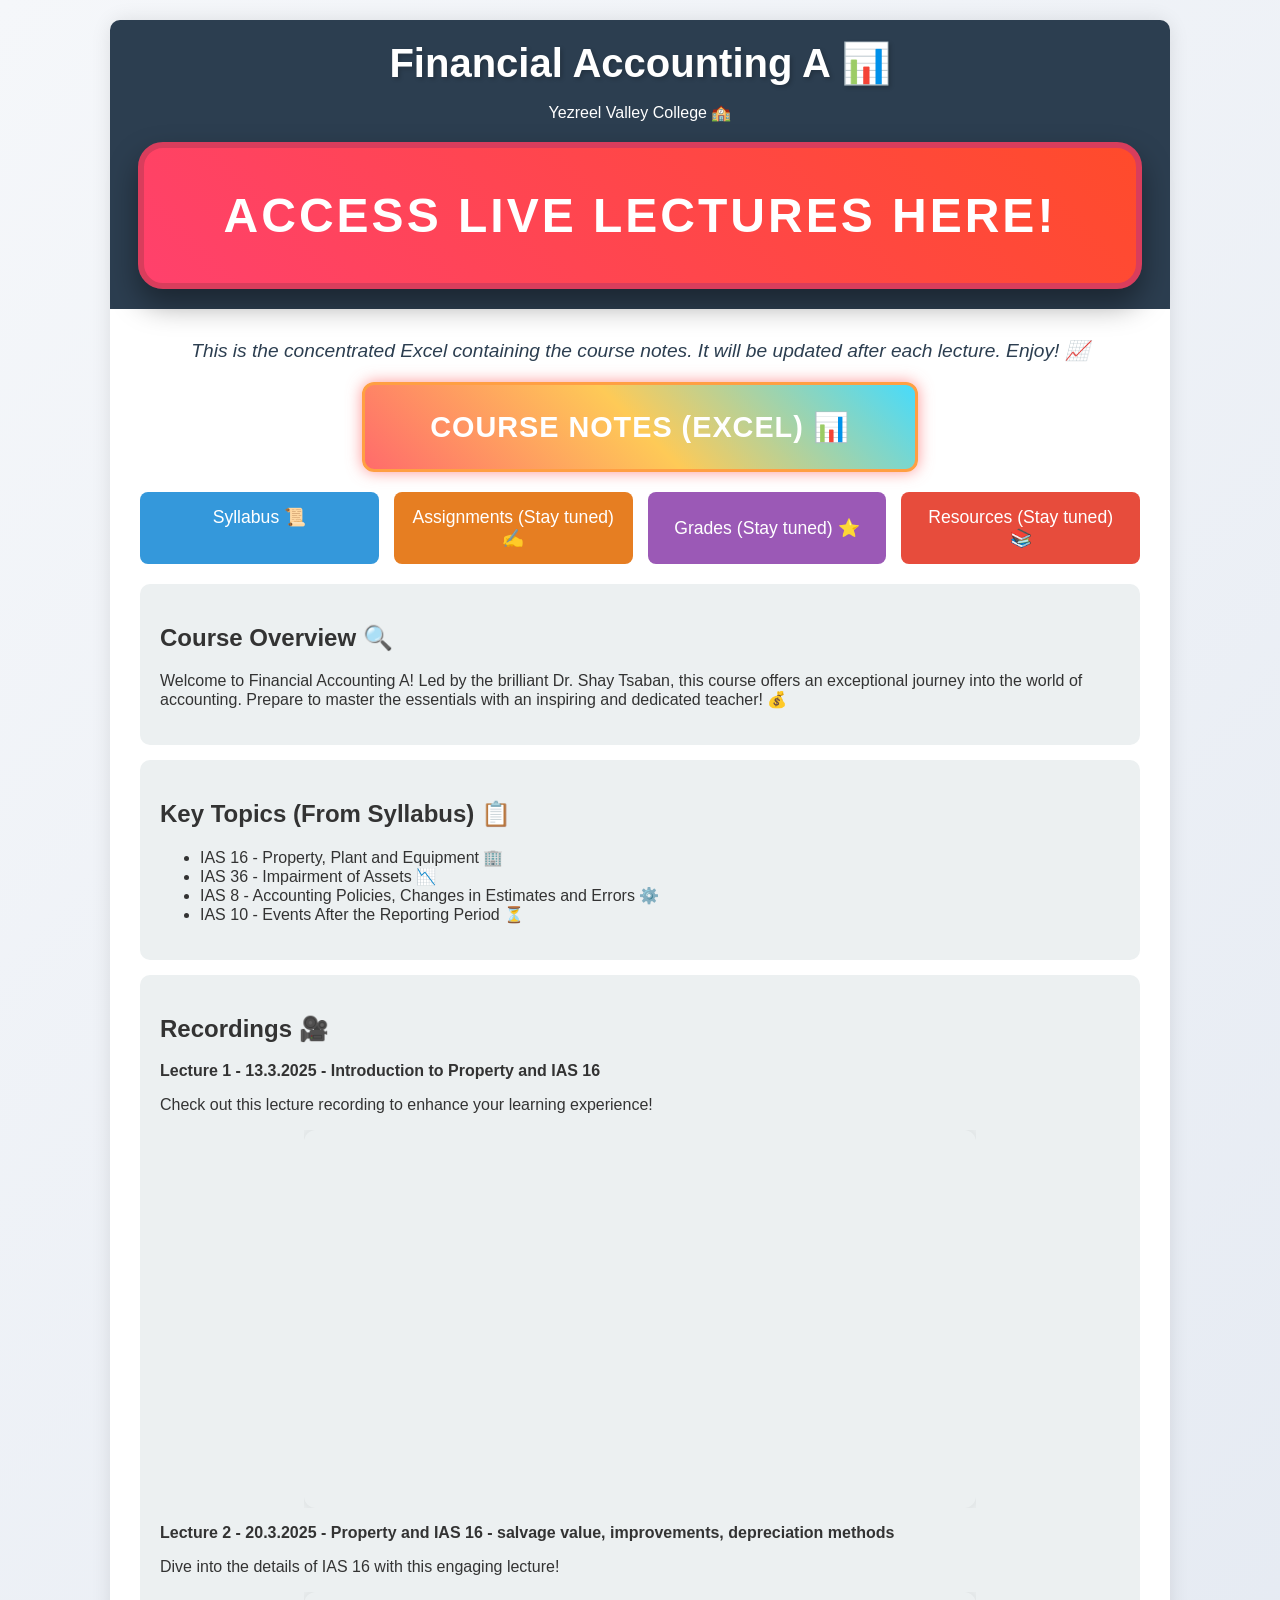
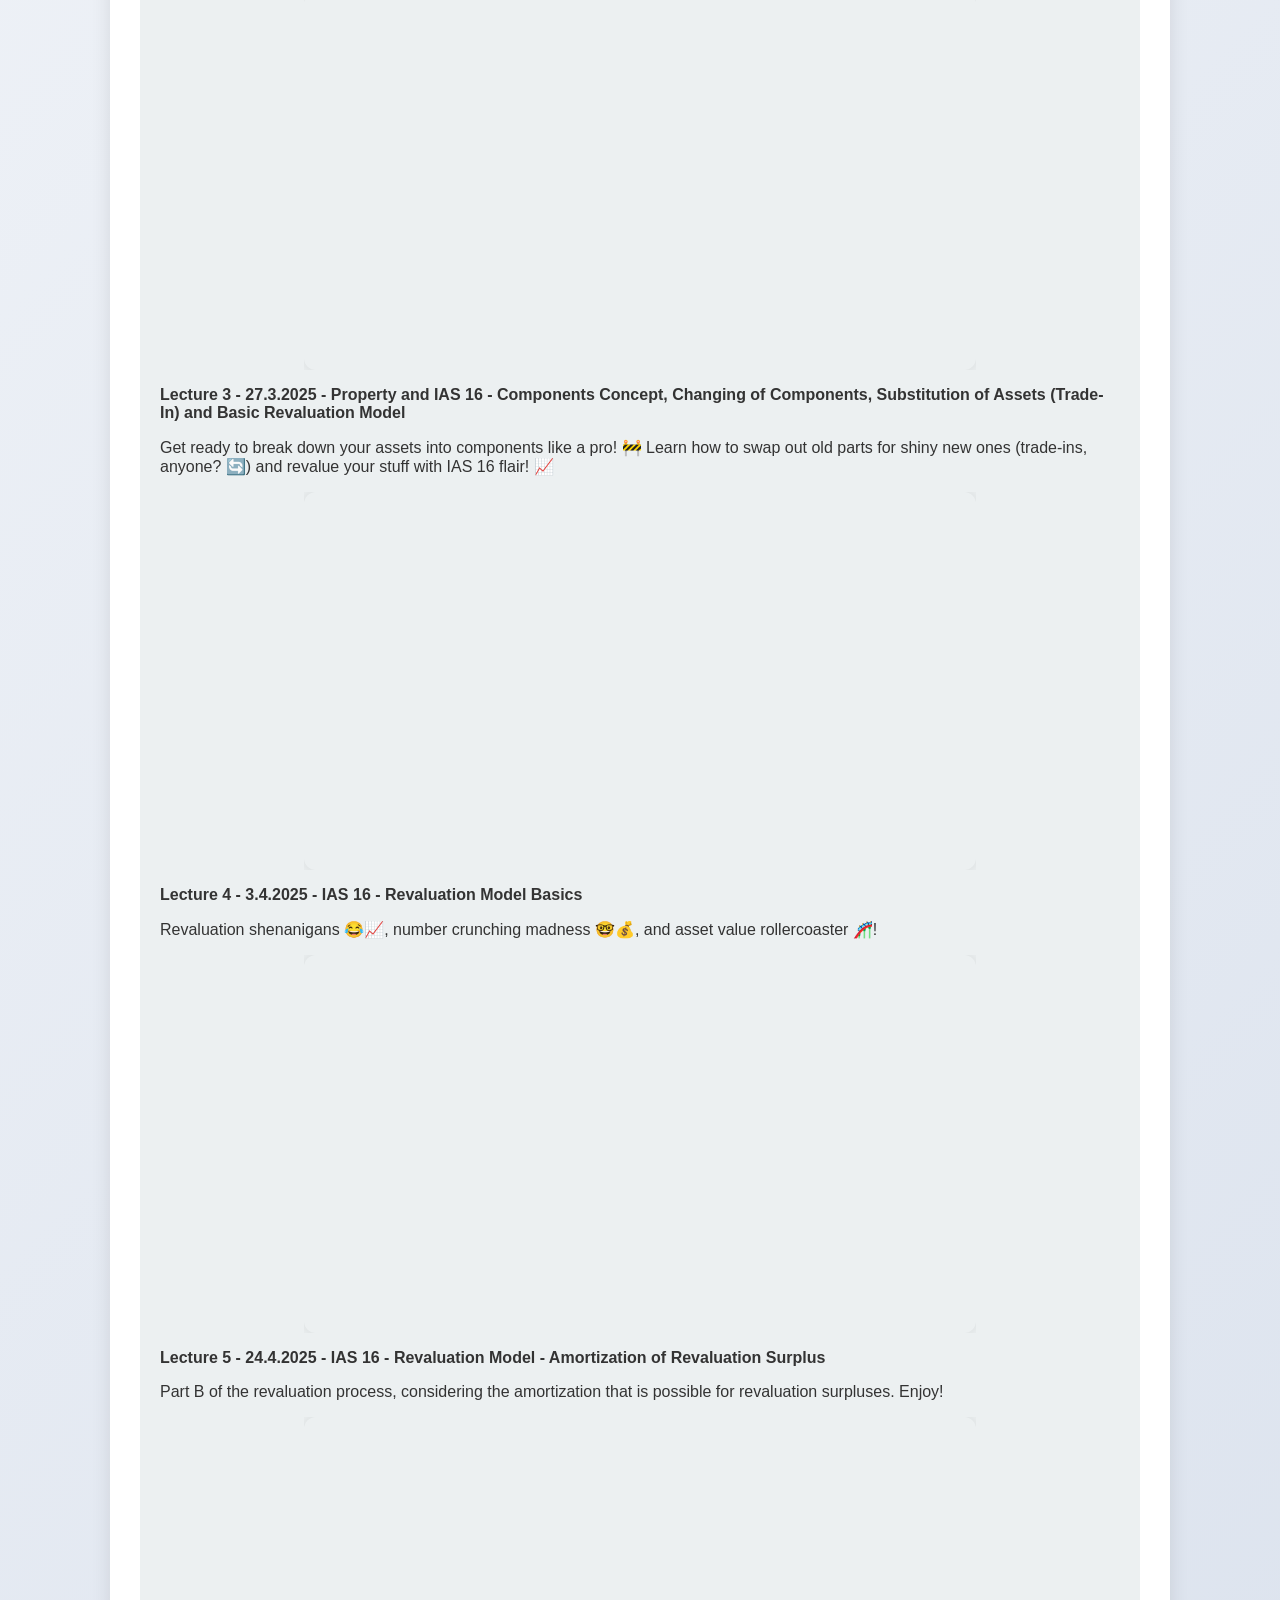
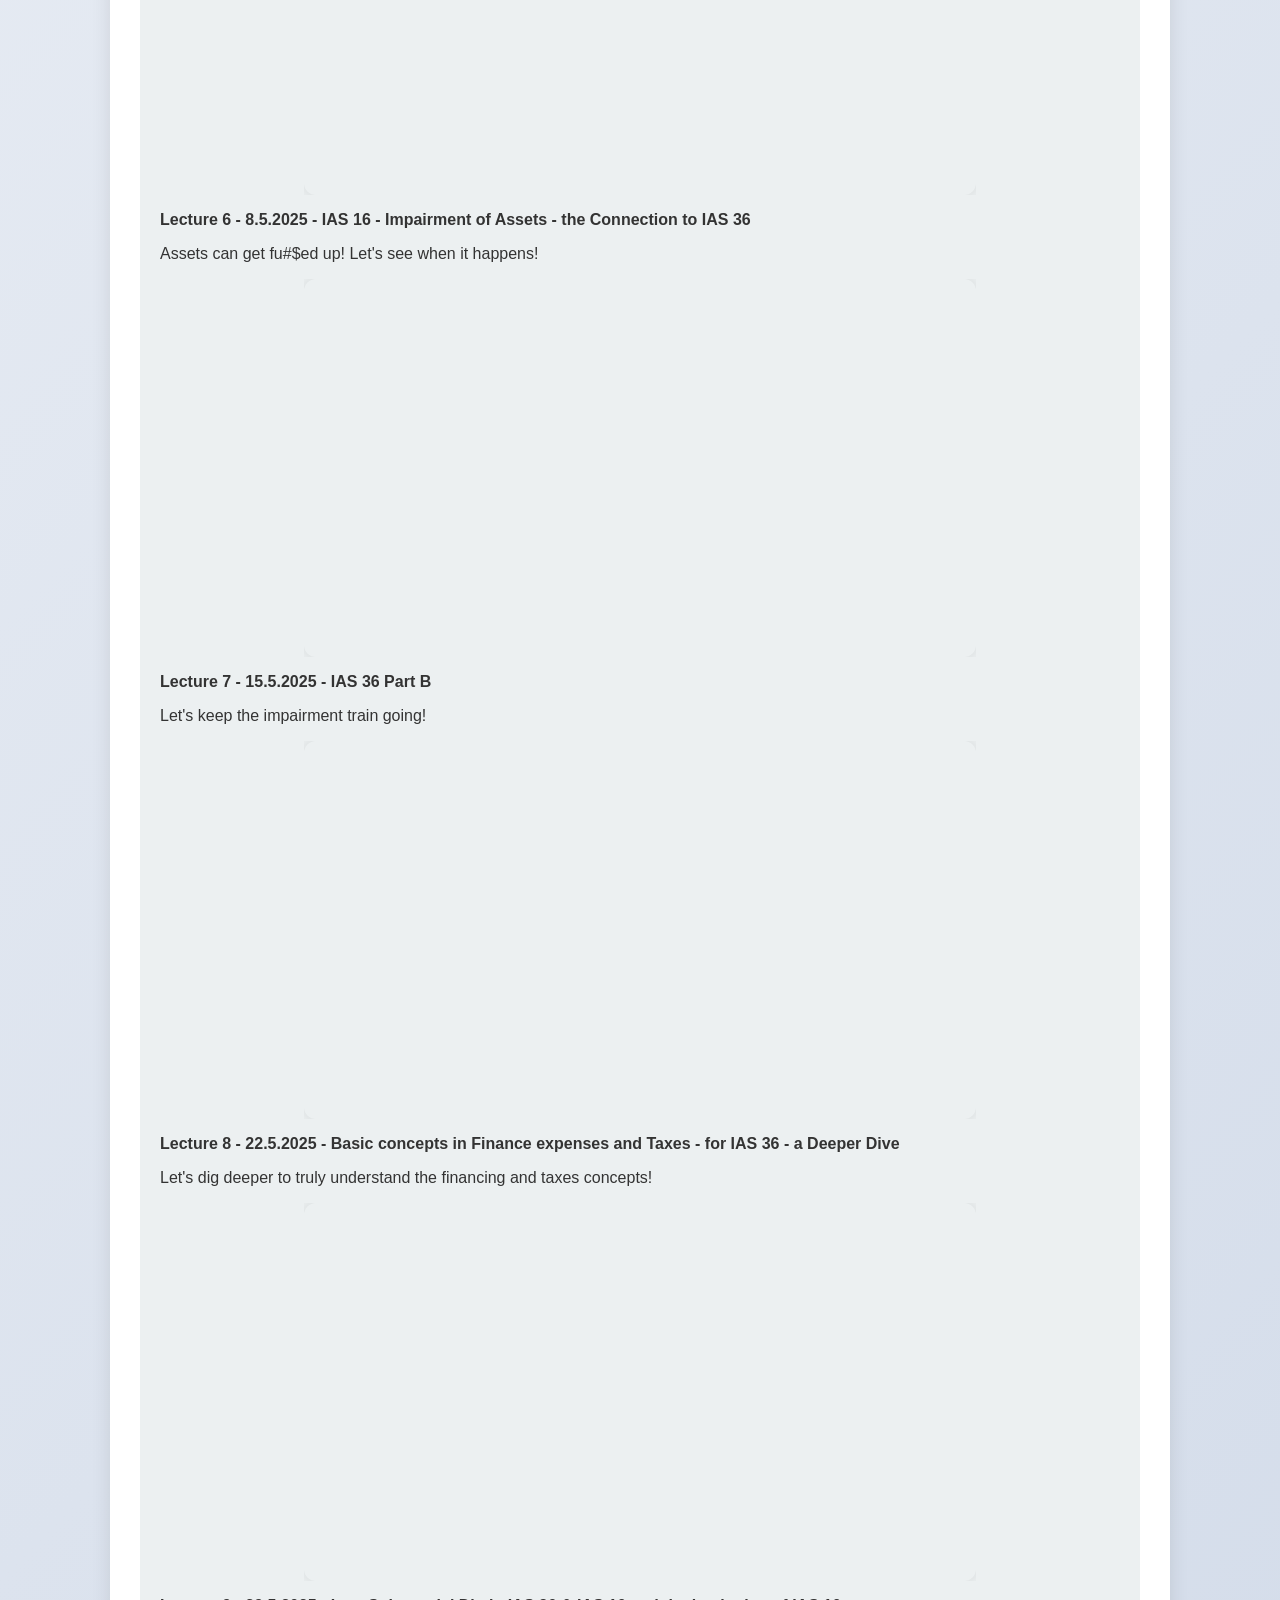
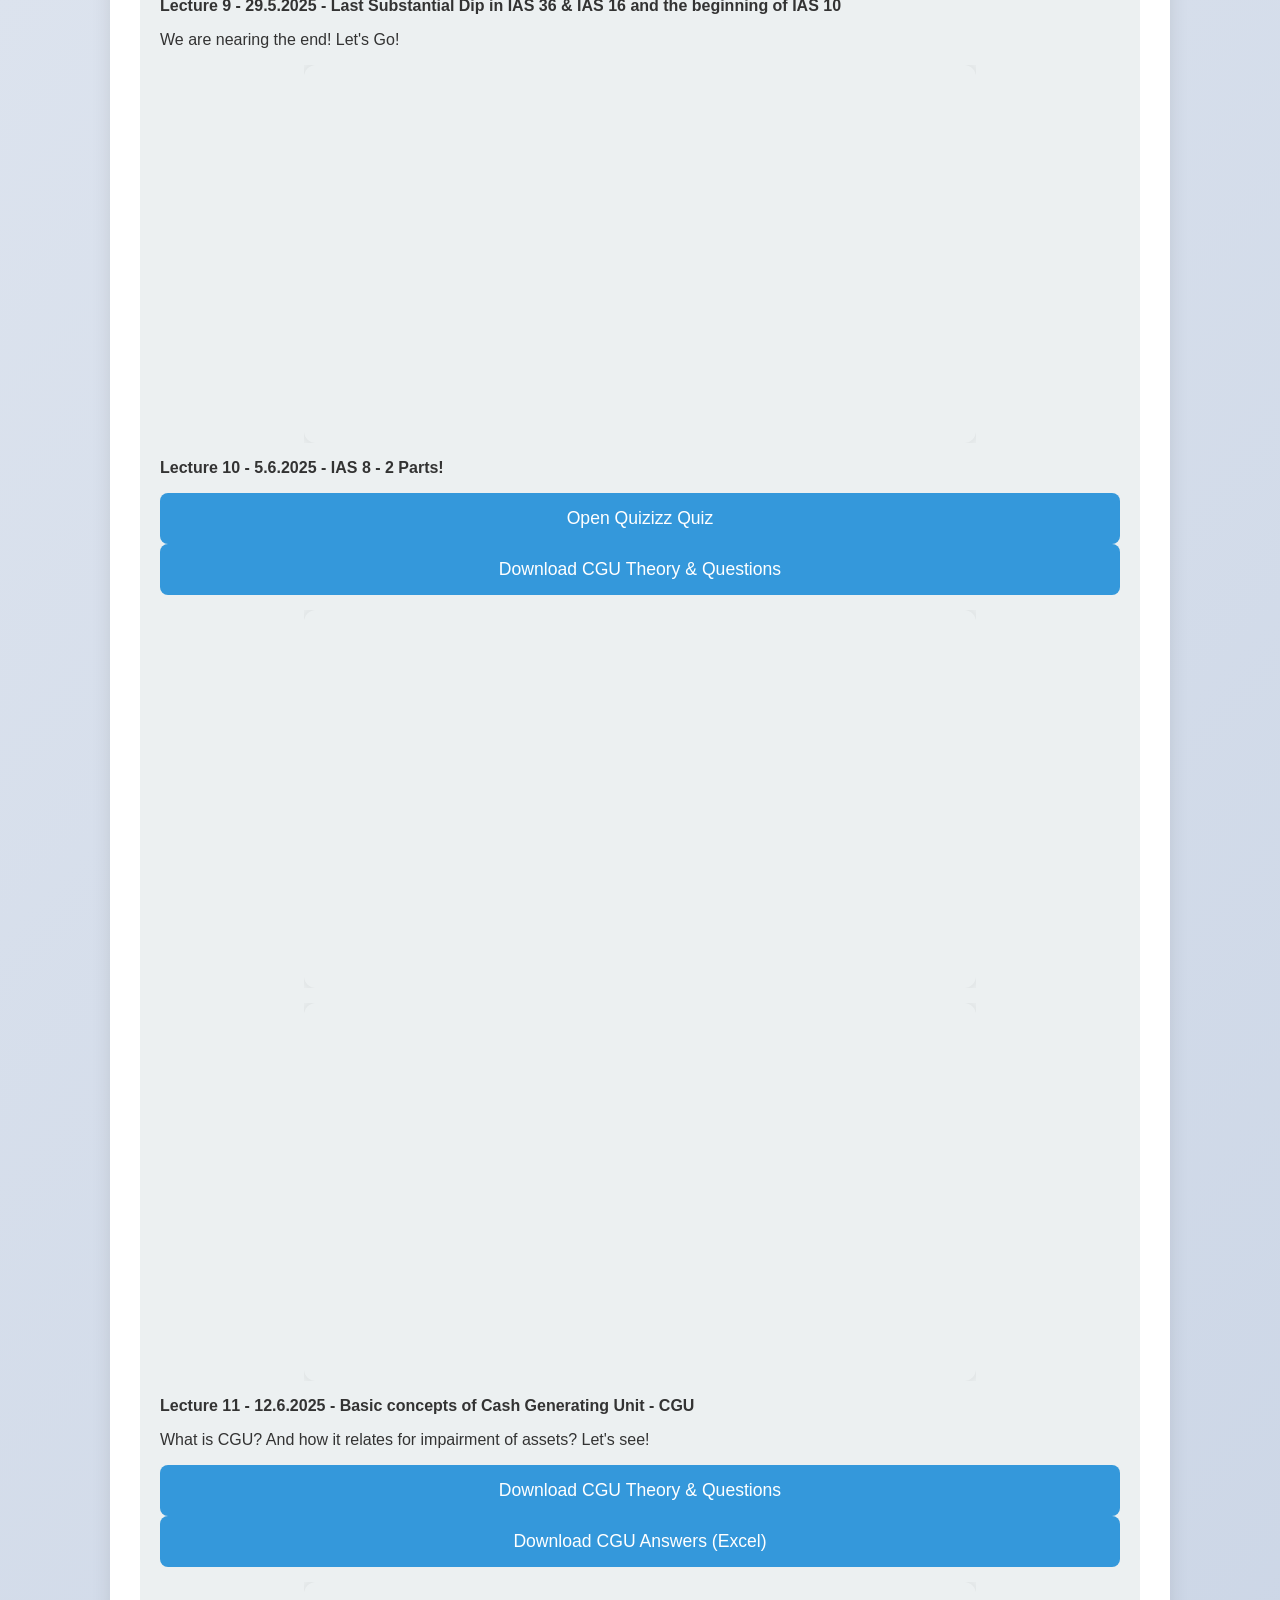
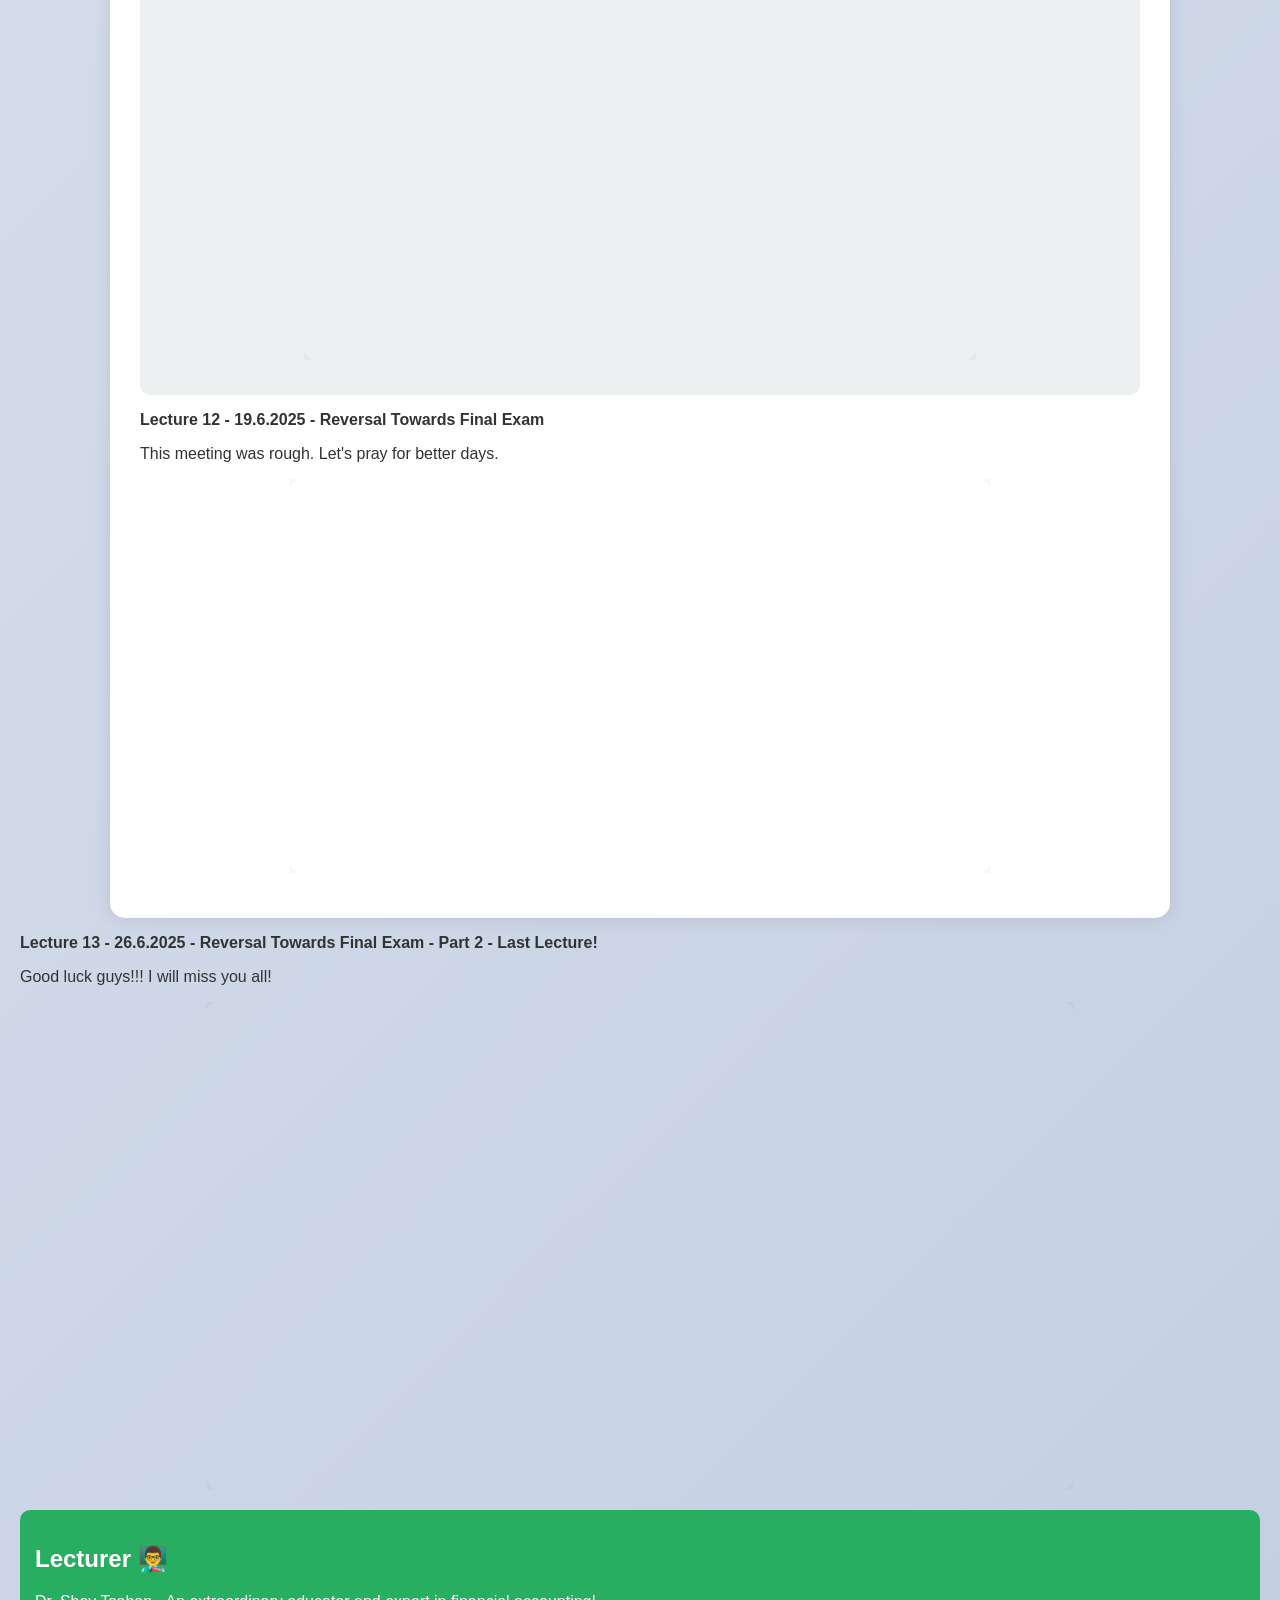
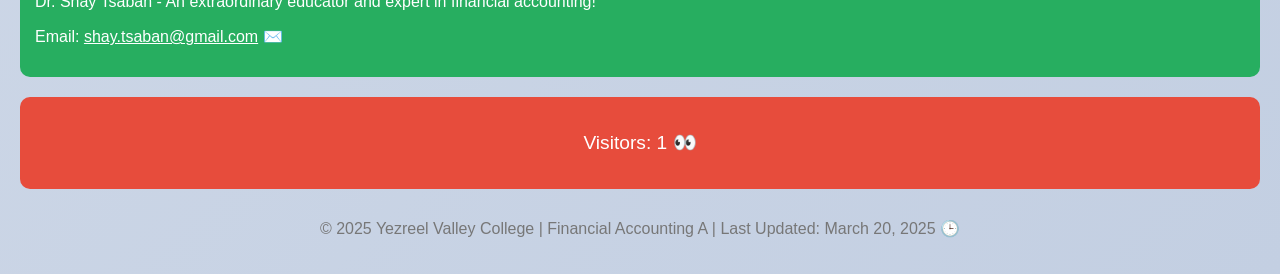
<file: index.html>
<!DOCTYPE html>
<html lang="en">
<head>
  <meta charset="UTF-8" />
  <meta name="viewport" content="width=device-width, initial-scale=1.0"/>
  <title>Financial Accounting A - Yezreel Valley College 📚</title>
  <style>
    body {
      font-family: 'Arial', sans-serif;
      background: linear-gradient(135deg, #f5f7fa 0%, #c3cfe2 100%);
      margin: 0;
      padding: 20px;
      color: #333;
      overflow-x: hidden;
    }
    .container {
      max-width: 1000px;
      margin: 0 auto;
      background: white;
      border-radius: 15px;
      box-shadow: 0 0 20px rgba(0,0,0,0.1);
      padding: 30px;
      animation: fadeIn 1s ease-in;
    }
    header {
      text-align: center;
      padding: 20px;
      background: #2c3e50;
      color: white;
      border-radius: 10px 10px 0 0;
      margin: -30px -30px 30px -30px;
      transition: box-shadow 0.3s ease;
    }
    header:hover {
      box-shadow: 0 0 20px rgba(44,62,80,0.8);
    }
    h1 {
      margin: 0;
      font-size: 2.5em;
      text-shadow: 2px 2px 4px rgba(0,0,0,0.2);
    }
    .button-grid {
      display: grid;
      grid-template-columns: repeat(auto-fit, minmax(200px, 1fr));
      gap: 15px;
      margin: 20px 0;
    }
    .btn {
      padding: 15px;
      border: none;
      border-radius: 8px;
      cursor: pointer;
      font-size: 1.1em;
      transition: all 0.3s ease;
      background: #3498db;
      color: white;
      text-decoration: none;
      display: block;
      text-align: center;
      position: relative;
      overflow: hidden;
    }
    .btn:hover {
      transform: translateY(-2px) rotate(2deg);
      box-shadow: 0 5px 15px rgba(0,0,0,0.2);
    }
    .btn::after {
      content: '';
      position: absolute;
      top: 50%;
      left: 50%;
      width: 0;
      height: 0;
      background: rgba(255,255,255,0.2);
      border-radius: 50%;
      transform: translate(-50%, -50%);
      transition: width 0.4s ease, height 0.4s ease;
    }
    .btn:hover::after {
      width: 200%;
      height: 200%;
    }
    .highlight-btn {
      padding: 25px;
      font-size: 1.8em;
      font-weight: bold;
      background: linear-gradient(45deg, #ff6b6b, #feca57, #48dbfb);
      border: 3px solid #ff9f43;
      border-radius: 12px;
      box-shadow: 0 0 15px rgba(255, 107, 107, 0.7);
      margin: 20px auto;
      max-width: 500px;
      text-transform: uppercase;
      letter-spacing: 1px;
      transition: all 0.3s ease;
    }
    .highlight-btn:hover {
      transform: scale(1.05) rotate(1deg);
      box-shadow: 0 0 25px rgba(255, 107, 107, 0.9);
    }
    .category {
      background: #ecf0f1;
      padding: 20px;
      border-radius: 10px;
      margin: 15px 0;
      transition: all 0.3s ease;
    }
    .category:hover {
      background: #dfe6e9;
      transform: translateX(5px);
    }
    .lecturer-info {
      background: #27ae60;
      color: white;
      padding: 15px;
      border-radius: 10px;
      margin-top: 20px;
      transition: all 0.3s ease;
    }
    .lecturer-info:hover {
      box-shadow: 0 0 15px rgba(39, 174, 96, 0.7);
    }
    .counter {
      text-align: center;
      padding: 15px;
      background: #e74c3c;
      color: white;
      border-radius: 10px;
      margin-top: 20px;
      font-size: 1.2em;
      transition: all 0.3s ease;
    }
    .counter:hover {
      transform: scale(1.05);
    }
    footer {
      text-align: center;
      margin-top: 30px;
      color: #777;
      transition: all 0.3s ease;
    }
    footer:hover {
      color: #555;
    }
    .excel-note {
      margin: 15px 0;
      font-style: italic;
      color: #2c3e50;
      font-size: 1.2em;
      text-align: center;
      transition: all 0.3s ease;
    }
    .excel-note:hover {
      color: #1abc9c;
    }
    .video-container {
      position: relative;
      width: 70%;
      margin: 15px auto;
      padding-bottom: 39.375%;
      height: 0;
      overflow: hidden;
      transition: transform 0.3s ease;
    }
    .video-container:hover {
      transform: scale(1.02);
    }
    .video-container iframe {
      position: absolute;
      top: 0;
      left: 0;
      width: 100%;
      height: 100%;
      border-radius: 12px;
      box-shadow: 0 0 15px rgba(0,0,0,0.1);
    }
    @keyframes fadeIn {
      from { opacity: 0; }
      to { opacity: 1; }
    }

    /* New styles for the large, bold, animated button */
    .live-lectures-button-container {
      margin-top: 20px; /* Add some space below the title */
      text-align: center;
    }

    .live-lectures-button {
      display: inline-block;
      padding: 40px 80px; /* Very large padding */
      font-size: 3em; /* Very large font size */
      font-weight: 900; /* Very bold */
      background: linear-gradient(45deg, #ff416c, #ff4b2b); /* Vibrant red-orange gradient */
      color: white;
      border: 6px solid #d93d5c; /* Thicker, darker border */
      border-radius: 25px; /* More rounded corners */
      text-decoration: none;
      box-shadow: 0 15px 30px rgba(0, 0, 0, 0.4); /* Larger, more prominent shadow */
      transition: all 0.4s cubic-bezier(.25,.8,.25,1); /* Smooth and more animated transition */
      text-transform: uppercase;
      letter-spacing: 3px;
      animation: pulsate 1.5s infinite alternate; /* Pulsating animation */
    }

    .live-lectures-button:hover {
      transform: translateY(-8px) scale(1.03); /* More pronounced lift and scale on hover */
      box-shadow: 0 20px 40px rgba(0, 0, 0, 0.6); /* Even larger shadow on hover */
      background: linear-gradient(45deg, #ff4b2b, #ff416c); /* Subtle gradient shift on hover */
    }

    @keyframes pulsate {
      0% {
        transform: scale(1);
        box-shadow: 0 15px 30px rgba(0, 0, 0, 0.4);
      }
      100% {
        transform: scale(1.02);
        box-shadow: 0 20px 40px rgba(0, 0, 0, 0.6);
      }
    }
  </style>
</head>
<body>
  <div class="container">
    <header>
      <h1>Financial Accounting A 📊</h1>
      <p>Yezreel Valley College 🏫</p>
      <div class="live-lectures-button-container">
        <a href="https://yvc-ac-il.zoom.us/j/6302238641?omn=84966431290" class="live-lectures-button" target="_blank">ACCESS LIVE LECTURES HERE!</a>
      </div>
    </header>

    <div class="excel-note">
      This is the concentrated Excel containing the course notes. It will be updated after each lecture. Enjoy! 📈
    </div>
    <a href="https://github.com/shaytsaban/YVCFinAccA/raw/main/Course%20Notes%20-%20YVC%20Fin%20A%20-%202025%20B.xlsx" class="btn highlight-btn">Course Notes (Excel) 📊</a>

    <div class="button-grid">
      <a href="https://github.com/shaytsaban/YVCFinAccA/raw/main/Financial%20Accounting%20A%20-%20Syllabus.pdf" class="btn">Syllabus 📜</a>
      <button class="btn" style="background: #e67e22" onclick="alert('Stay tuned!')">Assignments (Stay tuned) ✍️</button>
      <button class="btn" style="background: #9b59b6" onclick="alert('Stay tuned!')">Grades (Stay tuned) ⭐</button>
      <button class="btn" style="background: #e74c3c" onclick="alert('Stay tuned!')">Resources (Stay tuned) 📚</button>
    </div>

    <div class="category">
      <h2>Course Overview 🔍</h2>
      <p>Welcome to Financial Accounting A! Led by the brilliant Dr. Shay Tsaban, this course offers an exceptional journey into the world of accounting. Prepare to master the essentials with an inspiring and dedicated teacher! 💰</p>
    </div>

    <div class="category">
      <h2>Key Topics (From Syllabus) 📋</h2>
      <ul>
        <li>IAS 16 - Property, Plant and Equipment 🏢</li>
        <li>IAS 36 - Impairment of Assets 📉</li>
        <li>IAS 8 - Accounting Policies, Changes in Estimates and Errors ⚙️</li>
        <li>IAS 10 - Events After the Reporting Period ⏳</li>
      </ul>
    </div>

    <div class="category">
      <h2>Recordings 🎥</h2>

      <p><strong>Lecture 1 - 13.3.2025 - Introduction to Property and IAS 16</strong></p>
      <p>Check out this lecture recording to enhance your learning experience!</p>
      <div class="video-container"><iframe src="https://www.youtube.com/embed/DMWg-SrPpmc" frameborder="0" allowfullscreen></iframe></div>

      <p><strong>Lecture 2 - 20.3.2025 - Property and IAS 16 - salvage value, improvements, depreciation methods</strong></p>
      <p>Dive into the details of IAS 16 with this engaging lecture!</p>
      <div class="video-container"><iframe src="https://www.youtube.com/embed/LKuo5WRTrh8" frameborder="0" allowfullscreen></iframe></div>

      <p><strong>Lecture 3 - 27.3.2025 - Property and IAS 16 - Components Concept, Changing of Components, Substitution of Assets (Trade-In) and Basic Revaluation Model</strong></p>
      <p>Get ready to break down your assets into components like a pro! 🚧 Learn how to swap out old parts for shiny new ones (trade-ins, anyone? 🔄) and revalue your stuff with IAS 16 flair! 📈</p>
      <div class="video-container"><iframe src="https://www.youtube.com/embed/6YOSaDskgyI" frameborder="0" allowfullscreen></iframe></div>

      <p><strong>Lecture 4 - 3.4.2025 - IAS 16 - Revaluation Model Basics</strong></p>
      <p>Revaluation shenanigans 😂📈, number crunching madness 🤓💰, and asset value rollercoaster 🎢!</p>
      <div class="video-container"><iframe src="https://www.youtube.com/embed/mf5O8areWRs" frameborder="0" allowfullscreen></iframe></div>

      <p><strong>Lecture 5 - 24.4.2025 - IAS 16 - Revaluation Model - Amortization of Revaluation Surplus</strong></p>
      <p>Part B of the revaluation process, considering the amortization that is possible for revaluation surpluses. Enjoy!</p>
      <div class="video-container"><iframe src="https://www.youtube.com/embed/5jWdg-n2x0E" frameborder="0" allowfullscreen></iframe></div>

      <p><strong>Lecture 6 - 8.5.2025 - IAS 16 - Impairment of Assets - the Connection to IAS 36</strong></p>
      <p>Assets can get fu#$ed up! Let's see when it happens!</p>
      <div class="video-container"><iframe src="https://www.youtube.com/embed/Y8Tw2hZIz34" frameborder="0" allowfullscreen></iframe></div>

      <p><strong>Lecture 7 - 15.5.2025 - IAS 36 Part B</strong></p>
      <p>Let's keep the impairment train going!</p>
      <div class="video-container"><iframe src="https://www.youtube.com/embed/BpLoh9Jkvlc" frameborder="0" allowfullscreen></iframe></div>

      <p><strong>Lecture 8 - 22.5.2025 - Basic concepts in Finance expenses and Taxes - for IAS 36 - a Deeper Dive</strong></p>
      <p>Let's dig deeper to truly understand the financing and taxes concepts!</p>
      <div class="video-container"><iframe src="https://www.youtube.com/embed/7ZWFU-voS34" frameborder="0" allowfullscreen></iframe></div>

      <p><strong>Lecture 9 - 29.5.2025 - Last Substantial Dip in IAS 36 & IAS 16 and the beginning of IAS 10</strong></p>
      <p>We are nearing the end! Let's Go!</p>
      <div class="video-container"><iframe src="https://www.youtube.com/embed/iEgC9aA9f6A" frameborder="0" allowfullscreen></iframe></div>

      <p><strong>Lecture 10 - 5.6.2025 - IAS 8 - 2 Parts! </strong></p>
      <a href="https://quizizz.com/join?gc=230262&source=liveDashboard" class="btn" target="_blank">Open Quizizz Quiz</a>
      <a href="https://github.com/shaytsaban/YVCFinAccA/raw/main/Theory Meeting 10 5.6.2025.docx" class="btn" download>Download CGU Theory & Questions</a>
      <div class="video-container"><iframe src="https://www.youtube.com/embed/INJjMgP4pvA" frameborder="0" allowfullscreen></iframe></div>
      <div class="video-container"><iframe src="https://www.youtube.com/embed/wPG4F3Z34IE" frameborder="0" allowfullscreen></iframe></div>

      <p><strong>Lecture 11 - 12.6.2025 - Basic concepts of Cash Generating Unit - CGU</strong></p>
      <p>What is CGU? And how it relates for impairment of assets? Let's see!</p>
      <a href="https://github.com/shaytsaban/YVCFinAccA/raw/main/Cash%20Generating%20Unit%20-%20Theory%20and%20Questions%202025%20B.pdf" class="btn" download>Download CGU Theory & Questions</a>
      <a href="https://github.com/shaytsaban/YVCFinAccA/raw/main/Cash%20Generating%20Unit%20-%20ANS%20-%202025%20B.xlsx" class="btn" download>Download CGU Answers (Excel)</a>
      <div class="video-container"><iframe src="https://www.youtube.com/embed/0mB-JazwRTM" frameborder="0" allowfullscreen></iframe></div>
    </div>

      <p><strong>Lecture 12 - 19.6.2025 - Reversal Towards Final Exam </strong></p>
      <p>This meeting was rough. Let's pray for better days.</p>
      <div class="video-container"><iframe src="https://www.youtube.com/embed/qb38cLC2Dgk" frameborder="0" allowfullscreen></iframe></div>
    </div>

      <p><strong>Lecture 13 - 26.6.2025 - Reversal Towards Final Exam - Part 2 - Last Lecture! </strong></p>
      <p>Good luck guys!!! I will miss you all! </p>
      <div class="video-container"><iframe src="https://www.youtube.com/embed/Ku_yHxEXJSo" frameborder="0" allowfullscreen></iframe></div>
    </div>

    <div class="lecturer-info">
      <h2>Lecturer 👨‍🏫</h2>
      <p>Dr. Shay Tsaban - An extraordinary educator and expert in financial accounting!</p>
      <p>Email: <a href="mailto:shay.tsaban@gmail.com" style="color: #fff; text-decoration: underline;">shay.tsaban@gmail.com</a> ✉️</p>
    </div>

    <div class="counter">
      <p>Visitors: <span id="visitCount">0</span> 👀</p>
    </div>
  </div>

  <footer>
    <p>© 2025 Yezreel Valley College | Financial Accounting A | Last Updated: March 20, 2025 🕒</p>
  </footer>

  <script>
    function updateVisitCount() {
      let visits = parseInt(sessionStorage.getItem('visitCount')) || 0;
      if (!sessionStorage.getItem('visited')) {
        visits++;
        sessionStorage.setItem('visitCount', visits);
        sessionStorage.setItem('visited', 'true');
      }
      document.getElementById('visitCount').textContent = visits;
    }
    window.addEventListener('unload', () => {
      sessionStorage.removeItem('visited');
    });
    window.onload = updateVisitCount;

    const buttons = document.querySelectorAll('.btn');
    buttons.forEach(btn => {
      btn.addEventListener('click', () => {
        btn.style.transform = 'scale(0.95) rotate(2deg)';
        setTimeout(() => {
          btn.style.transform = 'scale(1)';
        }, 100);
      });
    });
  </script>
</body>
</html>
</file>
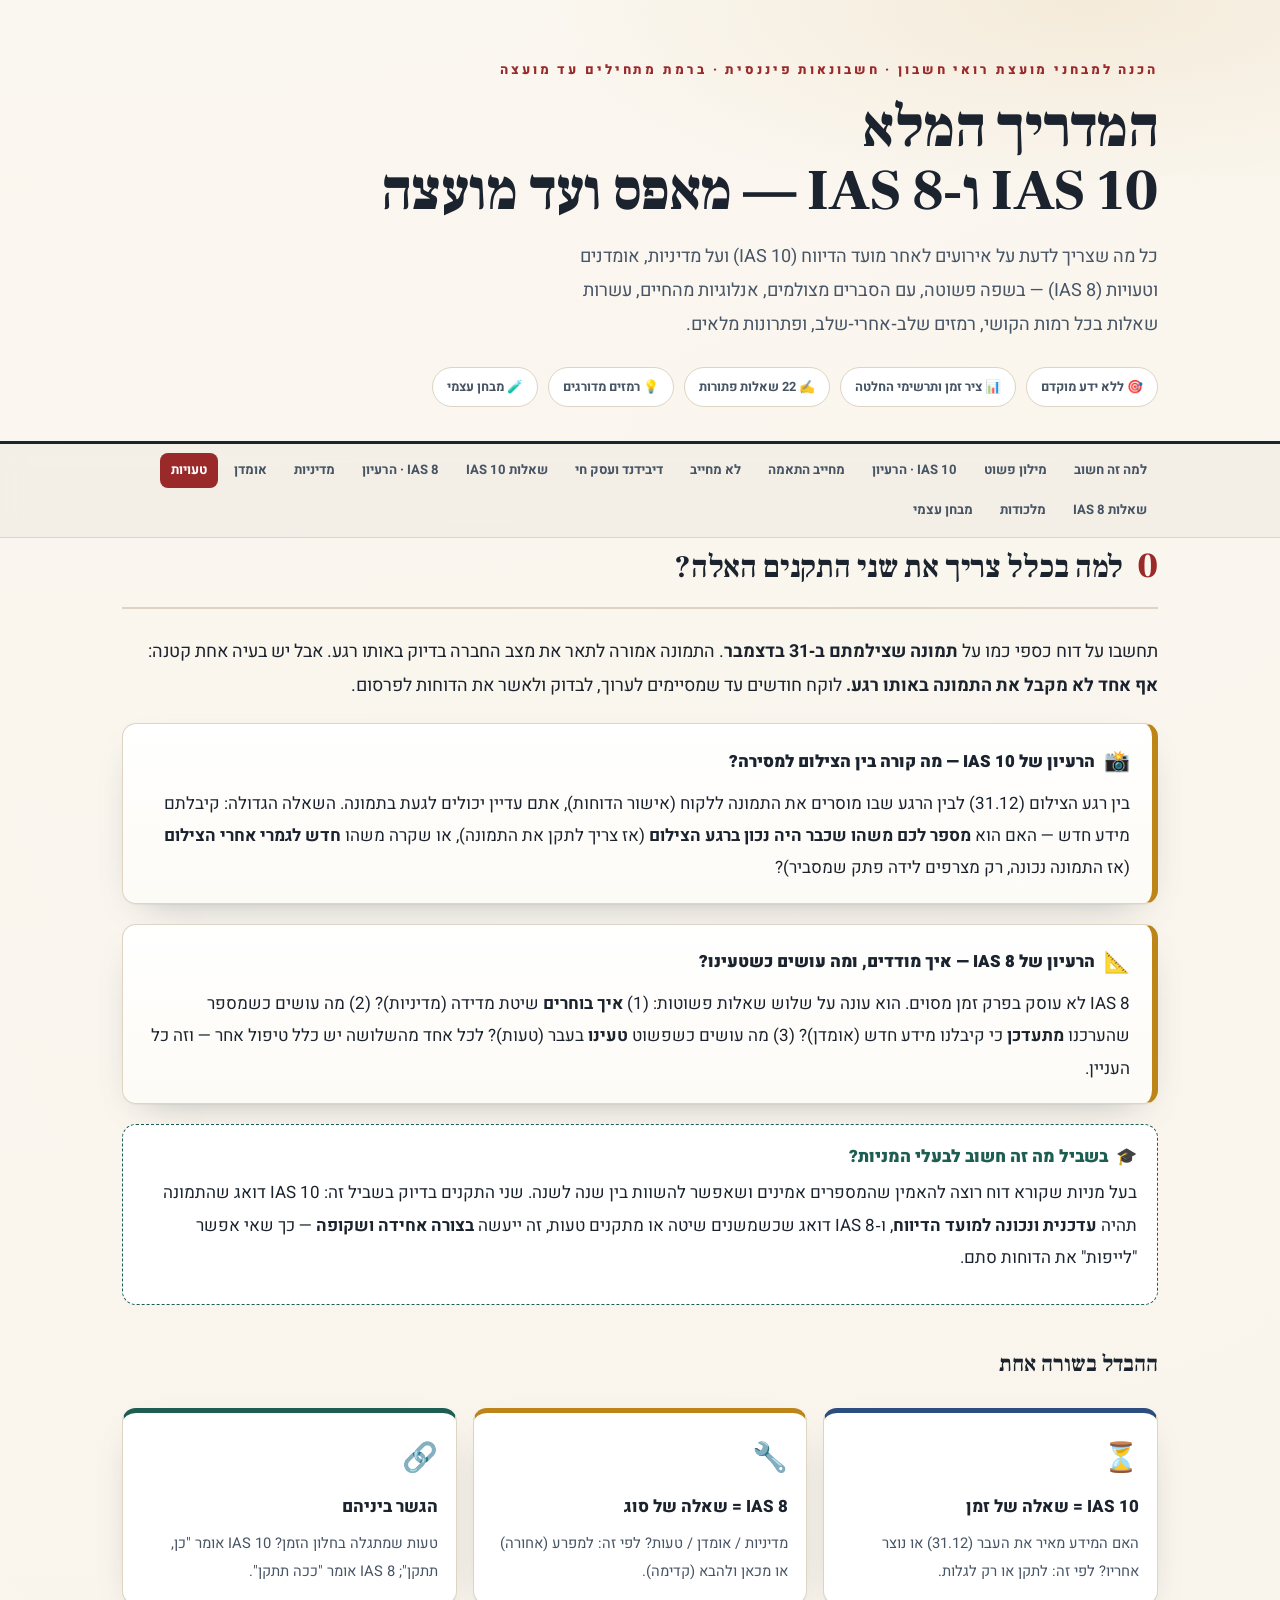
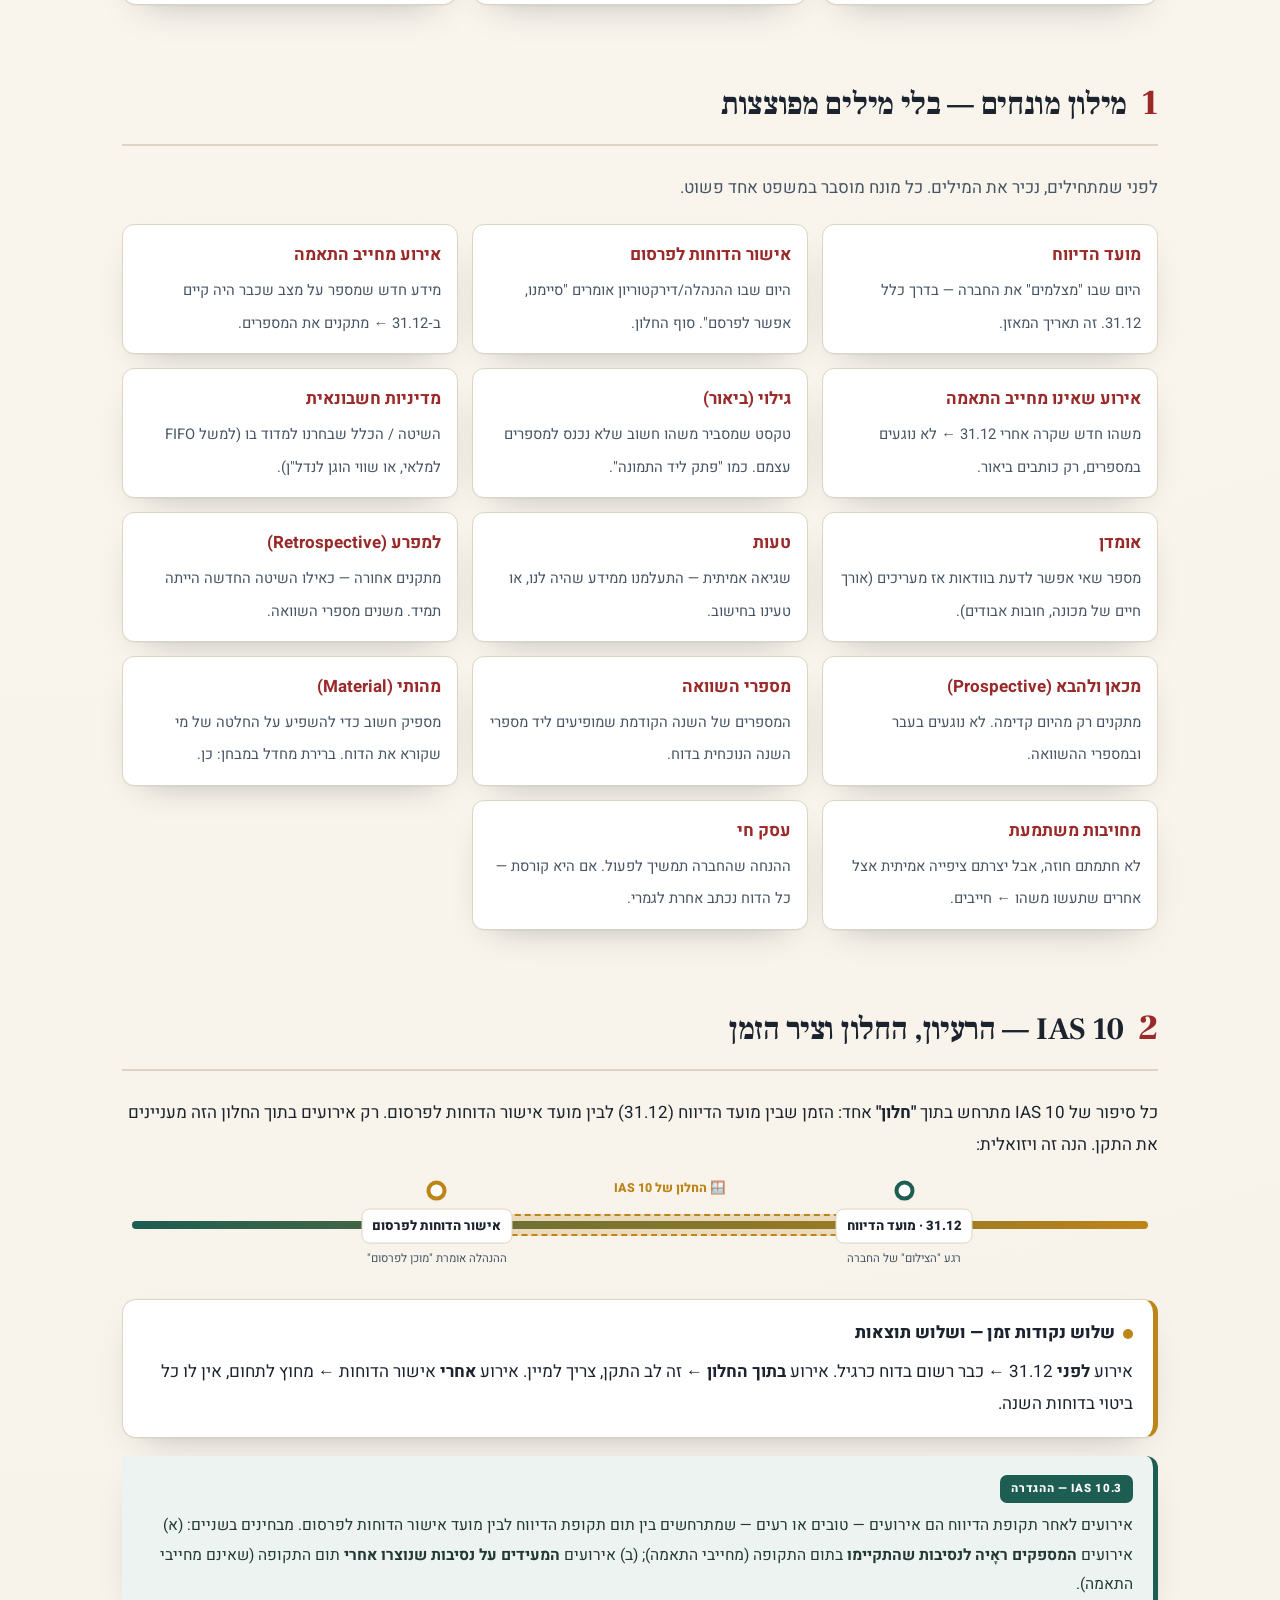
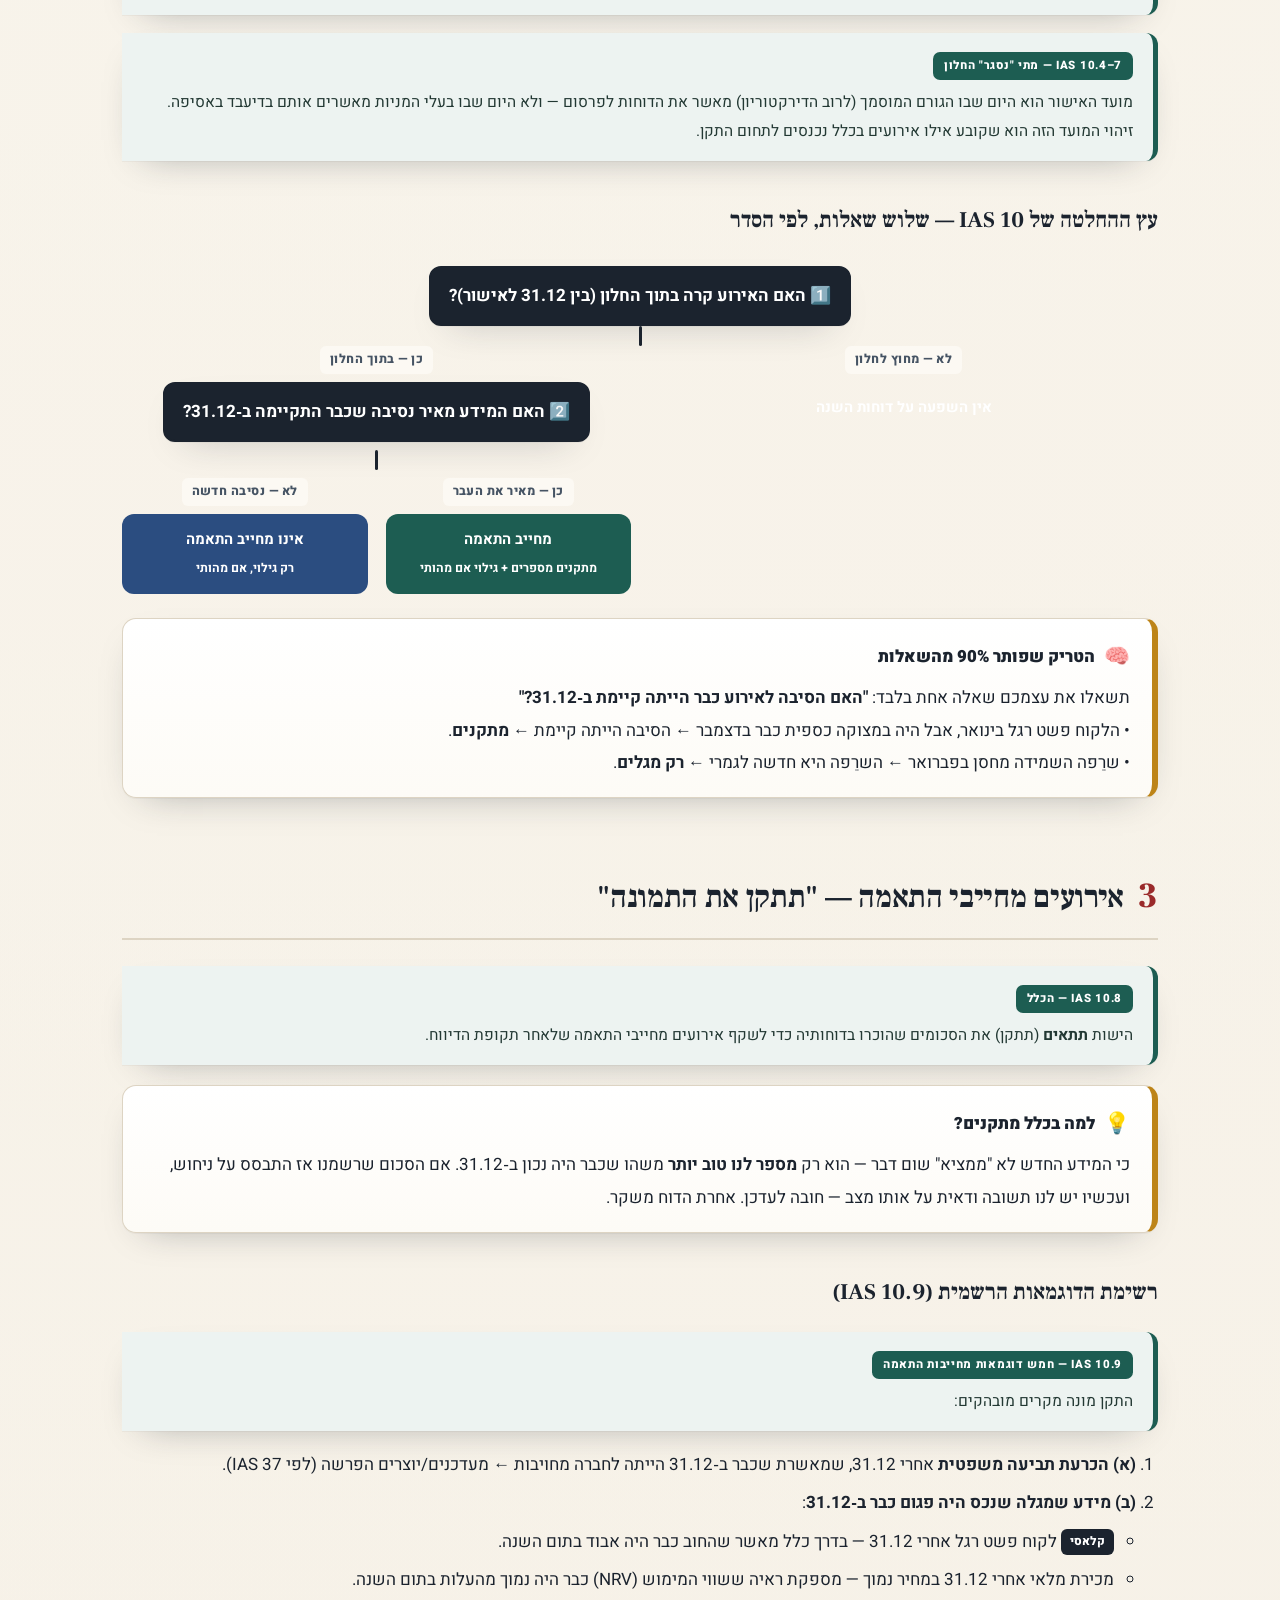
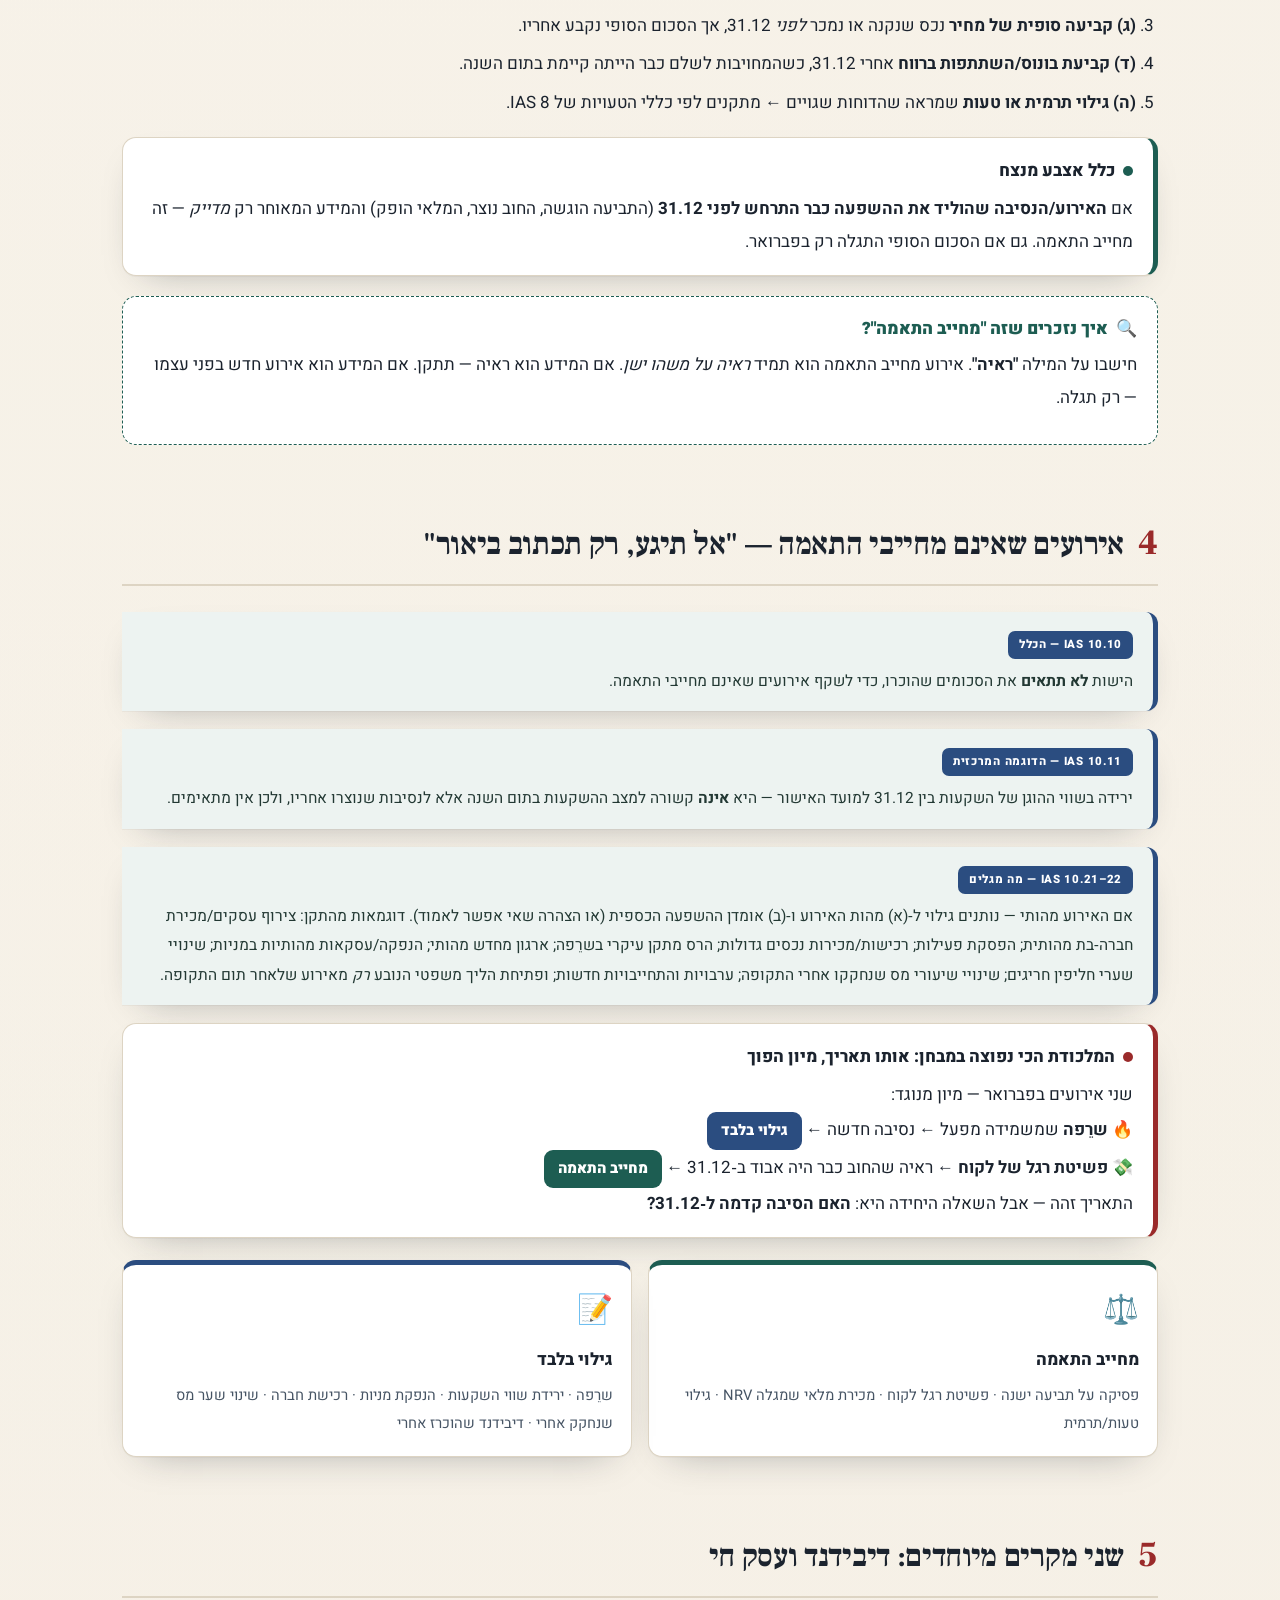
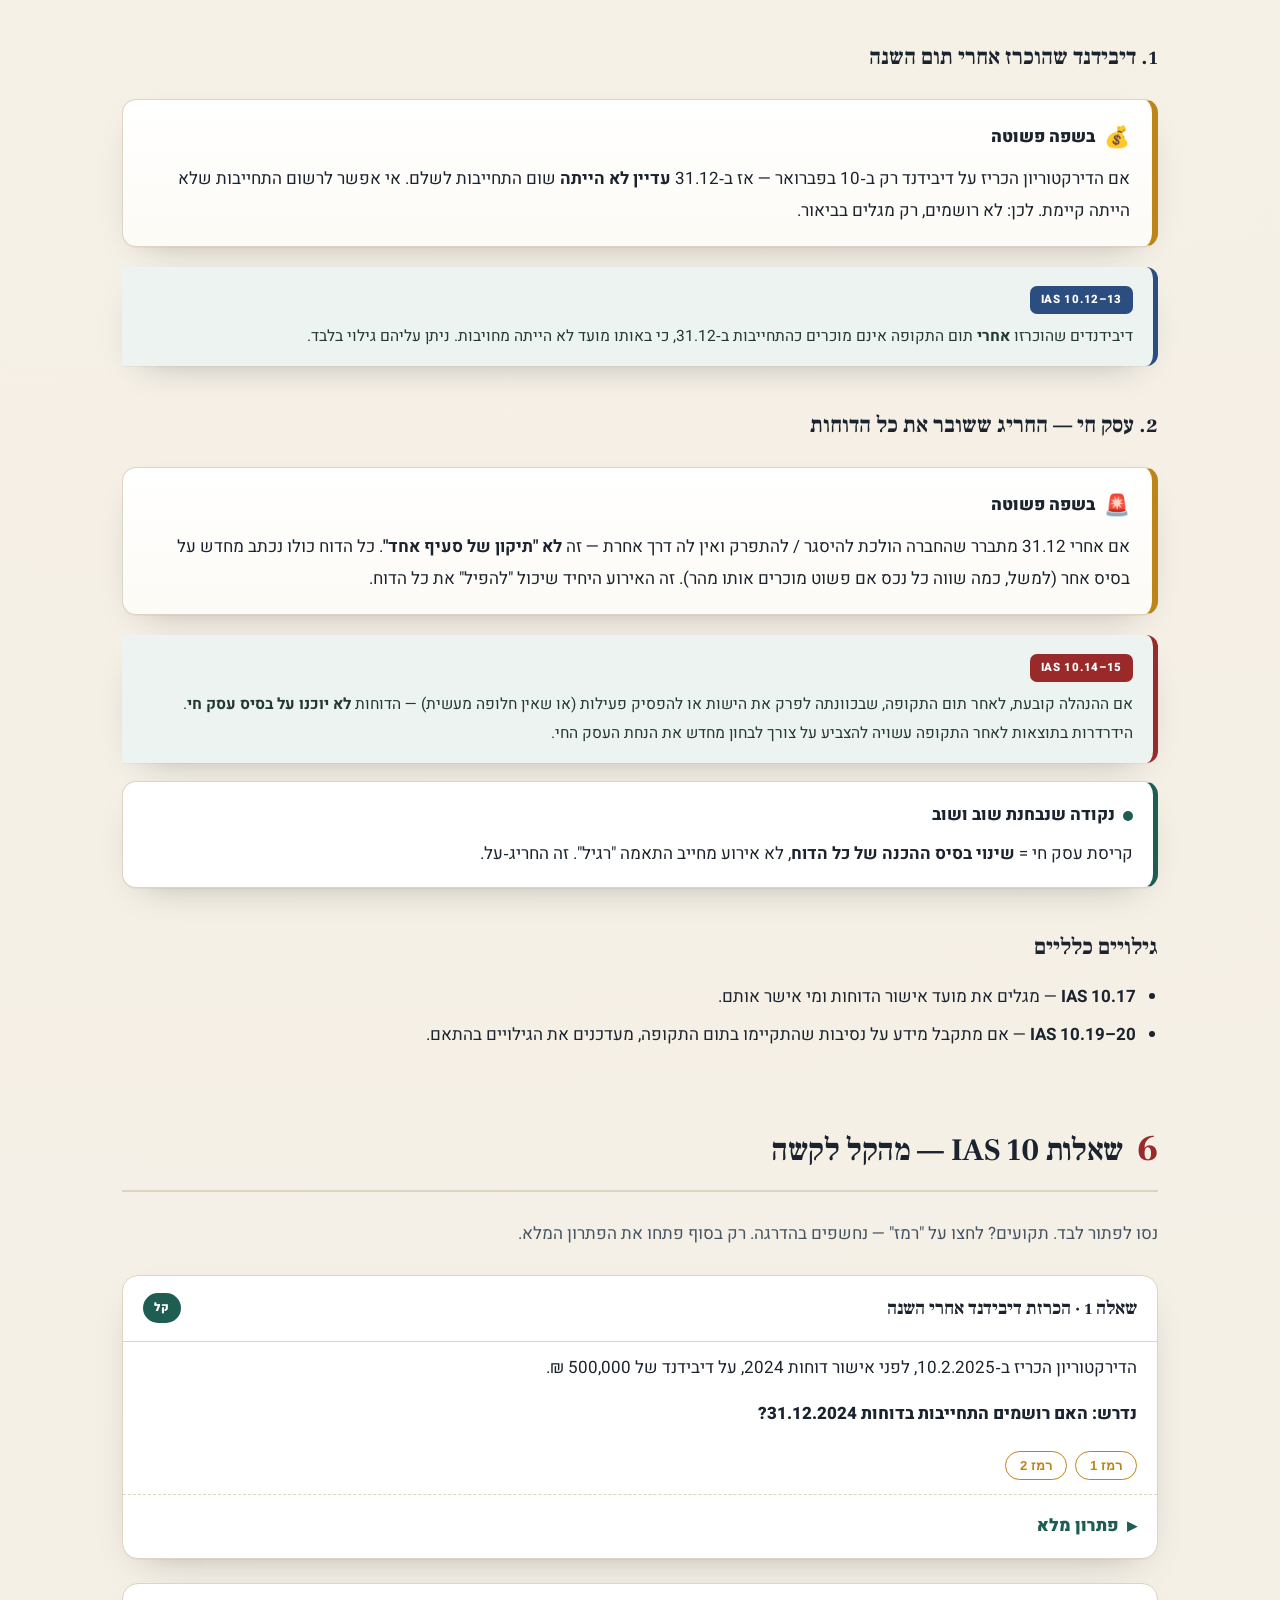
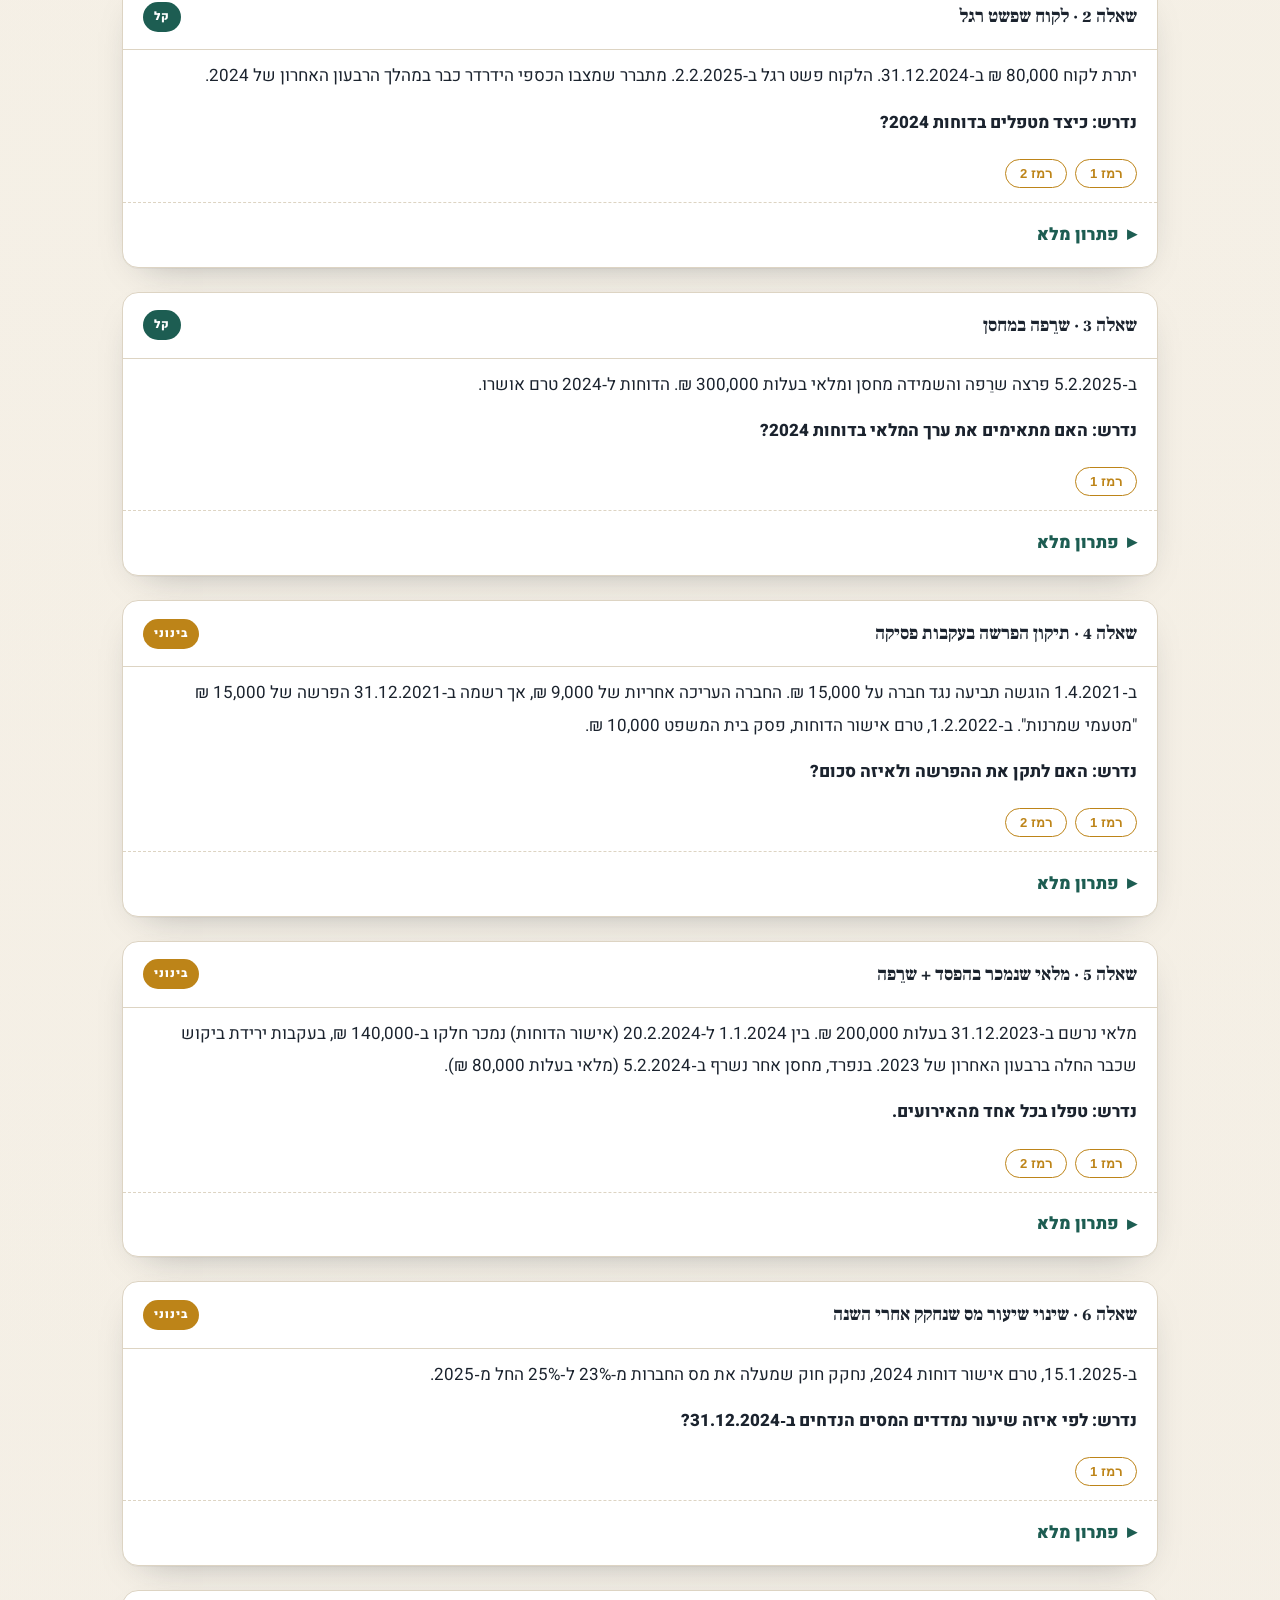
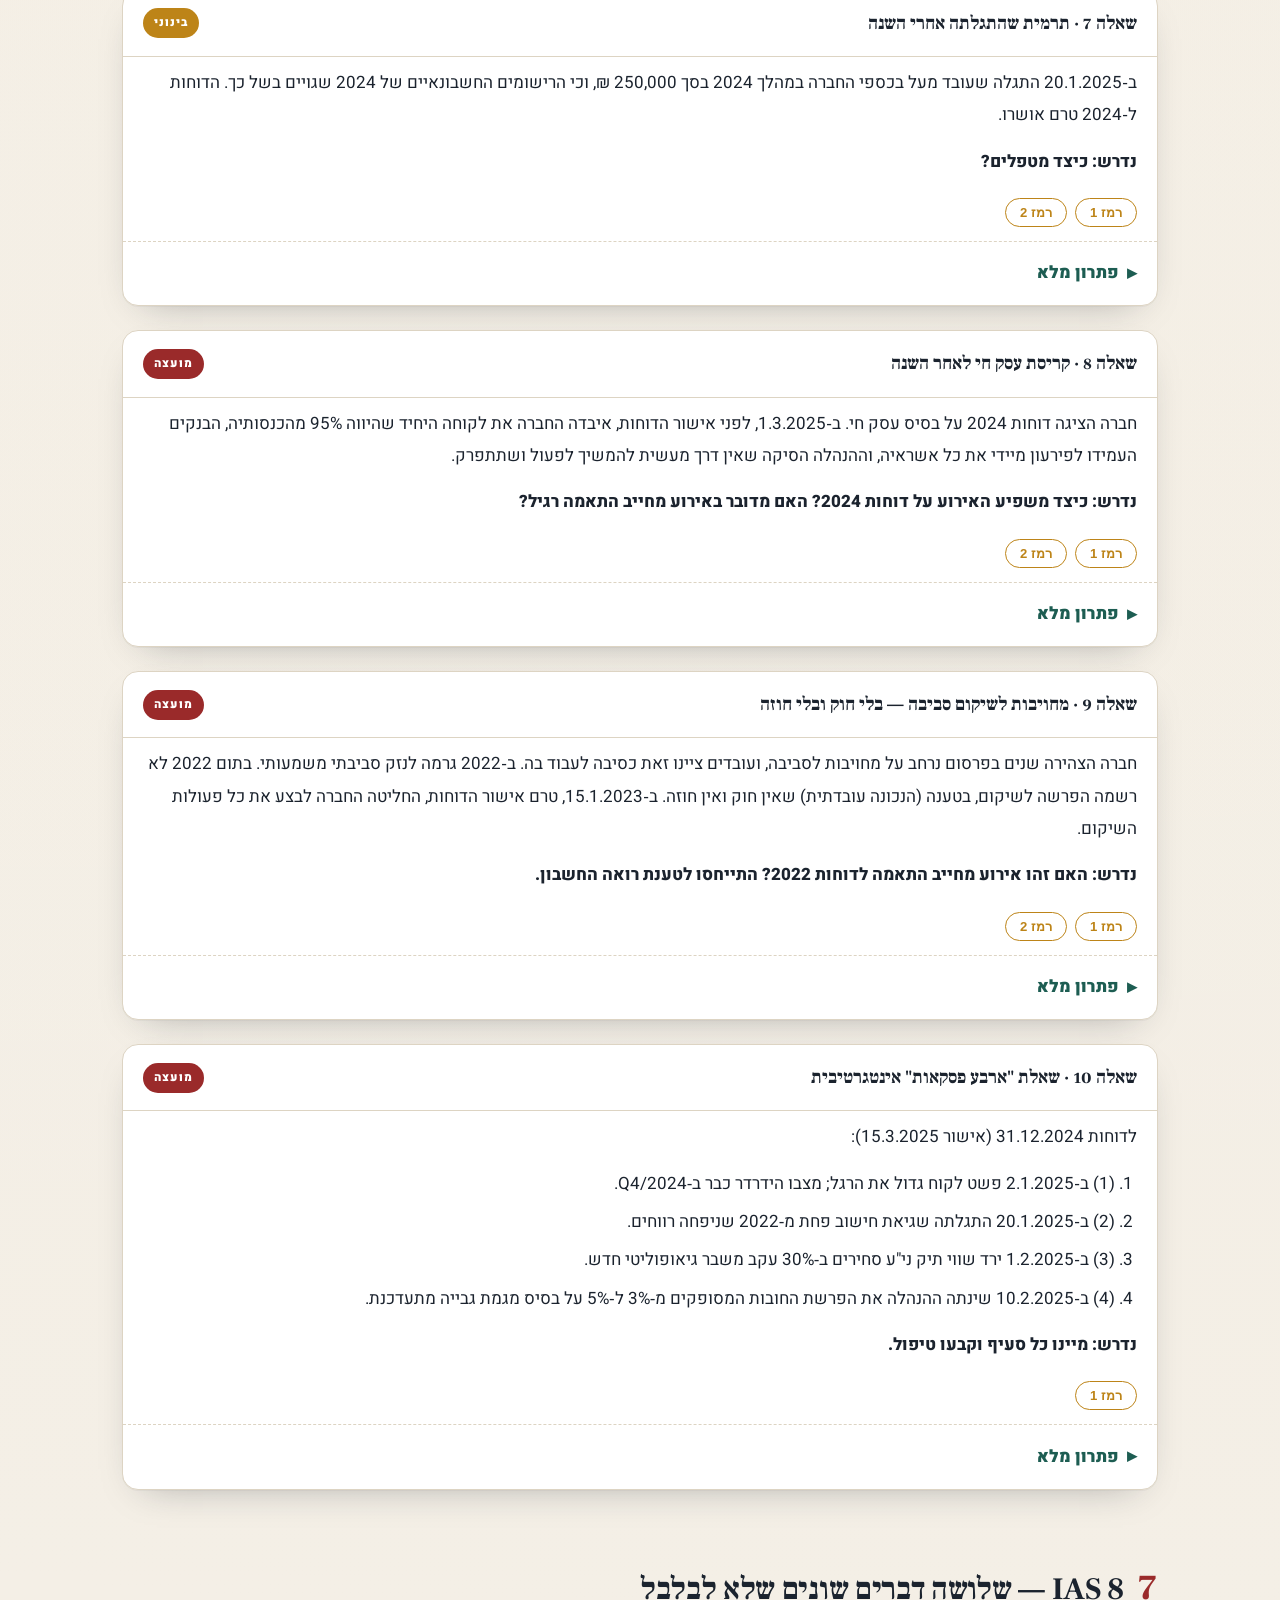
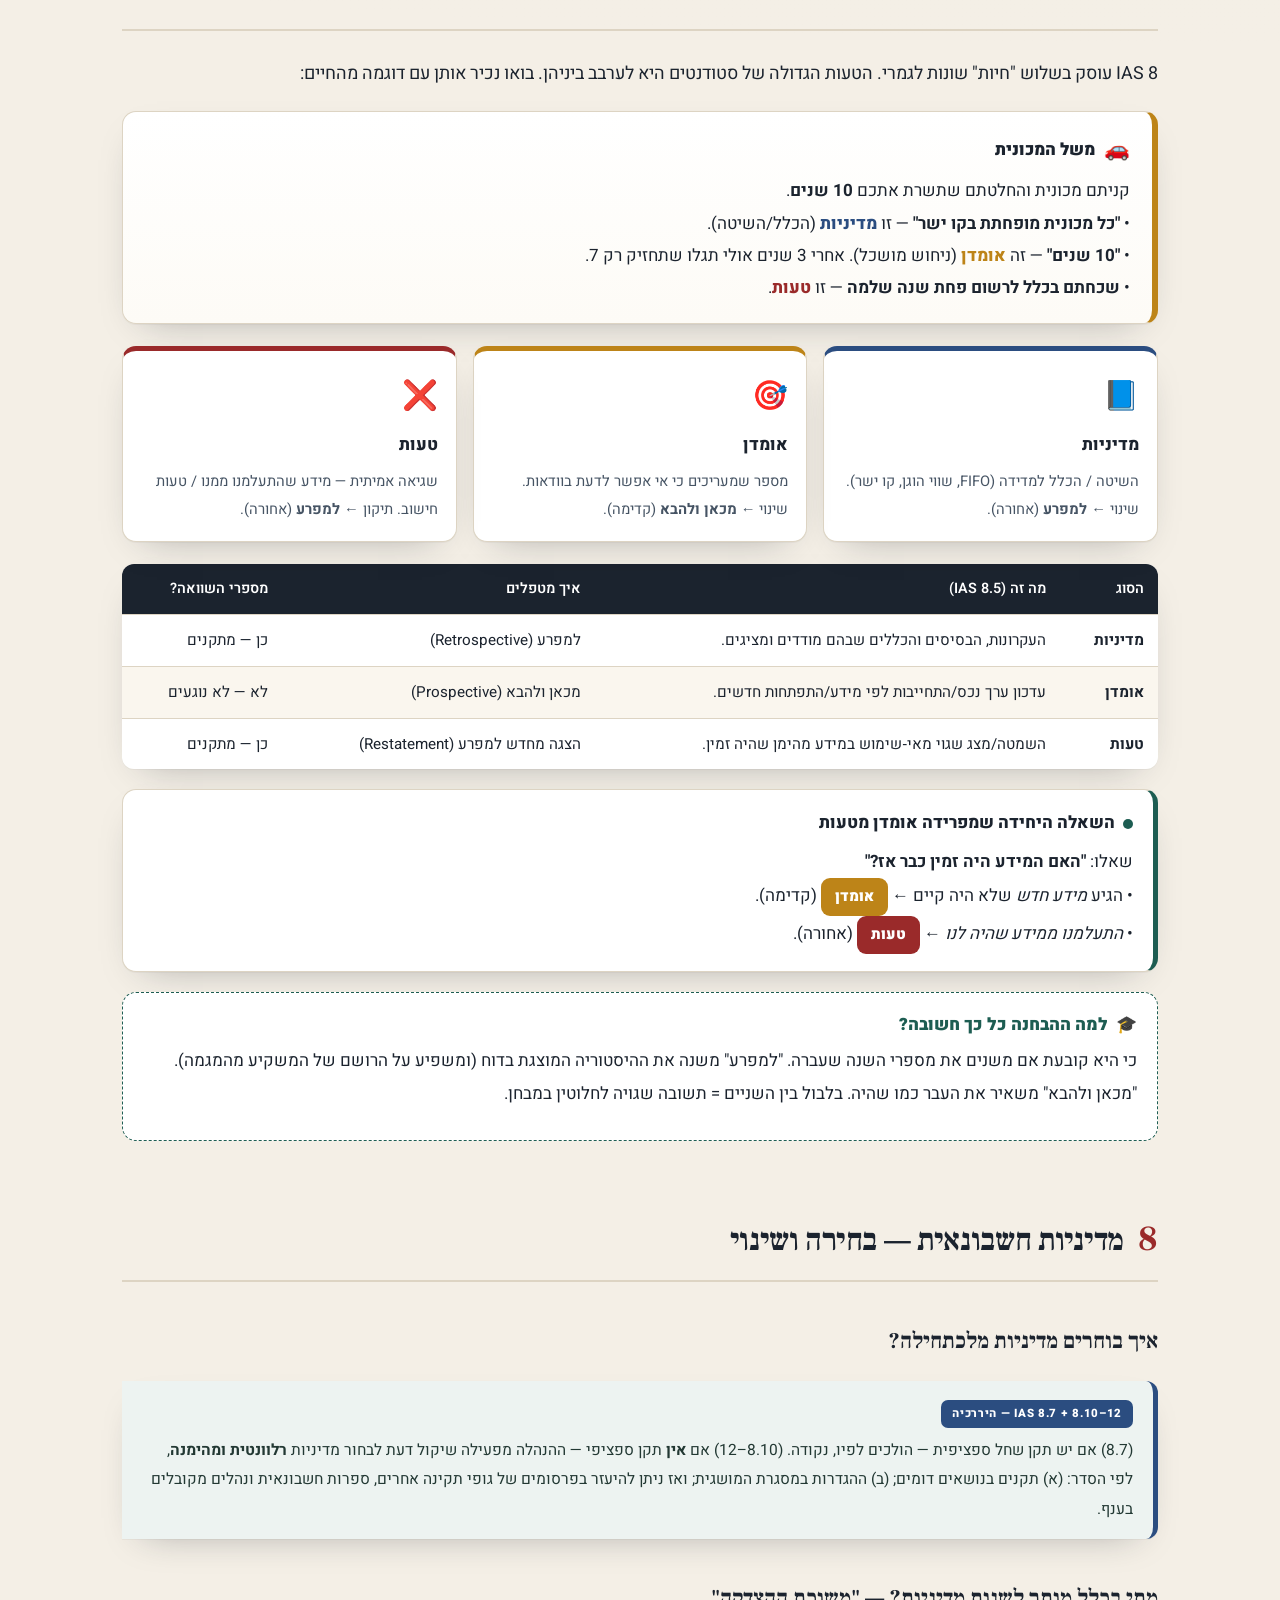
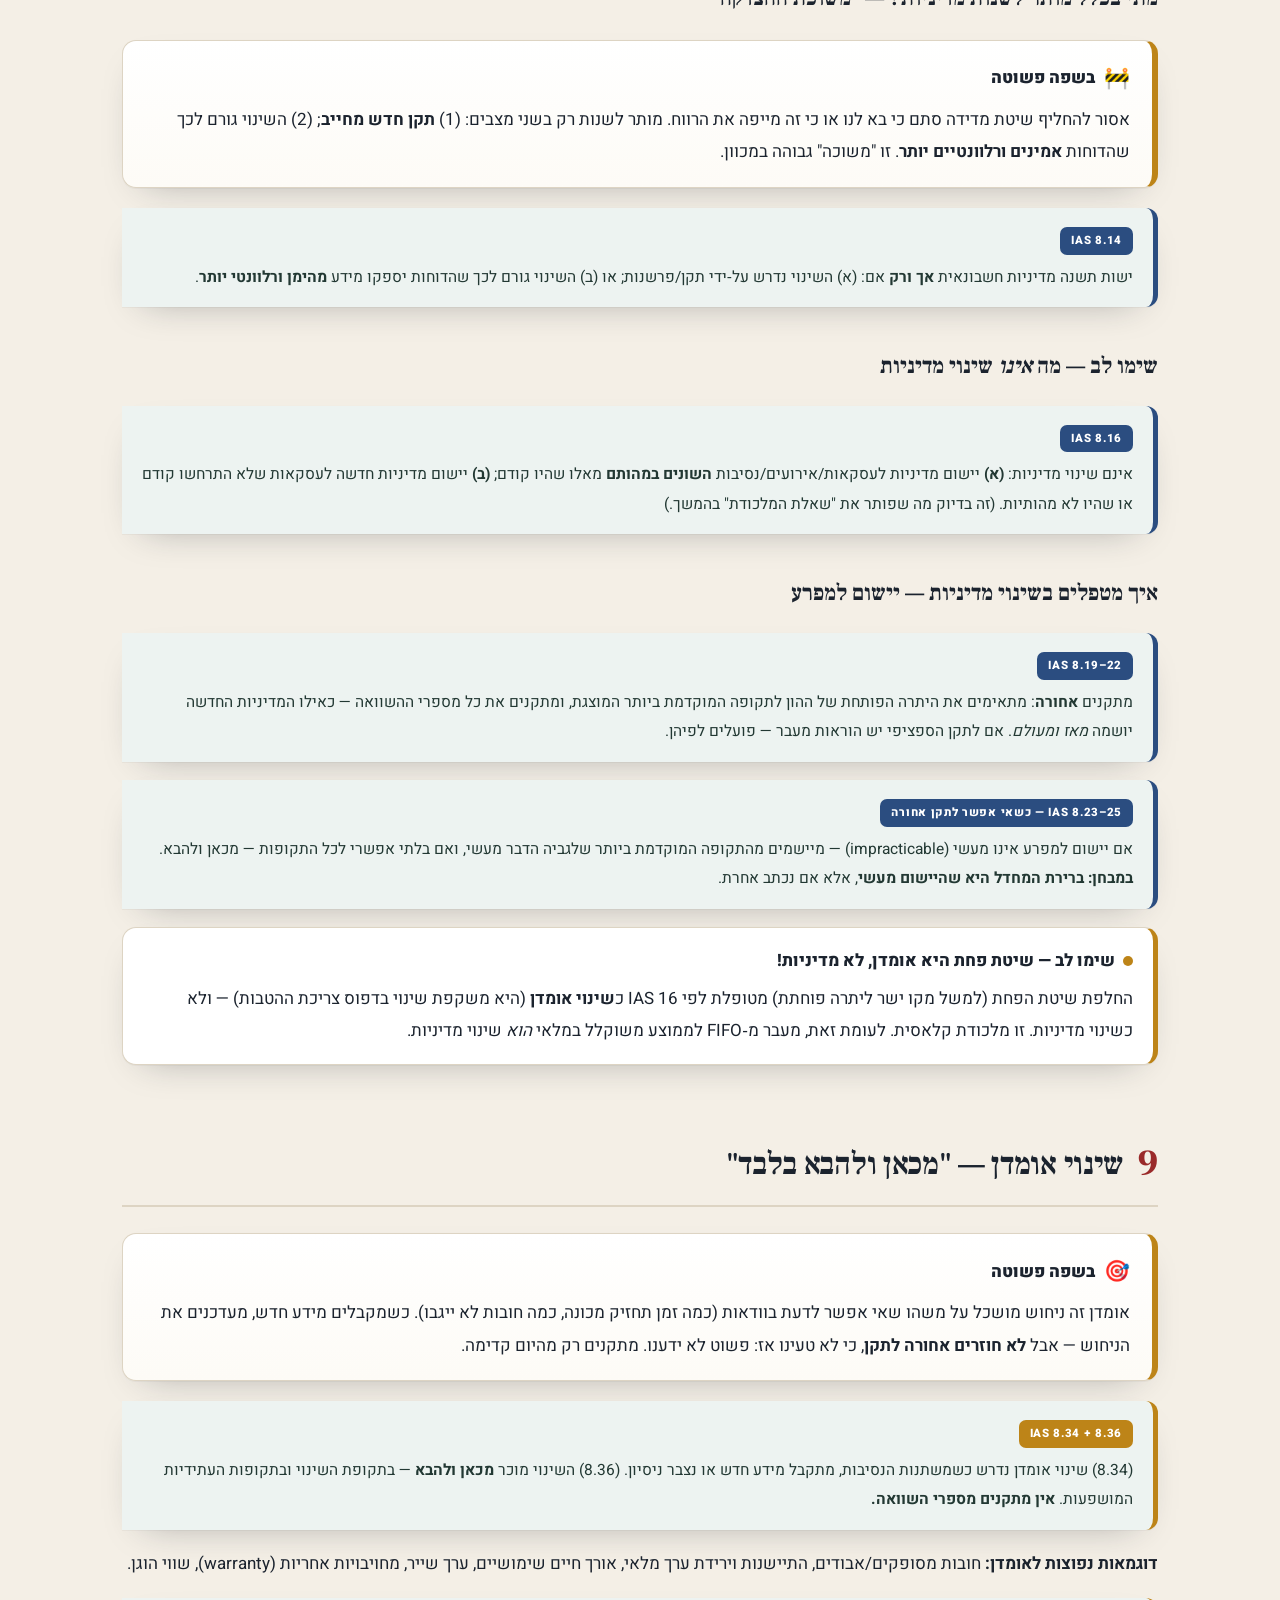
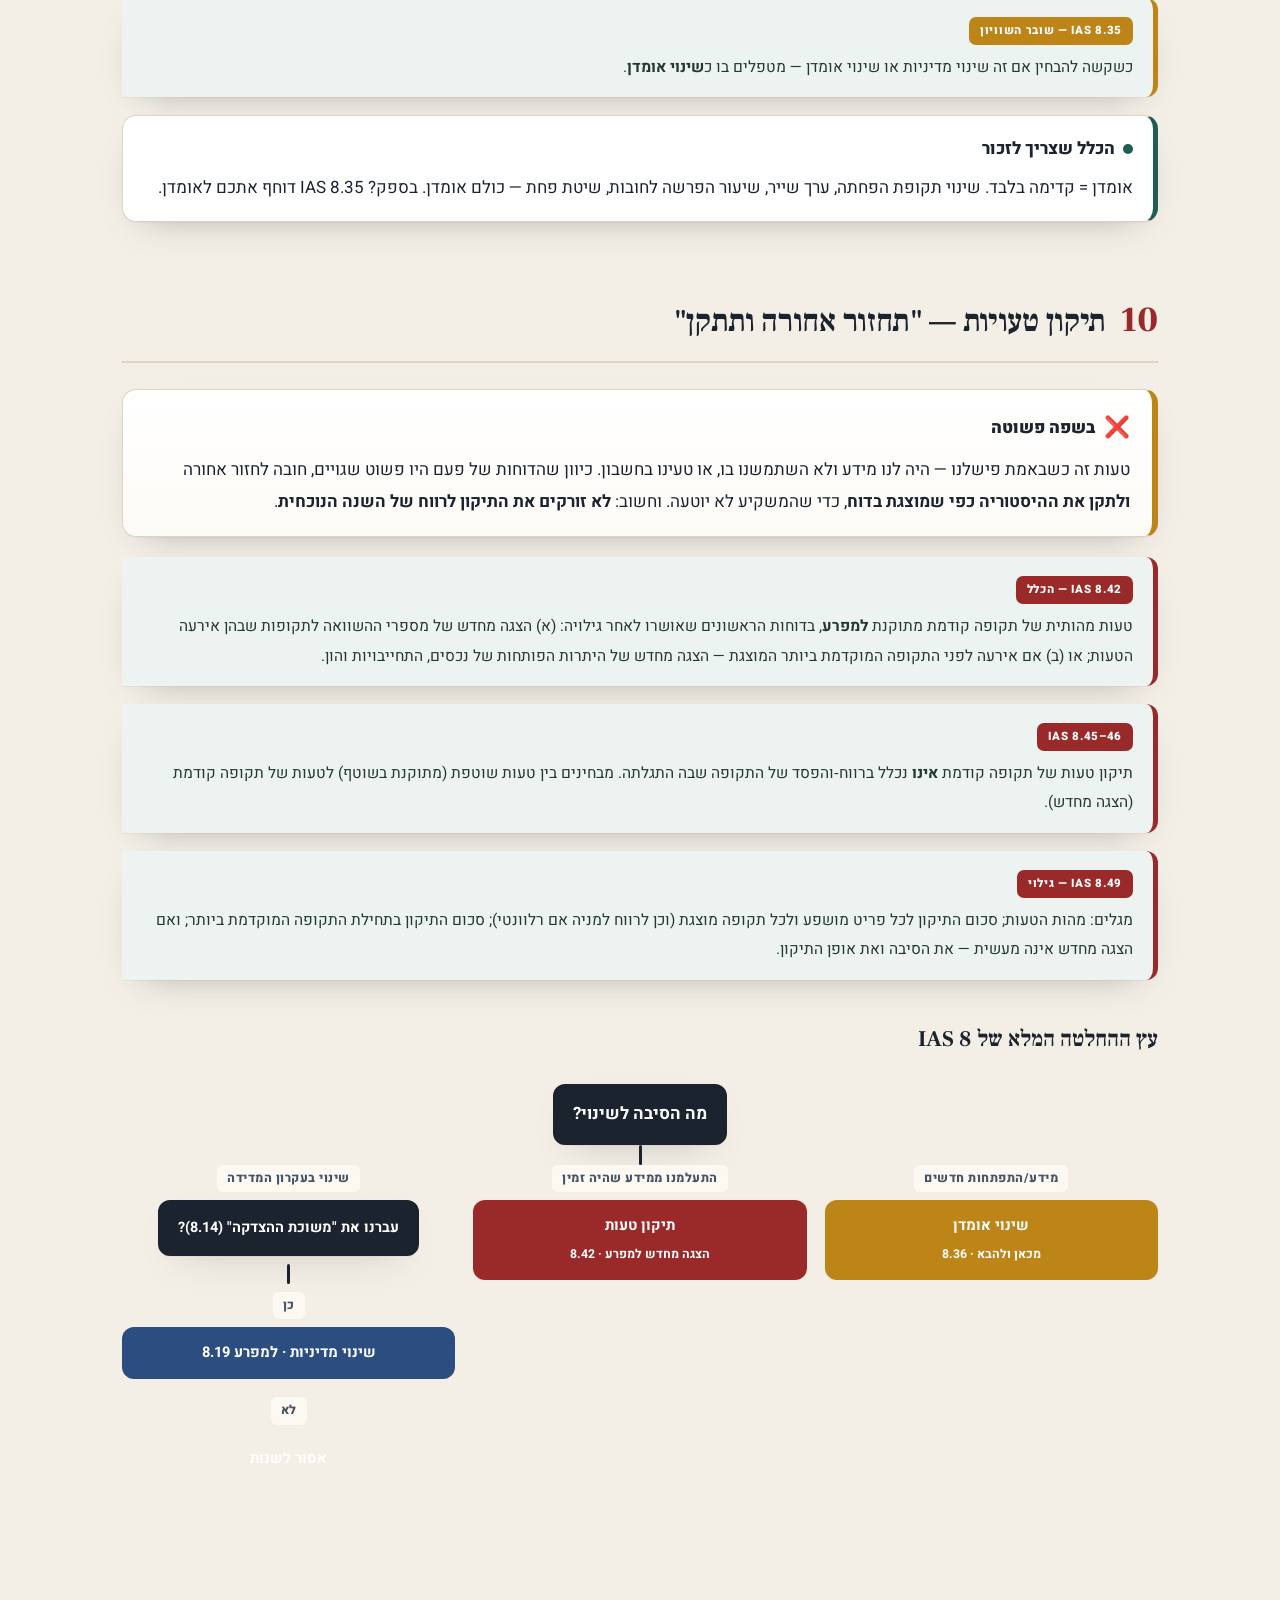
<file: ias8ias10.html>
<!DOCTYPE html>
<html lang="he" dir="rtl">
<head>
<meta charset="UTF-8">
<meta name="viewport" content="width=device-width, initial-scale=1.0">
<title>המדריך המלא — IAS 8 ו‑IAS 10 | הכנה למועצה</title>
<link rel="preconnect" href="https://fonts.googleapis.com">
<link rel="preconnect" href="https://fonts.gstatic.com" crossorigin>
<link href="https://fonts.googleapis.com/css2?family=Frank+Ruhl+Libre:wght@400;500;700;900&family=Heebo:wght@300;400;500;600;700;800;900&display=swap" rel="stylesheet">
<style>
:root{
  --ink:#1b232e; --ink-soft:#465464; --paper:#f4efe6; --paper-2:#fcf9f3;
  --line:#ddd4c3; --accent:#9a2a2a; --accent-2:#1d5d52; --accent-3:#bd8418; --accent-4:#2b4d80;
  --quote-bg:#edf3f1; --shadow:0 1px 0 rgba(27,35,46,.04), 0 14px 38px -22px rgba(27,35,46,.4);
  --radius:14px;
}
*{box-sizing:border-box}
html{scroll-behavior:smooth}
body{margin:0;font-family:"Heebo",sans-serif;color:var(--ink);line-height:1.9;font-size:17px;
  background:radial-gradient(circle at 10% -5%,#fcf9f3 0,transparent 45%),radial-gradient(circle at 95% 2%,#efe7d7 0,transparent 42%),var(--paper);
  -webkit-font-smoothing:antialiased;overflow-x:hidden}
.wrap{max-width:1080px;margin:0 auto;padding:0 22px}

/* progress bar */
#progress{position:fixed;top:0;right:0;height:4px;width:0;z-index:60;
  background:linear-gradient(90deg,var(--accent),var(--accent-3));transition:width .1s linear}

/* hero */
header.hero{border-bottom:3px solid var(--ink);padding:58px 0 34px;position:relative;overflow:hidden}
header.hero::before{content:"";position:absolute;inset:0;z-index:-1;
  background:radial-gradient(800px 300px at 85% 0%,rgba(189,132,24,.10),transparent 70%);
  animation:drift 14s ease-in-out infinite alternate}
@keyframes drift{from{transform:translateX(0)}to{transform:translateX(-40px)}}
.kicker{font-size:.82rem;letter-spacing:.22em;text-transform:uppercase;color:var(--accent);font-weight:800;margin:0 0 14px}
header.hero h1{font-family:"Frank Ruhl Libre",serif;font-weight:900;font-size:clamp(2.1rem,5.4vw,3.6rem);line-height:1.1;margin:0 0 16px;letter-spacing:-.01em}
header.hero p.lead{font-size:1.13rem;color:var(--ink-soft);max-width:62ch;margin:0}
.hero-meta{display:flex;flex-wrap:wrap;gap:10px;margin-top:24px}
.hero-meta span{font-size:.8rem;font-weight:700;background:#fff;border:1px solid var(--line);padding:7px 14px;border-radius:999px;color:var(--ink-soft)}

/* nav */
nav.toc{position:sticky;top:0;z-index:50;background:rgba(244,239,230,.94);backdrop-filter:blur(10px);
  border-bottom:1px solid var(--line);padding:9px 0}
nav.toc .inner{display:flex;flex-wrap:wrap;gap:5px;max-width:1080px;margin:0 auto;padding:0 22px}
nav.toc a{font-size:.82rem;font-weight:700;text-decoration:none;color:var(--ink-soft);padding:5px 11px;border-radius:8px;cursor:pointer;transition:.16s}
nav.toc a:hover{background:var(--ink);color:#fff}
nav.toc a.active{background:var(--accent);color:#fff}

/* sections + reveal anim */
section{margin:0 0 70px;scroll-margin-top:70px}
.reveal{opacity:0;transform:translateY(26px);transition:opacity .6s ease,transform .6s ease}
.reveal.in{opacity:1;transform:none}
.sec-head{display:flex;align-items:baseline;gap:14px;border-bottom:2px solid var(--line);padding-bottom:10px;margin-bottom:26px}
.sec-num{font-family:"Frank Ruhl Libre",serif;font-weight:900;font-size:2.2rem;color:var(--accent);line-height:1}
h2{font-family:"Frank Ruhl Libre",serif;font-weight:700;font-size:1.95rem;margin:0;letter-spacing:-.01em}
h3{font-family:"Frank Ruhl Libre",serif;font-weight:700;font-size:1.4rem;margin:38px 0 12px}
h4{font-size:1.06rem;font-weight:800;margin:24px 0 8px}
p{margin:0 0 14px}
.muted{color:var(--ink-soft)}
.big-lead{font-size:1.12rem}

/* simple-language box */
.plain{background:linear-gradient(180deg,#fff,#fdfbf6);border:1px solid var(--line);border-right:6px solid var(--accent-3);
  border-radius:var(--radius);padding:18px 22px;margin:20px 0;box-shadow:var(--shadow)}
.plain .h{font-weight:900;display:flex;align-items:center;gap:9px;margin-bottom:6px;font-size:1.05rem;color:var(--ink)}
.plain .h .emo{font-size:1.3rem}
.plain p:last-child{margin-bottom:0}
.why{background:#fff;border:1px dashed var(--accent-2);border-radius:var(--radius);padding:16px 20px;margin:20px 0}
.why .h{font-weight:900;color:var(--accent-2);margin-bottom:4px;display:flex;align-items:center;gap:8px}

/* standard cite */
.standard{background:var(--quote-bg);border-right:5px solid var(--accent-2);border-radius:0 12px 12px 0;padding:15px 20px;margin:18px 0;box-shadow:var(--shadow)}
.standard .tag{display:inline-block;font-size:.72rem;font-weight:800;letter-spacing:.06em;background:var(--accent-2);color:#fff;padding:3px 11px;border-radius:7px;margin-bottom:8px}
.standard p{margin:0;font-size:.97rem;color:#223833}
.standard.blue{border-right-color:var(--accent-4)} .standard.blue .tag{background:var(--accent-4)}
.standard.red{border-right-color:var(--accent)} .standard.red .tag{background:var(--accent)}
.standard.amber{border-right-color:var(--accent-3)} .standard.amber .tag{background:var(--accent-3)}

/* callouts */
.callout{border:1px solid var(--line);background:#fff;border-radius:var(--radius);padding:17px 20px;margin:18px 0;box-shadow:var(--shadow);transition:transform .2s}
.callout:hover{transform:translateY(-2px)}
.callout .head{font-weight:800;display:flex;align-items:center;gap:8px;margin-bottom:6px}
.callout.tip{border-right:5px solid var(--accent-3)} .callout.trap{border-right:5px solid var(--accent)} .callout.key{border-right:5px solid var(--accent-2)}
.callout p:last-child{margin-bottom:0}
.dot{width:10px;height:10px;border-radius:50%;display:inline-block}
.dot.r{background:var(--accent)}.dot.g{background:var(--accent-2)}.dot.a{background:var(--accent-3)}.dot.b{background:var(--accent-4)}

/* tables */
table{width:100%;border-collapse:collapse;margin:20px 0;font-size:.95rem;background:#fff;border-radius:12px;overflow:hidden;box-shadow:var(--shadow)}
th,td{padding:11px 14px;text-align:right;border-bottom:1px solid var(--line);vertical-align:top}
th{background:var(--ink);color:#fff;font-weight:600;font-size:.9rem}
tr:last-child td{border-bottom:none}
td:first-child{font-weight:700}
.tbl-zebra tr:nth-child(even) td{background:#faf6ee}

/* TIMELINE visual */
.timeline{position:relative;margin:34px 0 10px;padding:0 10px}
.tl-track{position:relative;height:8px;background:linear-gradient(90deg,var(--accent-2),var(--accent-3));border-radius:6px;margin:60px 0 70px}
.tl-window{position:absolute;top:-7px;height:22px;border-radius:8px;background:rgba(189,132,24,.22);border:2px dashed var(--accent-3);
  right:24%;width:46%;animation:pulse 2.6s ease-in-out infinite}
@keyframes pulse{0%,100%{background:rgba(189,132,24,.16)}50%{background:rgba(189,132,24,.34)}}
.tl-pt{position:absolute;top:50%;transform:translate(50%,-50%);text-align:center}
.tl-pt .knob{width:20px;height:20px;border-radius:50%;background:#fff;border:4px solid var(--accent-2);margin:0 auto 8px;box-shadow:var(--shadow)}
.tl-pt .lbl{font-size:.82rem;font-weight:800;white-space:nowrap;background:#fff;border:1px solid var(--line);padding:4px 10px;border-radius:8px}
.tl-pt .sub{font-size:.72rem;color:var(--ink-soft);margin-top:4px;max-width:150px}
.tl-pt.a{right:24%} .tl-pt.b{right:70%}
.tl-pt.b .knob{border-color:var(--accent-3)}
.tl-mid{position:absolute;top:-44px;right:47%;transform:translateX(50%);font-size:.78rem;font-weight:800;color:var(--accent-3)}

/* flow / decision tree */
.flow{display:flex;flex-direction:column;gap:0;margin:24px 0;align-items:center}
.flow .node{background:#fff;border:2px solid var(--ink);border-radius:12px;padding:12px 18px;text-align:center;font-weight:700;max-width:600px;box-shadow:var(--shadow)}
.flow .q{background:var(--ink);color:#fff}
.flow .arm{display:flex;gap:18px;flex-wrap:wrap;justify-content:center;width:100%}
.flow .branch{flex:1;min-width:230px;display:flex;flex-direction:column;align-items:center;gap:8px}
.flow .label{font-size:.78rem;font-weight:800;letter-spacing:.04em;color:var(--ink-soft);background:var(--paper-2);padding:2px 10px;border-radius:6px}
.flow .conn{width:3px;height:20px;background:var(--ink);border-radius:2px}
.flow .leaf{border-radius:12px;padding:12px 16px;text-align:center;font-weight:700;font-size:.92rem;width:100%;color:#fff}
.leaf.g{background:var(--accent-2)}.leaf.a{background:var(--accent-3)}.leaf.r{background:var(--accent)}.leaf.b{background:var(--accent-4)}

/* concept cards */
.cards{display:grid;grid-template-columns:repeat(auto-fit,minmax(250px,1fr));gap:16px;margin:22px 0}
.card{background:#fff;border:1px solid var(--line);border-top:5px solid var(--accent);border-radius:var(--radius);padding:18px;box-shadow:var(--shadow);transition:transform .2s}
.card:hover{transform:translateY(-4px)}
.card.g{border-top-color:var(--accent-2)}.card.a{border-top-color:var(--accent-3)}.card.b{border-top-color:var(--accent-4)}
.card h4{margin:0 0 6px}
.card .pic{font-size:1.8rem;margin-bottom:6px}
.card p{font-size:.92rem;margin:0;color:var(--ink-soft)}

/* QUESTION blocks */
.qa{border:1px solid var(--line);border-radius:16px;margin:24px 0;overflow:hidden;background:#fff;box-shadow:var(--shadow)}
.qa .qhead{padding:15px 20px;border-bottom:1px solid var(--line);display:flex;align-items:center;justify-content:space-between;gap:10px;flex-wrap:wrap}
.qa .qhead .lvl{font-size:.72rem;font-weight:900;letter-spacing:.08em;padding:4px 11px;border-radius:999px;color:#fff}
.lvl.basic{background:var(--accent-2)}.lvl.mid{background:var(--accent-3)}.lvl.council{background:var(--accent)}
.qa .qhead h4{margin:0;font-family:"Frank Ruhl Libre",serif;font-size:1.16rem;flex:1;min-width:200px}
.qa .qbody{padding:10px 20px 6px}
.qa .req{font-weight:800;margin:10px 0;color:var(--ink)}
.hintbar{display:flex;gap:8px;flex-wrap:wrap;padding:4px 20px 14px}
.hintbtn{font-size:.82rem;font-weight:800;border:1.5px solid var(--accent-3);color:var(--accent-3);background:#fff;border-radius:999px;padding:6px 14px;cursor:pointer;transition:.15s}
.hintbtn:hover{background:var(--accent-3);color:#fff}
.hint{display:none;margin:0 20px 12px;padding:12px 16px;background:#fdf6e7;border-right:4px solid var(--accent-3);border-radius:0 10px 10px 0;font-size:.93rem}
.hint.show{display:block;animation:slide .35s ease}
@keyframes slide{from{opacity:0;transform:translateY(-8px)}to{opacity:1;transform:none}}
details.sol{border-top:1px dashed var(--line)}
details.sol summary{cursor:pointer;padding:14px 20px;font-weight:900;color:var(--accent-2);list-style:none;display:flex;align-items:center;gap:8px;user-select:none}
details.sol summary::-webkit-details-marker{display:none}
details.sol summary::before{content:"▸";transition:transform .25s;display:inline-block;font-size:1.1em}
details.sol[open] summary::before{transform:rotate(-90deg)}
details.sol .solbody{padding:4px 20px 22px;border-top:1px solid var(--line);animation:slide .4s ease}
.verdict{display:inline-block;font-weight:900;padding:5px 14px;border-radius:9px;color:#fff;margin:10px 0;font-size:.92rem}
.verdict.adj{background:var(--accent-2)}.verdict.nonadj{background:var(--accent-4)}.verdict.err{background:var(--accent)}.verdict.est{background:var(--accent-3)}.verdict.gray{background:#5a6470}
.steps{counter-reset:s;padding-right:0;list-style:none;margin:10px 0}
.steps li{position:relative;padding:8px 44px 8px 0;margin:4px 0}
.steps li::before{counter-increment:s;content:counter(s);position:absolute;right:0;top:6px;width:28px;height:28px;background:var(--accent-2);color:#fff;border-radius:50%;display:flex;align-items:center;justify-content:center;font-weight:800;font-size:.85rem}
.calc{background:#f5f7f6;border:1px solid var(--line);border-radius:10px;padding:12px 16px;font-family:"Heebo";font-size:.92rem;margin:10px 0}
.calc table{box-shadow:none;margin:6px 0;background:transparent}
.calc th,.calc td{padding:6px 10px;border-color:#e3e8e6}

ol.clean,ul.clean{margin:6px 0 14px;padding-right:22px}
ol.clean li,ul.clean li{margin:6px 0}
.pill{display:inline-block;font-size:.74rem;font-weight:800;padding:2px 9px;border-radius:6px;background:var(--ink);color:#fff;vertical-align:middle}

/* glossary */
.gloss{display:grid;grid-template-columns:repeat(auto-fit,minmax(260px,1fr));gap:14px;margin:20px 0}
.gloss .term{background:#fff;border:1px solid var(--line);border-radius:12px;padding:14px 16px;box-shadow:var(--shadow)}
.gloss .term b{color:var(--accent);display:block;margin-bottom:3px}
.gloss .term span{font-size:.92rem;color:var(--ink-soft)}

/* quiz */
.quiz{background:#fff;border:1px solid var(--line);border-radius:16px;padding:22px;box-shadow:var(--shadow)}
.quiz .scorebar{display:flex;align-items:center;justify-content:space-between;gap:10px;margin-bottom:8px;font-weight:800}
.quiz .score{background:var(--accent-2);color:#fff;padding:4px 14px;border-radius:999px;font-size:.9rem}
.quiz .qitem{padding:16px 0;border-bottom:1px solid var(--line)}
.quiz .qitem:last-child{border-bottom:none}
.quiz .qtext{font-weight:700;margin-bottom:10px}
.quiz .opt{display:block;padding:10px 14px;border:1px solid var(--line);border-radius:10px;margin:6px 0;cursor:pointer;transition:.12s;font-size:.95rem}
.quiz .opt:hover{border-color:var(--ink);background:#faf7f0}
.quiz .opt.correct{background:#e3f0ea;border-color:var(--accent-2);font-weight:700}
.quiz .opt.wrong{background:#f6e2e2;border-color:var(--accent)}
.quiz .explain{font-size:.9rem;color:var(--ink-soft);margin-top:8px;display:none;background:var(--paper-2);padding:11px 14px;border-radius:9px;border-right:3px solid var(--accent-2)}
.quiz .explain.show{display:block;animation:slide .35s ease}

footer{border-top:3px solid var(--ink);padding:30px 0 70px;margin-top:40px;color:var(--ink-soft);font-size:.9rem}

@media(max-width:680px){
  body{font-size:16px}
  .flow .arm{flex-direction:column}
  .tl-window{right:20%;width:55%}
  .tl-pt.a{right:20%}.tl-pt.b{right:74%}
  .sec-num{font-size:1.7rem}
}
</style>
</head>
<body>
<div id="progress"></div>

<header class="hero">
  <div class="wrap">
    <p class="kicker">הכנה למבחני מועצת רואי חשבון · חשבונאות פיננסית · ברמת מתחילים עד מועצה</p>
    <h1>המדריך המלא<br>IAS 10 ו‑IAS 8 — מאפס ועד מועצה</h1>
    <p class="lead">כל מה שצריך לדעת על אירועים לאחר מועד הדיווח (IAS 10) ועל מדיניות, אומדנים וטעויות (IAS 8) — בשפה פשוטה, עם הסברים מצולמים, אנלוגיות מהחיים, עשרות שאלות בכל רמות הקושי, רמזים שלב‑אחרי‑שלב, ופתרונות מלאים.</p>
    <div class="hero-meta">
      <span>🎯 ללא ידע מוקדם</span>
      <span>📊 ציר זמן ותרשימי החלטה</span>
      <span>✍️ 22 שאלות פתורות</span>
      <span>💡 רמזים מדורגים</span>
      <span>🧪 מבחן עצמי</span>
    </div>
  </div>
</header>

<nav class="toc" id="toc">
  <div class="inner">
    <a data-go="intro">למה זה חשוב</a>
    <a data-go="gloss">מילון פשוט</a>
    <a data-go="ias10-base">IAS 10 · הרעיון</a>
    <a data-go="ias10-adj">מחייב התאמה</a>
    <a data-go="ias10-non">לא מחייב</a>
    <a data-go="ias10-special">דיבידנד ועסק חי</a>
    <a data-go="ias10-q">שאלות IAS 10</a>
    <a data-go="ias8-base">IAS 8 · הרעיון</a>
    <a data-go="ias8-policy">מדיניות</a>
    <a data-go="ias8-est">אומדן</a>
    <a data-go="ias8-err">טעויות</a>
    <a data-go="ias8-q">שאלות IAS 8</a>
    <a data-go="traps">מלכודות</a>
    <a data-go="quiz">מבחן עצמי</a>
  </div>
</nav>

<div class="wrap">

<!-- ===== WHY ===== -->
<section id="intro" class="reveal">
  <div class="sec-head"><span class="sec-num">0</span><h2>למה בכלל צריך את שני התקנים האלה?</h2></div>

  <p class="big-lead">תחשבו על דוח כספי כמו על <strong>תמונה שצילמתם ב‑31 בדצמבר</strong>. התמונה אמורה לתאר את מצב החברה בדיוק באותו רגע. אבל יש בעיה אחת קטנה: <strong>אף אחד לא מקבל את התמונה באותו רגע.</strong> לוקח חודשים עד שמסיימים לערוך, לבדוק ולאשר את הדוחות לפרסום.</p>

  <div class="plain">
    <div class="h"><span class="emo">📸</span>הרעיון של IAS 10 — מה קורה בין הצילום למסירה?</div>
    <p>בין רגע הצילום (31.12) לבין הרגע שבו מוסרים את התמונה ללקוח (אישור הדוחות), אתם עדיין יכולים לגעת בתמונה. השאלה הגדולה: קיבלתם מידע חדש — האם הוא <strong>מספר לכם משהו שכבר היה נכון ברגע הצילום</strong> (אז צריך לתקן את התמונה), או שקרה משהו <strong>חדש לגמרי אחרי הצילום</strong> (אז התמונה נכונה, רק מצרפים לידה פתק שמסביר)?</p>
  </div>

  <div class="plain">
    <div class="h"><span class="emo">📐</span>הרעיון של IAS 8 — איך מודדים, ומה עושים כשטעינו?</div>
    <p>IAS 8 לא עוסק בפרק זמן מסוים. הוא עונה על שלוש שאלות פשוטות: (1) <strong>איך בוחרים</strong> שיטת מדידה (מדיניות)? (2) מה עושים כשמספר שהערכנו <strong>מתעדכן</strong> כי קיבלנו מידע חדש (אומדן)? (3) מה עושים כשפשוט <strong>טעינו</strong> בעבר (טעות)? לכל אחד מהשלושה יש כלל טיפול אחר — וזה כל העניין.</p>
  </div>

  <div class="why">
    <div class="h"><span>🎓</span>בשביל מה זה חשוב לבעלי המניות?</div>
    <p>בעל מניות שקורא דוח רוצה להאמין שהמספרים אמינים ושאפשר להשוות בין שנה לשנה. שני התקנים בדיוק בשביל זה: IAS 10 דואג שהתמונה תהיה <strong>עדכנית ונכונה למועד הדיווח</strong>, ו‑IAS 8 דואג שכשמשנים שיטה או מתקנים טעות, זה ייעשה <strong>בצורה אחידה ושקופה</strong> — כך שאי אפשר "לייפות" את הדוחות סתם.</p>
  </div>

  <h3>ההבדל בשורה אחת</h3>
  <div class="cards">
    <div class="card b"><div class="pic">⏳</div><h4>IAS 10 = שאלה של זמן</h4><p>האם המידע מאיר את העבר (31.12) או נוצר אחריו? לפי זה: לתקן או רק לגלות.</p></div>
    <div class="card a"><div class="pic">🔧</div><h4>IAS 8 = שאלה של סוג</h4><p>מדיניות / אומדן / טעות? לפי זה: למפרע (אחורה) או מכאן ולהבא (קדימה).</p></div>
    <div class="card g"><div class="pic">🔗</div><h4>הגשר ביניהם</h4><p>טעות שמתגלה בחלון הזמן? IAS 10 אומר "כן, תתקן"; IAS 8 אומר "ככה תתקן".</p></div>
  </div>
</section>

<!-- ===== GLOSSARY ===== -->
<section id="gloss" class="reveal">
  <div class="sec-head"><span class="sec-num">1</span><h2>מילון מונחים — בלי מילים מפוצצות</h2></div>
  <p class="muted">לפני שמתחילים, נכיר את המילים. כל מונח מוסבר במשפט אחד פשוט.</p>
  <div class="gloss">
    <div class="term"><b>מועד הדיווח</b><span>היום שבו "מצלמים" את החברה — בדרך כלל 31.12. זה תאריך המאזן.</span></div>
    <div class="term"><b>אישור הדוחות לפרסום</b><span>היום שבו ההנהלה/דירקטוריון אומרים "סיימנו, אפשר לפרסם". סוף החלון.</span></div>
    <div class="term"><b>אירוע מחייב התאמה</b><span>מידע חדש שמספר על מצב שכבר היה קיים ב‑31.12 ← מתקנים את המספרים.</span></div>
    <div class="term"><b>אירוע שאינו מחייב התאמה</b><span>משהו חדש שקרה אחרי 31.12 ← לא נוגעים במספרים, רק כותבים ביאור.</span></div>
    <div class="term"><b>גילוי (ביאור)</b><span>טקסט שמסביר משהו חשוב שלא נכנס למספרים עצמם. כמו "פתק ליד התמונה".</span></div>
    <div class="term"><b>מדיניות חשבונאית</b><span>השיטה / הכלל שבחרנו למדוד בו (למשל FIFO למלאי, או שווי הוגן לנדל"ן).</span></div>
    <div class="term"><b>אומדן</b><span>מספר שאי אפשר לדעת בוודאות אז מעריכים (אורך חיים של מכונה, חובות אבודים).</span></div>
    <div class="term"><b>טעות</b><span>שגיאה אמיתית — התעלמנו ממידע שהיה לנו, או טעינו בחישוב.</span></div>
    <div class="term"><b>למפרע (Retrospective)</b><span>מתקנים אחורה — כאילו השיטה החדשה הייתה תמיד. משנים מספרי השוואה.</span></div>
    <div class="term"><b>מכאן ולהבא (Prospective)</b><span>מתקנים רק מהיום קדימה. לא נוגעים בעבר ובמספרי ההשוואה.</span></div>
    <div class="term"><b>מספרי השוואה</b><span>המספרים של השנה הקודמת שמופיעים ליד מספרי השנה הנוכחית בדוח.</span></div>
    <div class="term"><b>מהותי (Material)</b><span>מספיק חשוב כדי להשפיע על החלטה של מי שקורא את הדוח. ברירת מחדל במבחן: כן.</span></div>
    <div class="term"><b>מחויבות משתמעת</b><span>לא חתמתם חוזה, אבל יצרתם ציפייה אמיתית אצל אחרים שתעשו משהו ← חייבים.</span></div>
    <div class="term"><b>עסק חי</b><span>ההנחה שהחברה תמשיך לפעול. אם היא קורסת — כל הדוח נכתב אחרת לגמרי.</span></div>
  </div>
</section>

<!-- ===== IAS 10 BASE ===== -->
<section id="ias10-base" class="reveal">
  <div class="sec-head"><span class="sec-num">2</span><h2>IAS 10 — הרעיון, החלון וציר הזמן</h2></div>

  <p>כל סיפור של IAS 10 מתרחש בתוך <strong>"חלון"</strong> אחד: הזמן שבין מועד הדיווח (31.12) לבין מועד אישור הדוחות לפרסום. רק אירועים בתוך החלון הזה מעניינים את התקן. הנה זה ויזואלית:</p>

  <div class="timeline">
    <div class="tl-track">
      <div class="tl-window"></div>
      <div class="tl-mid">🪟 החלון של IAS 10</div>
      <div class="tl-pt a"><div class="knob"></div><div class="lbl">31.12 · מועד הדיווח</div><div class="sub">רגע "הצילום" של החברה</div></div>
      <div class="tl-pt b"><div class="knob"></div><div class="lbl">אישור הדוחות לפרסום</div><div class="sub">ההנהלה אומרת "מוכן לפרסום"</div></div>
    </div>
  </div>

  <div class="callout tip">
    <div class="head"><span class="dot a"></span>שלוש נקודות זמן — ושלוש תוצאות</div>
    <p>אירוע <strong>לפני</strong> 31.12 ← כבר רשום בדוח כרגיל. אירוע <strong>בתוך החלון</strong> ← זה לב התקן, צריך למיין. אירוע <strong>אחרי</strong> אישור הדוחות ← מחוץ לתחום, אין לו כל ביטוי בדוחות השנה.</p>
  </div>

  <div class="standard">
    <span class="tag">IAS 10.3 — ההגדרה</span>
    <p>אירועים לאחר תקופת הדיווח הם אירועים — טובים או רעים — שמתרחשים בין תום תקופת הדיווח לבין מועד אישור הדוחות לפרסום. מבחינים בשניים: (א) אירועים <strong>המספקים ראָיה לנסיבות שהתקיימו</strong> בתום התקופה (מחייבי התאמה); (ב) אירועים <strong>המעידים על נסיבות שנוצרו אחרי</strong> תום התקופה (שאינם מחייבי התאמה).</p>
  </div>

  <div class="standard">
    <span class="tag">IAS 10.4–7 — מתי "נסגר" החלון</span>
    <p>מועד האישור הוא היום שבו הגורם המוסמך (לרוב הדירקטוריון) מאשר את הדוחות לפרסום — ולא היום שבו בעלי המניות מאשרים אותם בדיעבד באסיפה. זיהוי המועד הזה הוא שקובע אילו אירועים בכלל נכנסים לתחום התקן.</p>
  </div>

  <h3>עץ ההחלטה של IAS 10 — שלוש שאלות, לפי הסדר</h3>
  <div class="flow">
    <div class="node q">1️⃣ האם האירוע קרה בתוך החלון (בין 31.12 לאישור)?</div>
    <div class="conn"></div>
    <div class="arm">
      <div class="branch"><span class="label">לא — מחוץ לחלון</span><div class="leaf gray">אין השפעה על דוחות השנה</div></div>
      <div class="branch">
        <span class="label">כן — בתוך החלון</span>
        <div class="node q">2️⃣ האם המידע מאיר נסיבה שכבר התקיימה ב‑31.12?</div>
        <div class="conn"></div>
        <div class="arm">
          <div class="branch"><span class="label">כן — מאיר את העבר</span><div class="leaf g">מחייב התאמה<br><small>מתקנים מספרים + גילוי אם מהותי</small></div></div>
          <div class="branch"><span class="label">לא — נסיבה חדשה</span><div class="leaf b">אינו מחייב התאמה<br><small>רק גילוי, אם מהותי</small></div></div>
        </div>
      </div>
    </div>
  </div>

  <div class="plain">
    <div class="h"><span class="emo">🧠</span>הטריק שפותר 90% מהשאלות</div>
    <p>תשאלו את עצמכם שאלה אחת בלבד: <strong>"האם הסיבה לאירוע כבר הייתה קיימת ב‑31.12?"</strong><br>
    • הלקוח פשט רגל בינואר, אבל היה במצוקה כספית כבר בדצמבר ← הסיבה הייתה קיימת ← <strong>מתקנים</strong>.<br>
    • שרֵפה השמידה מחסן בפברואר ← השרֵפה היא חדשה לגמרי ← <strong>רק מגלים</strong>.</p>
  </div>
</section>

<!-- ===== IAS 10 ADJUSTING ===== -->
<section id="ias10-adj" class="reveal">
  <div class="sec-head"><span class="sec-num">3</span><h2>אירועים מחייבי התאמה — "תתקן את התמונה"</h2></div>

  <div class="standard">
    <span class="tag">IAS 10.8 — הכלל</span>
    <p>הישות <strong>תתאים</strong> (תתקן) את הסכומים שהוכרו בדוחותיה כדי לשקף אירועים מחייבי התאמה שלאחר תקופת הדיווח.</p>
  </div>

  <div class="plain">
    <div class="h"><span class="emo">💡</span>למה בכלל מתקנים?</div>
    <p>כי המידע החדש לא "ממציא" שום דבר — הוא רק <strong>מספר לנו טוב יותר</strong> משהו שכבר היה נכון ב‑31.12. אם הסכום שרשמנו אז התבסס על ניחוש, ועכשיו יש לנו תשובה ודאית על אותו מצב — חובה לעדכן. אחרת הדוח משקר.</p>
  </div>

  <h3>רשימת הדוגמאות הרשמית (IAS 10.9)</h3>
  <div class="standard">
    <span class="tag">IAS 10.9 — חמש דוגמאות מחייבות התאמה</span>
    <p>התקן מונה מקרים מובהקים:</p>
  </div>
  <ol class="clean">
    <li><strong>(א) הכרעת תביעה משפטית</strong> אחרי 31.12, שמאשרת שכבר ב‑31.12 הייתה לחברה מחויבות ← מעדכנים/יוצרים הפרשה (לפי IAS 37).</li>
    <li><strong>(ב) מידע שמגלה שנכס היה פגום כבר ב‑31.12</strong>:
      <ul class="clean">
        <li><span class="pill">קלאסי</span> לקוח פשט רגל אחרי 31.12 — בדרך כלל מאשר שהחוב כבר היה אבוד בתום השנה.</li>
        <li>מכירת מלאי אחרי 31.12 במחיר נמוך — מספקת ראיה ששווי המימוש (NRV) כבר היה נמוך מהעלות בתום השנה.</li>
      </ul>
    </li>
    <li><strong>(ג) קביעה סופית של מחיר</strong> נכס שנקנה או נמכר <em>לפני</em> 31.12, אך הסכום הסופי נקבע אחריו.</li>
    <li><strong>(ד) קביעת בונוס/השתתפות ברווח</strong> אחרי 31.12, כשהמחויבות לשלם כבר הייתה קיימת בתום השנה.</li>
    <li><strong>(ה) גילוי תרמית או טעות</strong> שמראה שהדוחות שגויים ← מתקנים לפי כללי הטעויות של IAS 8.</li>
  </ol>

  <div class="callout key">
    <div class="head"><span class="dot g"></span>כלל אצבע מנצח</div>
    <p>אם <strong>האירוע/הנסיבה שהוליד את ההשפעה כבר התרחש לפני 31.12</strong> (התביעה הוגשה, החוב נוצר, המלאי הופק) והמידע המאוחר רק <em>מדייק</em> — זה מחייב התאמה. גם אם הסכום הסופי התגלה רק בפברואר.</p>
  </div>

  <div class="why">
    <div class="h"><span>🔍</span>איך נזכרים שזה "מחייב התאמה"?</div>
    <p>חישבו על המילה <strong>"ראיה"</strong>. אירוע מחייב התאמה הוא תמיד <em>ראיה על משהו ישן</em>. אם המידע הוא ראיה — תתקן. אם המידע הוא אירוע חדש בפני עצמו — רק תגלה.</p>
  </div>
</section>

<!-- ===== IAS 10 NON-ADJUSTING ===== -->
<section id="ias10-non" class="reveal">
  <div class="sec-head"><span class="sec-num">4</span><h2>אירועים שאינם מחייבי התאמה — "אל תיגע, רק תכתוב ביאור"</h2></div>

  <div class="standard blue">
    <span class="tag">IAS 10.10 — הכלל</span>
    <p>הישות <strong>לא תתאים</strong> את הסכומים שהוכרו, כדי לשקף אירועים שאינם מחייבי התאמה.</p>
  </div>

  <div class="standard blue">
    <span class="tag">IAS 10.11 — הדוגמה המרכזית</span>
    <p>ירידה בשווי ההוגן של השקעות בין 31.12 למועד האישור — היא <strong>אינה</strong> קשורה למצב ההשקעות בתום השנה אלא לנסיבות שנוצרו אחריו, ולכן אין מתאימים.</p>
  </div>

  <div class="standard blue">
    <span class="tag">IAS 10.21–22 — מה מגלים</span>
    <p>אם האירוע מהותי — נותנים גילוי ל‑(א) מהות האירוע ו‑(ב) אומדן ההשפעה הכספית (או הצהרה שאי אפשר לאמוד). דוגמאות מהתקן: צירוף עסקים/מכירת חברה‑בת מהותית; הפסקת פעילות; רכישות/מכירות נכסים גדולות; הרס מתקן עיקרי בשרֵפה; ארגון מחדש מהותי; הנפקה/עסקאות מהותיות במניות; שינויי שערי חליפין חריגים; שינויי שיעורי מס שנחקקו אחרי התקופה; ערבויות והתחייבויות חדשות; ופתיחת הליך משפטי הנובע <em>רק</em> מאירוע שלאחר תום התקופה.</p>
  </div>

  <div class="callout trap">
    <div class="head"><span class="dot r"></span>המלכודת הכי נפוצה במבחן: אותו תאריך, מיון הפוך</div>
    <p>שני אירועים בפברואר — מיון מנוגד:<br>
    🔥 <strong>שרֵפה</strong> שמשמידה מפעל ← נסיבה חדשה ← <span class="verdict nonadj" style="margin:0">גילוי בלבד</span><br>
    💸 <strong>פשיטת רגל של לקוח</strong> ← ראיה שהחוב כבר היה אבוד ב‑31.12 ← <span class="verdict adj" style="margin:0">מחייב התאמה</span><br>
    התאריך זהה — אבל השאלה היחידה היא: <strong>האם הסיבה קדמה ל‑31.12?</strong></p>
  </div>

  <div class="cards">
    <div class="card g"><div class="pic">⚖️</div><h4>מחייב התאמה</h4><p>פסיקה על תביעה ישנה · פשיטת רגל לקוח · מכירת מלאי שמגלה NRV · גילוי טעות/תרמית</p></div>
    <div class="card b"><div class="pic">📝</div><h4>גילוי בלבד</h4><p>שרֵפה · ירידת שווי השקעות · הנפקת מניות · רכישת חברה · שינוי שער מס שנחקק אחרי · דיבידנד שהוכרז אחרי</p></div>
  </div>
</section>

<!-- ===== IAS 10 SPECIAL ===== -->
<section id="ias10-special" class="reveal">
  <div class="sec-head"><span class="sec-num">5</span><h2>שני מקרים מיוחדים: דיבידנד ועסק חי</h2></div>

  <h3>1. דיבידנד שהוכרז אחרי תום השנה</h3>
  <div class="plain">
    <div class="h"><span class="emo">💰</span>בשפה פשוטה</div>
    <p>אם הדירקטוריון הכריז על דיבידנד רק ב‑10 בפברואר — אז ב‑31.12 <strong>עדיין לא הייתה</strong> שום התחייבות לשלם. אי אפשר לרשום התחייבות שלא הייתה קיימת. לכן: לא רושמים, רק מגלים בביאור.</p>
  </div>
  <div class="standard blue">
    <span class="tag">IAS 10.12–13</span>
    <p>דיבידנדים שהוכרזו <strong>אחרי</strong> תום התקופה אינם מוכרים כהתחייבות ב‑31.12, כי באותו מועד לא הייתה מחויבות. ניתן עליהם גילוי בלבד.</p>
  </div>

  <h3>2. עסק חי — החריג ששובר את כל הדוחות</h3>
  <div class="plain">
    <div class="h"><span class="emo">🚨</span>בשפה פשוטה</div>
    <p>אם אחרי 31.12 מתברר שהחברה הולכת להיסגר / להתפרק ואין לה דרך אחרת — זה <strong>לא "תיקון של סעיף אחד"</strong>. כל הדוח כולו נכתב מחדש על בסיס אחר (למשל, כמה שווה כל נכס אם פשוט מוכרים אותו מהר). זה האירוע היחיד שיכול "להפיל" את כל הדוח.</p>
  </div>
  <div class="standard red">
    <span class="tag">IAS 10.14–15</span>
    <p>אם ההנהלה קובעת, לאחר תום התקופה, שבכוונתה לפרק את הישות או להפסיק פעילות (או שאין חלופה מעשית) — הדוחות <strong>לא יוכנו על בסיס עסק חי</strong>. הידרדרות בתוצאות לאחר התקופה עשויה להצביע על צורך לבחון מחדש את הנחת העסק החי.</p>
  </div>
  <div class="callout key">
    <div class="head"><span class="dot g"></span>נקודה שנבחנת שוב ושוב</div>
    <p>קריסת עסק חי = <strong>שינוי בסיס ההכנה של כל הדוח</strong>, לא אירוע מחייב התאמה "רגיל". זה החריג‑על.</p>
  </div>

  <h3>גילויים כלליים</h3>
  <ul class="clean">
    <li><strong>IAS 10.17</strong> — מגלים את מועד אישור הדוחות ומי אישר אותם.</li>
    <li><strong>IAS 10.19–20</strong> — אם מתקבל מידע על נסיבות שהתקיימו בתום התקופה, מעדכנים את הגילויים בהתאם.</li>
  </ul>
</section>

<!-- ===== IAS 10 QUESTIONS ===== -->
<section id="ias10-q" class="reveal">
  <div class="sec-head"><span class="sec-num">6</span><h2>שאלות IAS 10 — מהקל לקשה</h2></div>
  <p class="muted">נסו לפתור לבד. תקועים? לחצו על "רמז" — נחשפים בהדרגה. רק בסוף פתחו את הפתרון המלא.</p>

  <!-- Q1 basic dividend -->
  <div class="qa">
    <div class="qhead"><h4>שאלה 1 · הכרזת דיבידנד אחרי השנה</h4><span class="lvl basic">קל</span></div>
    <div class="qbody">
      <p>הדירקטוריון הכריז ב‑10.2.2025, לפני אישור דוחות 2024, על דיבידנד של 500,000 ₪.</p>
      <p class="req">נדרש: האם רושמים התחייבות בדוחות 31.12.2024?</p>
    </div>
    <div class="hintbar">
      <button class="hintbtn" data-h="h1a">רמז 1</button>
      <button class="hintbtn" data-h="h1b">רמז 2</button>
    </div>
    <div class="hint" id="h1a">שאלו: ב‑31.12.2024 — האם כבר הייתה מחויבות לשלם? מתי "נולדה" ההתחייבות?</div>
    <div class="hint" id="h1b">ההכרזה היא ב‑2025. לפני ההכרזה אין חובה משפטית לשלם דיבידנד.</div>
    <details class="sol"><summary>פתרון מלא</summary><div class="solbody">
      <span class="verdict nonadj">אינו מחייב התאמה — גילוי בלבד</span>
      <p>לפי IAS 10.12–13, ב‑31.12.2024 לא הייתה מחויבות (ההכרזה רק ב‑2025). לכן אין רושמים התחייבות; נותנים גילוי בביאור על ההכרזה וסכומה. ההתחייבות תיווצר בספרי 2025.</p>
    </div></details>
  </div>

  <!-- Q2 basic bankruptcy -->
  <div class="qa">
    <div class="qhead"><h4>שאלה 2 · לקוח שפשט רגל</h4><span class="lvl basic">קל</span></div>
    <div class="qbody">
      <p>יתרת לקוח 80,000 ₪ ב‑31.12.2024. הלקוח פשט רגל ב‑2.2.2025. מתברר שמצבו הכספי הידרדר כבר במהלך הרבעון האחרון של 2024.</p>
      <p class="req">נדרש: כיצד מטפלים בדוחות 2024?</p>
    </div>
    <div class="hintbar"><button class="hintbtn" data-h="h2a">רמז 1</button><button class="hintbtn" data-h="h2b">רמז 2</button></div>
    <div class="hint" id="h2a">פשיטת הרגל קרתה בפברואר — אבל המצוקה הכספית כבר הייתה בדצמבר.</div>
    <div class="hint" id="h2b">האם המידע החדש "מאיר" את מצב החוב שכבר היה קיים ב‑31.12?</div>
    <details class="sol"><summary>פתרון מלא</summary><div class="solbody">
      <span class="verdict adj">מחייב התאמה</span>
      <p>לפי IAS 10.9(ב), פשיטת הרגל היא ראיה שהחוב כבר היה אבוד ב‑31.12.2024 (המצוקה הייתה קיימת אז). יש להכיר בירידת ערך החוב בדוחות 2024 — מפחיתים את יתרת הלקוח ומכירים בהפסד/הוצאה בגין חוב מסופק‑אבוד.</p>
    </div></details>
  </div>

  <!-- Q3 basic fire -->
  <div class="qa">
    <div class="qhead"><h4>שאלה 3 · שרֵפה במחסן</h4><span class="lvl basic">קל</span></div>
    <div class="qbody">
      <p>ב‑5.2.2025 פרצה שרֵפה והשמידה מחסן ומלאי בעלות 300,000 ₪. הדוחות ל‑2024 טרם אושרו.</p>
      <p class="req">נדרש: האם מתאימים את ערך המלאי בדוחות 2024?</p>
    </div>
    <div class="hintbar"><button class="hintbtn" data-h="h3a">רמז 1</button></div>
    <div class="hint" id="h3a">השרֵפה היא אירוע חדש לגמרי — ב‑31.12.2024 המלאי היה קיים ושלם.</div>
    <details class="sol"><summary>פתרון מלא</summary><div class="solbody">
      <span class="verdict nonadj">אינו מחייב התאמה — גילוי בלבד</span>
      <p>השרֵפה היא נסיבה חדשה שנוצרה אחרי תום התקופה. ב‑31.12.2024 המלאי היה קיים ושמיש, ולכן ערכו בדוחות 2024 נשאר ללא שינוי. בהיותו אירוע מהותי — ניתן גילוי לפי IAS 10.22 (הרס מתקן/מלאי בשרֵפה): מהות האירוע ואומדן ההשפעה הכספית.</p>
    </div></details>
  </div>

  <!-- Q4 mid court 10000 -->
  <div class="qa">
    <div class="qhead"><h4>שאלה 4 · תיקון הפרשה בעקבות פסיקה</h4><span class="lvl mid">בינוני</span></div>
    <div class="qbody">
      <p>ב‑1.4.2021 הוגשה תביעה נגד חברה על 15,000 ₪. החברה העריכה אחריות של 9,000 ₪, אך רשמה ב‑31.12.2021 הפרשה של 15,000 ₪ "מטעמי שמרנות". ב‑1.2.2022, טרם אישור הדוחות, פסק בית המשפט 10,000 ₪.</p>
      <p class="req">נדרש: האם לתקן את ההפרשה ולאיזה סכום?</p>
    </div>
    <div class="hintbar"><button class="hintbtn" data-h="h4a">רמז 1</button><button class="hintbtn" data-h="h4b">רמז 2</button></div>
    <div class="hint" id="h4a">התביעה הוגשה ב‑2021 (לפני מועד הדיווח). הפסיקה מאירה נסיבה ישנה.</div>
    <div class="hint" id="h4b">"שמרנות" אינה תקן. בין 9,000 (ניחוש) ל‑10,000 (ודאות) — מה מהימן יותר?</div>
    <details class="sol"><summary>פתרון מלא</summary><div class="solbody">
      <span class="verdict adj">מחייב התאמה — לתקן ל‑10,000 ₪</span>
      <ol class="steps">
        <li>התביעה והעילה קדמו ל‑31.12.2021 ← הפסיקה מאירה נסיבה קיימת ← IAS 10.9(א), מחייב התאמה.</li>
        <li>15,000 "שמרנות" — לא תקין; אין מנפחים התחייבות.</li>
        <li>הפסיקה (10,000) היא הראיה המהימנה ביותר על המחויבות שהייתה ב‑31.12. גוברת על אומדן היועצים (9,000).</li>
        <li>מתקנים את ההפרשה ל‑10,000 ₪; מעדכנים גם את הגילוי בדבר התביעה.</li>
      </ol>
      <div class="callout trap"><div class="head"><span class="dot r"></span>אל תיפלו ל‑9,000</div><p>הפסיקה מאוחרת ומהימנה יותר מהאומדן המוקדם — היא גוברת.</p></div>
    </div></details>
  </div>

  <!-- Q5 mid inventory NRV -->
  <div class="qa">
    <div class="qhead"><h4>שאלה 5 · מלאי שנמכר בהפסד + שרֵפה</h4><span class="lvl mid">בינוני</span></div>
    <div class="qbody">
      <p>מלאי נרשם ב‑31.12.2023 בעלות 200,000 ₪. בין 1.1.2024 ל‑20.2.2024 (אישור הדוחות) נמכר חלקו ב‑140,000 ₪, בעקבות ירידת ביקוש שכבר החלה ברבעון האחרון של 2023. בנפרד, מחסן אחר נשרף ב‑5.2.2024 (מלאי בעלות 80,000 ₪).</p>
      <p class="req">נדרש: טפלו בכל אחד מהאירועים.</p>
    </div>
    <div class="hintbar"><button class="hintbtn" data-h="h5a">רמז 1</button><button class="hintbtn" data-h="h5b">רמז 2</button></div>
    <div class="hint" id="h5a">המכירה מספקת ראיה על שווי המימוש (NRV) שכבר היה קיים ב‑31.12.2023 (הירידה החלה אז).</div>
    <div class="hint" id="h5b">השרֵפה — נסיבה חדשה; המלאי היה שלם ב‑31.12.2023.</div>
    <details class="sol"><summary>פתרון מלא</summary><div class="solbody">
      <p><span class="verdict adj">מכירת המלאי — מחייב התאמה</span></p>
      <p>IAS 10.9(ב) + IAS 2: המכירה ב‑140,000 מוכיחה ש‑NRV היה נמוך מהעלות כבר ב‑31.12.2023 (הירידה החלה ב‑Q4). מפחיתים את המלאי לשווי המימוש נטו ומכירים בהפסד בדוחות 2023.</p>
      <p><span class="verdict nonadj">השרֵפה — אינו מחייב התאמה</span></p>
      <p>נסיבה חדשה (5.2.2024). ערך המלאי ב‑31.12.2023 נשאר. אם מהותי — גילוי לפי IAS 10.22.</p>
    </div></details>
  </div>

  <!-- Q6 mid tax rate -->
  <div class="qa">
    <div class="qhead"><h4>שאלה 6 · שינוי שיעור מס שנחקק אחרי השנה</h4><span class="lvl mid">בינוני</span></div>
    <div class="qbody">
      <p>ב‑15.1.2025, טרם אישור דוחות 2024, נחקק חוק שמעלה את מס החברות מ‑23% ל‑25% החל מ‑2025.</p>
      <p class="req">נדרש: לפי איזה שיעור נמדדים המסים הנדחים ב‑31.12.2024?</p>
    </div>
    <div class="hintbar"><button class="hintbtn" data-h="h6a">רמז 1</button></div>
    <div class="hint" id="h6a">החוק נחקק ב‑2025 — האם זו נסיבה שהתקיימה ב‑31.12.2024, או נסיבה חדשה?</div>
    <details class="sol"><summary>פתרון מלא</summary><div class="solbody">
      <span class="verdict nonadj">אינו מחייב התאמה — גילוי בלבד</span>
      <p>IAS 10.22: חקיקת שיעור מס לאחר תום התקופה היא נסיבה חדשה. המסים הנדחים ב‑31.12.2024 נמדדים לפי השיעור שהיה בתוקף/נחקק <em>עד</em> תום השנה (23%). אם מהותי — גילוי לאומדן ההשפעה.</p>
      <div class="callout trap"><div class="head"><span class="dot r"></span>מלכודת</div><p>אל תמדדו מסים נדחים של 2024 לפי 25% — השיעור נחקק אחרי תום התקופה.</p></div>
    </div></details>
  </div>

  <!-- Q7 mid fraud -->
  <div class="qa">
    <div class="qhead"><h4>שאלה 7 · תרמית שהתגלתה אחרי השנה</h4><span class="lvl mid">בינוני</span></div>
    <div class="qbody">
      <p>ב‑20.1.2025 התגלה שעובד מעל בכספי החברה במהלך 2024 בסך 250,000 ₪, וכי הרישומים החשבונאיים של 2024 שגויים בשל כך. הדוחות ל‑2024 טרם אושרו.</p>
      <p class="req">נדרש: כיצד מטפלים?</p>
    </div>
    <div class="hintbar"><button class="hintbtn" data-h="h7a">רמז 1</button><button class="hintbtn" data-h="h7b">רמז 2</button></div>
    <div class="hint" id="h7a">התרמית בוצעה ב‑2024 — היא מראה שהדוחות שכבר נערכו שגויים.</div>
    <div class="hint" id="h7b">זה גם נושא של IAS 10 וגם מפעיל את כללי הטעויות של IAS 8.</div>
    <details class="sol"><summary>פתרון מלא</summary><div class="solbody">
      <span class="verdict adj">מחייב התאמה (וגם תיקון טעות לפי IAS 8)</span>
      <p>IAS 10.9(ה): גילוי תרמית/טעות שמראה שהדוחות שגויים = אירוע מחייב התאמה. מתקנים את דוחות 2024 כדי לשקף את ההשפעה האמיתית של המעילה. אם התרמית נגעה גם לתקופות קודמות שכבר פורסמו — מתקנים אותן בהצגה מחדש למפרע לפי IAS 8.42.</p>
    </div></details>
  </div>

  <!-- Q8 council going concern -->
  <div class="qa">
    <div class="qhead"><h4>שאלה 8 · קריסת עסק חי לאחר השנה</h4><span class="lvl council">מועצה</span></div>
    <div class="qbody">
      <p>חברה הציגה דוחות 2024 על בסיס עסק חי. ב‑1.3.2025, לפני אישור הדוחות, איבדה החברה את לקוחה היחיד שהיווה 95% מהכנסותיה, הבנקים העמידו לפירעון מיידי את כל אשראיה, וההנהלה הסיקה שאין דרך מעשית להמשיך לפעול ושתתפרק.</p>
      <p class="req">נדרש: כיצד משפיע האירוע על דוחות 2024? האם מדובר באירוע מחייב התאמה רגיל?</p>
    </div>
    <div class="hintbar"><button class="hintbtn" data-h="h8a">רמז 1</button><button class="hintbtn" data-h="h8b">רמז 2</button></div>
    <div class="hint" id="h8a">זה לא "סעיף אחד" שצריך לתקן — זה משפיע על האופן שבו כל הדוח נכתב.</div>
    <div class="hint" id="h8b">חפשו את המילים "בסיס הכנה" ו‑IAS 10.14.</div>
    <details class="sol"><summary>פתרון מלא</summary><div class="solbody">
      <span class="verdict gray">חריג‑על: שינוי בסיס ההכנה של כל הדוחות</span>
      <ol class="steps">
        <li>לפי IAS 10.14–15, כשההנהלה קובעת אחרי תום התקופה שאין חלופה מעשית והחברה תתפרק — <strong>הדוחות לא יוכנו על בסיס עסק חי</strong>.</li>
        <li>אין מדובר באירוע מחייב התאמה "רגיל" שמתקן סעיף אחד, אלא בשינוי <strong>בסיס המדידה הכולל</strong> — נכסים נמדדים, למשל, לפי ערכי מימוש; התחייבויות עשויות לעבור לזמן קצר; וכו'.</li>
        <li>ניתן גילוי נרחב לעובדה ולסיבות לאי‑שימוש בהנחת העסק החי.</li>
      </ol>
      <div class="callout key"><div class="head"><span class="dot g"></span>המסר</div><p>עסק חי הוא היחיד שיכול "להפיל" את כל הדוח. זה לא תיקון — זו כתיבה מחדש.</p></div>
    </div></details>
  </div>

  <!-- Q9 council constructive -->
  <div class="qa">
    <div class="qhead"><h4>שאלה 9 · מחויבות לשיקום סביבה — בלי חוק ובלי חוזה</h4><span class="lvl council">מועצה</span></div>
    <div class="qbody">
      <p>חברה הצהירה שנים בפרסום נרחב על מחויבות לסביבה, ועובדים ציינו זאת כסיבה לעבוד בה. ב‑2022 גרמה לנזק סביבתי משמעותי. בתום 2022 לא רשמה הפרשה לשיקום, בטענה (הנכונה עובדתית) שאין חוק ואין חוזה. ב‑15.1.2023, טרם אישור הדוחות, החליטה החברה לבצע את כל פעולות השיקום.</p>
      <p class="req">נדרש: האם זהו אירוע מחייב התאמה לדוחות 2022? התייחסו לטענת רואה החשבון.</p>
    </div>
    <div class="hintbar"><button class="hintbtn" data-h="h9a">רמז 1</button><button class="hintbtn" data-h="h9b">רמז 2</button></div>
    <div class="hint" id="h9a">חובה יכולה לנבוע לא רק מחוק/חוזה אלא גם מהתנהגות שיוצרת ציפייה אצל אחרים.</div>
    <div class="hint" id="h9b">חפשו "מחויבות משתמעת" (constructive obligation) ב‑IAS 37.</div>
    <details class="sol"><summary>פתרון מלא</summary><div class="solbody">
      <span class="verdict adj">מחייב התאמה — להכיר בהתחייבות כבר ב‑2022</span>
      <p>למרות שאין חוק/חוזה, החברה יצרה בהתנהגותה ובהצהרותיה <strong>ציפייה תקֵפה</strong> אצל צדדים אחרים שתשקם — זוהי <strong>מחויבות משתמעת</strong> (IAS 37.10), המוכרת כהתחייבות לכל דבר. הנזק (העילה) אירע ב‑2022; ההחלטה מ‑15.1.2023 מאשרת שהמחויבות הייתה קיימת בתום 2022. לכן מכירים בהתחייבות בדוחות 2022.</p>
      <p><strong>לעניין טענת רוה"ח:</strong> הטענה ש"אין חוק ואין חוזה" נכונה עובדתית אך אינה מספקת — מחויבות משתמעת אינה דורשת חוק או חוזה.</p>
    </div></details>
  </div>

  <!-- Q10 council four-paragraph -->
  <div class="qa">
    <div class="qhead"><h4>שאלה 10 · שאלת "ארבע פסקאות" אינטגרטיבית</h4><span class="lvl council">מועצה</span></div>
    <div class="qbody">
      <p>לדוחות 31.12.2024 (אישור 15.3.2025):</p>
      <ol class="clean">
        <li>(1) ב‑2.1.2025 פשט לקוח גדול את הרגל; מצבו הידרדר כבר ב‑Q4/2024.</li>
        <li>(2) ב‑20.1.2025 התגלתה שגיאת חישוב פחת מ‑2022 שניפחה רווחים.</li>
        <li>(3) ב‑1.2.2025 ירד שווי תיק ני"ע סחירים ב‑30% עקב משבר גיאופוליטי חדש.</li>
        <li>(4) ב‑10.2.2025 שינתה ההנהלה את הפרשת החובות המסופקים מ‑3% ל‑5% על בסיס מגמת גבייה מתעדכנת.</li>
      </ol>
      <p class="req">נדרש: מיינו כל סעיף וקבעו טיפול.</p>
    </div>
    <div class="hintbar"><button class="hintbtn" data-h="h10a">רמז 1</button></div>
    <div class="hint" id="h10a">עברו אחד‑אחד ושאלו: נסיבה ישנה או חדשה? אומדן או טעות?</div>
    <details class="sol"><summary>פתרון מלא</summary><div class="solbody">
      <p><span class="verdict adj">(1) מחייב התאמה</span> — פשיטת רגל המאשרת חוב אבוד שכבר היה ב‑31.12.2024 (IAS 10.9(ב)). מכירים בירידת ערך החוב ב‑2024.</p>
      <p><span class="verdict err">(2) תיקון טעות</span> — שגיאת חישוב 2022 (IAS 8.41). הצגה מחדש למפרע (8.42); הגילוי הוא גם אירוע מחייב התאמה לפי IAS 10.9(ה).</p>
      <p><span class="verdict nonadj">(3) אינו מחייב התאמה</span> — ירידת שווי ני"ע מנסיבה חדשה (IAS 10.11). אין התאמה; גילוי אם מהותי.</p>
      <p><span class="verdict est">(4) שינוי אומדן</span> — עדכון הפרשה לפי מגמה (IAS 8.34) ← מכאן ולהבא. <strong>שימו לב לניסוח</strong>: אם השינוי משקף את מצב הגבייה שכבר היה ב‑31.12 — ייתכן מידע מחייב התאמה המדייק אומדן; אם משקף מגמה שהתפתחה ב‑2025 — מכאן ולהבא בלבד.</p>
    </div></details>
  </div>
</section>

<!-- ===== IAS 8 BASE ===== -->
<section id="ias8-base" class="reveal">
  <div class="sec-head"><span class="sec-num">7</span><h2>IAS 8 — שלושה דברים שונים שלא לבלבל</h2></div>

  <p class="big-lead">IAS 8 עוסק בשלוש "חיות" שונות לגמרי. הטעות הגדולה של סטודנטים היא לערבב ביניהן. בואו נכיר אותן עם דוגמה מהחיים:</p>

  <div class="plain">
    <div class="h"><span class="emo">🚗</span>משל המכונית</div>
    <p>קניתם מכונית והחלטתם שתשרת אתכם <strong>10 שנים</strong>.<br>
    • <strong>"כל מכונית מופחתת בקו ישר"</strong> — זו <span style="color:var(--accent-4);font-weight:800">מדיניות</span> (הכלל/השיטה).<br>
    • <strong>"10 שנים"</strong> — זה <span style="color:var(--accent-3);font-weight:800">אומדן</span> (ניחוש מושכל). אחרי 3 שנים אולי תגלו שתחזיק רק 7.<br>
    • <strong>שכחתם בכלל לרשום פחת שנה שלמה</strong> — זו <span style="color:var(--accent);font-weight:800">טעות</span>.</p>
  </div>

  <div class="cards">
    <div class="card b"><div class="pic">📘</div><h4>מדיניות</h4><p>השיטה / הכלל למדידה (FIFO, שווי הוגן, קו ישר). שינוי ← <strong>למפרע</strong> (אחורה).</p></div>
    <div class="card a"><div class="pic">🎯</div><h4>אומדן</h4><p>מספר שמעריכים כי אי אפשר לדעת בוודאות. שינוי ← <strong>מכאן ולהבא</strong> (קדימה).</p></div>
    <div class="card"><div class="pic">❌</div><h4>טעות</h4><p>שגיאה אמיתית — מידע שהתעלמנו ממנו / טעות חישוב. תיקון ← <strong>למפרע</strong> (אחורה).</p></div>
  </div>

  <table class="tbl-zebra">
    <thead><tr><th>הסוג</th><th>מה זה (IAS 8.5)</th><th>איך מטפלים</th><th>מספרי השוואה?</th></tr></thead>
    <tbody>
      <tr><td>מדיניות</td><td>העקרונות, הבסיסים והכללים שבהם מודדים ומציגים.</td><td>למפרע (Retrospective)</td><td>כן — מתקנים</td></tr>
      <tr><td>אומדן</td><td>עדכון ערך נכס/התחייבות לפי מידע/התפתחות חדשים.</td><td>מכאן ולהבא (Prospective)</td><td>לא — לא נוגעים</td></tr>
      <tr><td>טעות</td><td>השמטה/מצג שגוי מאי‑שימוש במידע מהימן שהיה זמין.</td><td>הצגה מחדש למפרע (Restatement)</td><td>כן — מתקנים</td></tr>
    </tbody>
  </table>

  <div class="callout key">
    <div class="head"><span class="dot g"></span>השאלה היחידה שמפרידה אומדן מטעות</div>
    <p>שאלו: <strong>"האם המידע היה זמין כבר אז?"</strong><br>
    • הגיע <em>מידע חדש</em> שלא היה קיים ← <span class="verdict est" style="margin:0">אומדן</span> (קדימה).<br>
    • <em>התעלמנו ממידע שהיה לנו</em> ← <span class="verdict err" style="margin:0">טעות</span> (אחורה).</p>
  </div>

  <div class="why">
    <div class="h"><span>🎓</span>למה ההבחנה כל כך חשובה?</div>
    <p>כי היא קובעת אם משנים את מספרי השנה שעברה. "למפרע" משנה את ההיסטוריה המוצגת בדוח (ומשפיע על הרושם של המשקיע מהמגמה). "מכאן ולהבא" משאיר את העבר כמו שהיה. בלבול בין השניים = תשובה שגויה לחלוטין במבחן.</p>
  </div>
</section>

<!-- ===== IAS 8 POLICY ===== -->
<section id="ias8-policy" class="reveal">
  <div class="sec-head"><span class="sec-num">8</span><h2>מדיניות חשבונאית — בחירה ושינוי</h2></div>

  <h3>איך בוחרים מדיניות מלכתחילה?</h3>
  <div class="standard blue">
    <span class="tag">IAS 8.7 + 8.10–12 — היררכיה</span>
    <p>(8.7) אם יש תקן שחל ספציפית — הולכים לפיו, נקודה. (8.10–12) אם <strong>אין</strong> תקן ספציפי — ההנהלה מפעילה שיקול דעת לבחור מדיניות <strong>רלוונטית ומהימנה</strong>, לפי הסדר: (א) תקנים בנושאים דומים; (ב) ההגדרות במסגרת המושגית; ואז ניתן להיעזר בפרסומים של גופי תקינה אחרים, ספרות חשבונאית ונהלים מקובלים בענף.</p>
  </div>

  <h3>מתי בכלל מותר לשנות מדיניות? — "משוכת ההצדקה"</h3>
  <div class="plain">
    <div class="h"><span class="emo">🚧</span>בשפה פשוטה</div>
    <p>אסור להחליף שיטת מדידה סתם כי בא לנו או כי זה מייפה את הרווח. מותר לשנות רק בשני מצבים: (1) <strong>תקן חדש מחייב</strong>; (2) השינוי גורם לכך שהדוחות <strong>אמינים ורלוונטיים יותר</strong>. זו "משוכה" גבוהה במכוון.</p>
  </div>
  <div class="standard blue">
    <span class="tag">IAS 8.14</span>
    <p>ישות תשנה מדיניות חשבונאית <strong>אך ורק</strong> אם: (א) השינוי נדרש על‑ידי תקן/פרשנות; או (ב) השינוי גורם לכך שהדוחות יספקו מידע <strong>מהימן ורלוונטי יותר</strong>.</p>
  </div>

  <h3>שימו לב — מה <em>אינו</em> שינוי מדיניות</h3>
  <div class="standard blue">
    <span class="tag">IAS 8.16</span>
    <p>אינם שינוי מדיניות: <strong>(א)</strong> יישום מדיניות לעסקאות/אירועים/נסיבות <strong>השונים במהותם</strong> מאלו שהיו קודם; <strong>(ב)</strong> יישום מדיניות חדשה לעסקאות שלא התרחשו קודם או שהיו לא מהותיות. (זה בדיוק מה שפותר את "שאלת המלכודת" בהמשך.)</p>
  </div>

  <h3>איך מטפלים בשינוי מדיניות — יישום למפרע</h3>
  <div class="standard blue">
    <span class="tag">IAS 8.19–22</span>
    <p>מתקנים <strong>אחורה</strong>: מתאימים את היתרה הפותחת של ההון לתקופה המוקדמת ביותר המוצגת, ומתקנים את כל מספרי ההשוואה — כאילו המדיניות החדשה יושמה <em>מאז ומעולם</em>. אם לתקן הספציפי יש הוראות מעבר — פועלים לפיהן.</p>
  </div>
  <div class="standard blue">
    <span class="tag">IAS 8.23–25 — כשאי אפשר לתקן אחורה</span>
    <p>אם יישום למפרע אינו מעשי (impracticable) — מיישמים מהתקופה המוקדמת ביותר שלגביה הדבר מעשי, ואם בלתי אפשרי לכל התקופות — מכאן ולהבא. <strong>במבחן: ברירת המחדל היא שהיישום מעשי</strong>, אלא אם נכתב אחרת.</p>
  </div>

  <div class="callout tip">
    <div class="head"><span class="dot a"></span>שימו לב — שיטת פחת היא אומדן, לא מדיניות!</div>
    <p>החלפת שיטת הפחת (למשל מקו ישר ליתרה פוחתת) מטופלת לפי IAS 16 כ<strong>שינוי אומדן</strong> (היא משקפת שינוי בדפוס צריכת ההטבות) — ולא כשינוי מדיניות. זו מלכודת קלאסית. לעומת זאת, מעבר מ‑FIFO לממוצע משוקלל במלאי <em>הוא</em> שינוי מדיניות.</p>
  </div>
</section>

<!-- ===== IAS 8 ESTIMATE ===== -->
<section id="ias8-est" class="reveal">
  <div class="sec-head"><span class="sec-num">9</span><h2>שינוי אומדן — "מכאן ולהבא בלבד"</h2></div>

  <div class="plain">
    <div class="h"><span class="emo">🎯</span>בשפה פשוטה</div>
    <p>אומדן זה ניחוש מושכל על משהו שאי אפשר לדעת בוודאות (כמה זמן תחזיק מכונה, כמה חובות לא ייגבו). כשמקבלים מידע חדש, מעדכנים את הניחוש — אבל <strong>לא חוזרים אחורה לתקן</strong>, כי לא טעינו אז: פשוט לא ידענו. מתקנים רק מהיום קדימה.</p>
  </div>
  <div class="standard amber">
    <span class="tag">IAS 8.34 + 8.36</span>
    <p>(8.34) שינוי אומדן נדרש כשמשתנות הנסיבות, מתקבל מידע חדש או נצבר ניסיון. (8.36) השינוי מוכר <strong>מכאן ולהבא</strong> — בתקופת השינוי ובתקופות העתידיות המושפעות. <strong>אין מתקנים מספרי השוואה.</strong></p>
  </div>

  <p><strong>דוגמאות נפוצות לאומדן:</strong> חובות מסופקים/אבודים, התיישנות וירידת ערך מלאי, אורך חיים שימושיים, ערך שייר, מחויבויות אחריות (warranty), שווי הוגן.</p>

  <div class="standard amber">
    <span class="tag">IAS 8.35 — שובר השוויון</span>
    <p>כשקשה להבחין אם זה שינוי מדיניות או שינוי אומדן — מטפלים בו כ<strong>שינוי אומדן</strong>.</p>
  </div>

  <div class="callout key">
    <div class="head"><span class="dot g"></span>הכלל שצריך לזכור</div>
    <p>אומדן = קדימה בלבד. שינוי תקופת הפחתה, ערך שייר, שיעור הפרשה לחובות, שיטת פחת — כולם אומדן. בספק? IAS 8.35 דוחף אתכם לאומדן.</p>
  </div>
</section>

<!-- ===== IAS 8 ERRORS ===== -->
<section id="ias8-err" class="reveal">
  <div class="sec-head"><span class="sec-num">10</span><h2>תיקון טעויות — "תחזור אחורה ותתקן"</h2></div>

  <div class="plain">
    <div class="h"><span class="emo">❌</span>בשפה פשוטה</div>
    <p>טעות זה כשבאמת פישלנו — היה לנו מידע ולא השתמשנו בו, או טעינו בחשבון. כיוון שהדוחות של פעם היו פשוט שגויים, חובה לחזור אחורה <strong>ולתקן את ההיסטוריה כפי שמוצגת בדוח</strong>, כדי שהמשקיע לא יוטעה. וחשוב: <strong>לא זורקים את התיקון לרווח של השנה הנוכחית</strong>.</p>
  </div>
  <div class="standard red">
    <span class="tag">IAS 8.42 — הכלל</span>
    <p>טעות מהותית של תקופה קודמת מתוקנת <strong>למפרע</strong>, בדוחות הראשונים שאושרו לאחר גילויה: (א) הצגה מחדש של מספרי ההשוואה לתקופות שבהן אירעה הטעות; או (ב) אם אירעה לפני התקופה המוקדמת ביותר המוצגת — הצגה מחדש של היתרות הפותחות של נכסים, התחייבויות והון.</p>
  </div>
  <div class="standard red">
    <span class="tag">IAS 8.45–46</span>
    <p>תיקון טעות של תקופה קודמת <strong>אינו</strong> נכלל ברווח‑והפסד של התקופה שבה התגלתה. מבחינים בין טעות שוטפת (מתוקנת בשוטף) לטעות של תקופה קודמת (הצגה מחדש).</p>
  </div>
  <div class="standard red">
    <span class="tag">IAS 8.49 — גילוי</span>
    <p>מגלים: מהות הטעות; סכום התיקון לכל פריט מושפע ולכל תקופה מוצגת (וכן לרווח למניה אם רלוונטי); סכום התיקון בתחילת התקופה המוקדמת ביותר; ואם הצגה מחדש אינה מעשית — את הסיבה ואת אופן התיקון.</p>
  </div>

  <h3>עץ ההחלטה המלא של IAS 8</h3>
  <div class="flow">
    <div class="node q">מה הסיבה לשינוי?</div>
    <div class="conn"></div>
    <div class="arm">
      <div class="branch"><span class="label">מידע/התפתחות חדשים</span><div class="leaf a">שינוי אומדן<br><small>מכאן ולהבא · 8.36</small></div></div>
      <div class="branch"><span class="label">התעלמנו ממידע שהיה זמין</span><div class="leaf r">תיקון טעות<br><small>הצגה מחדש למפרע · 8.42</small></div></div>
      <div class="branch">
        <span class="label">שינוי בעקרון המדידה</span>
        <div class="node q" style="font-size:.9rem">עברנו את "משוכת ההצדקה" (8.14)?</div>
        <div class="conn"></div>
        <div class="arm">
          <div class="branch"><span class="label">כן</span><div class="leaf b">שינוי מדיניות · למפרע 8.19</div></div>
          <div class="branch"><span class="label">לא</span><div class="leaf gray">אסור לשנות</div></div>
        </div>
      </div>
    </div>
  </div>
</section>

<!-- ===== IAS 8 QUESTIONS ===== -->
<section id="ias8-q" class="reveal">
  <div class="sec-head"><span class="sec-num">11</span><h2>שאלות IAS 8 — מהקל לקשה</h2></div>

  <!-- Q11 basic useful life -->
  <div class="qa">
    <div class="qhead"><h4>שאלה 11 · קיצור אורך חיים של מכונה</h4><span class="lvl basic">קל</span></div>
    <div class="qbody">
      <p>מכונה נרשמה ב‑2022 עם אורך חיים מוערך של 10 שנים. בתחילת 2025, על בסיס נתוני שחיקה חדשים שהצטברו, קובעת ההנהלה שאורך החיים הכולל הוא 7 שנים בלבד.</p>
      <p class="req">נדרש: סוג השינוי? כיצד מטפלים?</p>
    </div>
    <div class="hintbar"><button class="hintbtn" data-h="hq11a">רמז 1</button></div>
    <div class="hint" id="hq11a">"נתונים חדשים שהצטברו" = מידע חדש. לא טעינו אז — פשוט לא ידענו.</div>
    <details class="sol"><summary>פתרון מלא</summary><div class="solbody">
      <span class="verdict est">שינוי אומדן — מכאן ולהבא</span>
      <p>מידע/ניסיון חדש (IAS 8.34) ← שינוי אומדן. מפחיתים את הערך בספרים בתחילת 2025 על פני יתרת אורך החיים החדש (4 שנים נוספות). <strong>אין מתקנים מספרי השוואה.</strong></p>
    </div></details>
  </div>

  <!-- Q12 basic bad debt -->
  <div class="qa">
    <div class="qhead"><h4>שאלה 12 · עדכון שיעור הפרשה לחובות מסופקים</h4><span class="lvl basic">קל</span></div>
    <div class="qbody">
      <p>החברה נהגה להפריש 3% מיתרת הלקוחות לחובות מסופקים. השנה, לאור החמרה בקצב הגבייה, עדכנה ל‑5%.</p>
      <p class="req">נדרש: סוג השינוי וטיפול?</p>
    </div>
    <div class="hintbar"><button class="hintbtn" data-h="hq12a">רמז 1</button></div>
    <div class="hint" id="hq12a">ההפרשה לחובות מסופקים היא ניחוש מושכל = אומדן קלאסי.</div>
    <details class="sol"><summary>פתרון מלא</summary><div class="solbody">
      <span class="verdict est">שינוי אומדן — מכאן ולהבא</span>
      <p>הפרשה לחובות מסופקים היא אומדן (IAS 8.5). העדכון ל‑5% מבוסס על מידע חדש ← מכאן ולהבא בתקופת השינוי. ההשפעה נזקפת לרווח‑והפסד השוטף; אין נוגעים בהשוואות.</p>
    </div></details>
  </div>

  <!-- Q13 mid depreciation method -->
  <div class="qa">
    <div class="qhead"><h4>שאלה 13 · החלפת שיטת פחת (מלכודת!)</h4><span class="lvl mid">בינוני</span></div>
    <div class="qbody">
      <p>החברה החליפה את שיטת הפחת של ציוד מקו ישר לשיטת יתרה פוחתת, כי דפוס השימוש בציוד התברר כריכוז גבוה בשנים הראשונות.</p>
      <p class="req">נדרש: האם זה שינוי מדיניות או שינוי אומדן?</p>
    </div>
    <div class="hintbar"><button class="hintbtn" data-h="hq13a">רמז 1</button><button class="hintbtn" data-h="hq13b">רמז 2</button></div>
    <div class="hint" id="hq13a">אמנם "שיטה" נשמע כמו מדיניות — אבל מה אומר IAS 16 על שיטת פחת?</div>
    <div class="hint" id="hq13b">שיטת הפחת משקפת את דפוס צריכת ההטבות — שינוי בה הוא שינוי אומדן.</div>
    <details class="sol"><summary>פתרון מלא</summary><div class="solbody">
      <span class="verdict est">שינוי אומדן — מכאן ולהבא</span>
      <p>זו מלכודת: למרות שמדובר ב"שיטה", לפי IAS 16 שיטת הפחת משקפת את <strong>דפוס צריכת ההטבות הכלכליות</strong> מהנכס, ולכן שינויה מטופל כ<strong>שינוי אומדן</strong> — מכאן ולהבא. <strong>אין</strong> מתקנים למפרע. (לעומת זאת, מעבר FIFO↔ממוצע במלאי = שינוי מדיניות, למפרע.)</p>
    </div></details>
  </div>

  <!-- Q14 mid FIFO->avg numeric -->
  <div class="qa">
    <div class="qhead"><h4>שאלה 14 · מעבר מ‑FIFO לממוצע משוקלל (מספרי)</h4><span class="lvl mid">בינוני</span></div>
    <div class="qbody">
      <p>חברה עברה ב‑2024 מ‑FIFO לעלות ממוצעת לכל המלאי, בנימוק שזה משקף טוב יותר את עלות המכר. השפעת המעבר: מלאי הסגירה ל‑31.12.2023 היה נמוך ב‑40,000 ₪ לפי השיטה החדשה. הדוחות מציגים 2024 מול 2023. שיעור מס 25%.</p>
      <p class="req">נדרש: סוג השינוי וכיצד באות לידי ביטוי ההתאמות?</p>
    </div>
    <div class="hintbar"><button class="hintbtn" data-h="hq14a">רמז 1</button><button class="hintbtn" data-h="hq14b">רמז 2</button></div>
    <div class="hint" id="hq14a">שיטת תמחיר מלאי = מדיניות. שינוי שמשפר מהימנות/רלוונטיות מותר (8.14).</div>
    <div class="hint" id="hq14b">מדיניות ← למפרע. מלאי סגירה נמוך יותר ב‑2023 ← רווח 2023 נמוך יותר.</div>
    <details class="sol"><summary>פתרון מלא</summary><div class="solbody">
      <span class="verdict est" style="background:var(--accent-4)">שינוי מדיניות — יישום למפרע</span>
      <ol class="steps">
        <li>תמחיר מלאי הוא מדיניות; המעבר עבר את משוכת ההצדקה (8.14) ← שינוי מדיניות.</li>
        <li>יישום למפרע (8.19): מתקנים את מספרי ההשוואה של 2023 כאילו תמיד היה ממוצע.</li>
        <li>מלאי 31.12.2023 קטֵן ב‑40,000 ← עלות המכר של 2023 גדלה ב‑40,000 ← הרווח לפני מס של 2023 קטֵן ב‑40,000.</li>
        <li>השפעת מס: 40,000×25% = 10,000 ← הרווח הנקי של 2023 קטֵן ב‑30,000.</li>
        <li>היתרה הפותחת של העודפים ל‑1.1.2024 מותאמת בהקטנה של 30,000 (נטו ממס).</li>
      </ol>
      <div class="calc">
        <table>
          <tr><th>פריט</th><th>השפעה על השוואת 2023</th></tr>
          <tr><td>מלאי סגירה</td><td>‑40,000</td></tr>
          <tr><td>עלות המכר</td><td>+40,000</td></tr>
          <tr><td>רווח לפני מס</td><td>‑40,000</td></tr>
          <tr><td>הוצאות מס (25%)</td><td>‑10,000</td></tr>
          <tr><td><b>רווח נקי</b></td><td><b>‑30,000</b></td></tr>
          <tr><td>יתרת עודפים פותחת 1.1.2024</td><td>‑30,000</td></tr>
        </table>
      </div>
      <p>בנוסף — גילוי לפי IAS 8.28 לטיב השינוי ולסיבתו.</p>
    </div></details>
  </div>

  <!-- Q15 mid error omitted depreciation -->
  <div class="qa">
    <div class="qhead"><h4>שאלה 15 · הפחתה שהושמטה בגלל שגיאת קידוד</h4><span class="lvl mid">בינוני</span></div>
    <div class="qbody">
      <p>התגלה שעלויות פיתוח שהוונו לנכס לפני 3 שנים (תקין) לא הופחתו כלל, עקב שגיאת קידוד טכני בהנהלת החשבונות. היה ברור שצריך להפחית על פני 3 שנים.</p>
      <p class="req">נדרש: סוג האירוע וטיפול (התגלה לפני מועד הדיווח של השנה השלישית)?</p>
    </div>
    <div class="hintbar"><button class="hintbtn" data-h="hq15a">רמז 1</button></div>
    <div class="hint" id="hq15a">לא מידע חדש (תמיד היה ברור שצריך להפחית), ולא שינוי שיטה. מה נשאר?</div>
    <details class="sol"><summary>פתרון מלא</summary><div class="solbody">
      <span class="verdict err">תיקון טעות — הצגה מחדש למפרע</span>
      <p>שגיאה ביישום (IAS 8.41) מבוססת על מידע שהיה זמין ← טעות. מטפלים לפי 8.42: מתקנים את ההפחתה לכל התקופות שהושמטו ומתאימים את היתרה הפותחת של ההון לתקופה המוקדמת ביותר המוצגת. ההשפעה אינה נזקפת לרווח‑והפסד של שנת הגילוי (8.45). מתקנים את הצבר ההפחתה ואת ערך הנכס בספרים.</p>
    </div></details>
  </div>

  <!-- Q16 mid error expense as asset numeric -->
  <div class="qa">
    <div class="qhead"><h4>שאלה 16 · הוצאה שנרשמה בטעות כנכס (מספרי)</h4><span class="lvl mid">בינוני</span></div>
    <div class="qbody">
      <p>בתחילת 2025 התגלה שהוצאות שכר של 2023 בסך 60,000 ₪ נרשמו בטעות כנכס. שיעור מס 25%. הדוחות מציגים 2024 מול 2023.</p>
      <p class="req">נדרש: תארו את ההתאמות בהצגה מחדש.</p>
    </div>
    <div class="hintbar"><button class="hintbtn" data-h="hq16a">רמז 1</button></div>
    <div class="hint" id="hq16a">נכס שהיה צריך להיות הוצאה ← הרווח של 2023 היה מנופח.</div>
    <details class="sol"><summary>פתרון מלא</summary><div class="solbody">
      <span class="verdict err">תיקון טעות — הצגה מחדש למפרע</span>
      <ul class="clean">
        <li>בהשוואת 2023: הגדלת הוצאות שכר ב‑60,000, ביטול הנכס, והקטנת הוצאות המס ב‑15,000 (60,000×25%). הרווח הנקי המוצג ל‑2023 קטֵן ב‑45,000.</li>
        <li>יתרת העודפים הפותחת ל‑1.1.2024 מותאמת בהקטנה של 45,000.</li>
        <li>ההשפעה <strong>אינה</strong> נזקפת לרווח‑והפסד של 2024/2025 (8.45).</li>
        <li>גילוי לפי 8.49: מהות הטעות וסכום התיקון לכל פריט ותקופה.</li>
      </ul>
    </div></details>
  </div>

  <!-- Q17 council estimate vs error -->
  <div class="qa">
    <div class="qhead"><h4>שאלה 17 · אותו מספר — אומדן או טעות?</h4><span class="lvl council">מועצה</span></div>
    <div class="qbody">
      <p>מכונה נרשמה ב‑2022 עם אורך חיים מוערך 10 שנים. <strong>גרסה א':</strong> ב‑2025 קובעת ההנהלה, על בסיס נתוני שחיקה חדשים, שאורך החיים 7 שנים. <strong>גרסה ב':</strong> מתברר שכבר ב‑2022 היו זמינים נתוני יצרן ברורים שאורך החיים 7 שנים, אך הם לא נלקחו בחשבון בטעות.</p>
      <p class="req">נדרש: סווגו וטפלו בכל גרסה.</p>
    </div>
    <div class="hintbar"><button class="hintbtn" data-h="hq17a">רמז 1</button><button class="hintbtn" data-h="hq17b">רמז 2</button></div>
    <div class="hint" id="hq17a">אותו מספר (7), אבל ההבדל הוא: האם המידע היה זמין כבר ב‑2022?</div>
    <div class="hint" id="hq17b">זמין אז = טעות (אחורה). הגיע עכשיו = אומדן (קדימה).</div>
    <details class="sol"><summary>פתרון מלא</summary><div class="solbody">
      <p><span class="verdict est">גרסה א' — שינוי אומדן</span></p>
      <p>נתונים חדשים (8.34) ← מכאן ולהבא (8.36): פורסים את הערך בספרים על יתרת אורך החיים. אין תיקון השוואות.</p>
      <p><span class="verdict err">גרסה ב' — תיקון טעות</span></p>
      <p>המידע היה זמין כבר ב‑2022 והושמט (8.41) ← הצגה מחדש למפרע (8.42): מתקנים את ההפחתה מ‑2022 ואת היתרה הפותחת של ההון.</p>
      <div class="callout key"><div class="head"><span class="dot g"></span>זו הסכין</div><p>אותו 7. שני טיפולים הפוכים. ההבדל היחיד: זמינות המידע אז.</p></div>
    </div></details>
  </div>

  <!-- Q18 council substance change -->
  <div class="qa">
    <div class="qhead"><h4>שאלה 18 · נכס שהפך להוצאה — לא מדיניות, לא אומדן</h4><span class="lvl council">מועצה</span></div>
    <div class="qbody">
      <p>חברה שינתה טיפול בנכס שנוצר מעלויות מו"פ: בעבר הופחת על פני 24 חודשים, אך כעת — לאור שינוי קיצוני בדפוס הצריכה הטכנולוגי, המשקף תנאים נפרדים לחלוטין והשפעות שאינן דומות כלל למקור — זקפה החברה את כל העלויות מיידית לרווח והפסד.</p>
      <p class="req">נדרש: האם הטיפול ראוי (הנח שהנסיבות מצדיקות)? סוג השינוי?</p>
    </div>
    <div class="hintbar"><button class="hintbtn" data-h="hq18a">רמז 1</button><button class="hintbtn" data-h="hq18b">רמז 2</button></div>
    <div class="hint" id="hq18a">המהות של הפריט השתנתה לחלוטין — לא רק "מספר אחר". חפשו IAS 8.16(א).</div>
    <div class="hint" id="hq18b">אם המהות שונה במהותה ← זה יישום מדיניות חדשה, לא "שינוי מדיניות".</div>
    <details class="sol"><summary>פתרון מלא</summary><div class="solbody">
      <span class="verdict gray">לא מדיניות, לא אומדן — יישום מדיניות חדשה (8.16(א))</span>
      <p><strong>הדילמה:</strong> שינוי בדפוס צריכה נשמע כמו אומדן; מעבר מנכס מופחת לזקיפה מיידית נשמע כמו מדיניות.</p>
      <div class="standard red"><span class="tag">IAS 8.16(א)</span><p>יישום מדיניות לעסקאות/נסיבות <strong>השונים במהותם</strong> מאלו שהיו קודם — אינו "שינוי מדיניות".</p></div>
      <p><strong>ההכרעה:</strong> כשמהות הפריט הנמדד משתנה עד שמשתנה לחלוטין אופי ההטבות (נכס שהופך להוצאה לא בגלל החלטה חשבונאית "מותרת" אלא כי השירות שונה לגמרי) — זהו <strong>יישום מדיניות חדשה</strong> על נסיבה שונה במהותה, ולכן הוראות היישום למפרע של IAS 8 <strong>אינן חלות</strong>. מיישמים מכאן ולהבא, כיישום ראשון. בהינתן שהנסיבות מצדיקות — הטיפול ראוי.</p>
    </div></details>
  </div>

  <!-- Q19 mid voluntary policy -->
  <div class="qa">
    <div class="qhead"><h4>שאלה 19 · "בא לנו לשנות שיטה"</h4><span class="lvl mid">בינוני</span></div>
    <div class="qbody">
      <p>מנכ"ל מבקש לעבור משיטת מדידת נדל"ן להשקעה בעלות לשיטת השווי ההוגן, "כי המתחרים עושים כך וזה ייראה טוב יותר למשקיעים".</p>
      <p class="req">נדרש: האם מותר? באילו תנאים?</p>
    </div>
    <div class="hintbar"><button class="hintbtn" data-h="hq19a">רמז 1</button></div>
    <div class="hint" id="hq19a">משוכת ההצדקה (8.14): "כי המתחרים" / "ייראה טוב" — מספיק?</div>
    <details class="sol"><summary>פתרון מלא</summary><div class="solbody">
      <span class="verdict est" style="background:var(--accent-4)">מותר רק אם מספק מידע מהימן ורלוונטי יותר</span>
      <p>לפי IAS 8.14(ב), שינוי מדיניות מרצון מותר רק אם הוא מוביל למידע <strong>מהימן ורלוונטי יותר</strong>. "כי המתחרים" או "ייראה טוב למשקיעים" אינם נימוק קביל כשלעצמם. אם מעבר לשווי הוגן אכן משקף טוב יותר את מצב הנכסים (וזה ההיגיון של מודל השווי ההוגן ב‑IAS 40) — מותר, ואז מיישמים למפרע + גילוי. אחרת — אסור לשנות.</p>
    </div></details>
  </div>

  <!-- Q20 council full restatement numeric -->
  <div class="qa">
    <div class="qhead"><h4>שאלה 20 · הצגה מחדש מלאה — חישוב מקיף</h4><span class="lvl council">מועצה</span></div>
    <div class="qbody">
      <p>בתחילת 2025 התגלה שהחברה לא הכירה בהוצאות אחריות (warranty) לאורך 2023 ו‑2024. ההפרשה הנכונה: 50,000 ₪ ב‑2023 ו‑30,000 ₪ נוספים ב‑2024. שיעור מס 25%. הדוחות מציגים 2024 מול 2023.</p>
      <p class="req">נדרש: סווגו, וחשבו את ההתאמות לכל תקופה ולעודפים הפותחים.</p>
    </div>
    <div class="hintbar"><button class="hintbtn" data-h="hq20a">רמז 1</button><button class="hintbtn" data-h="hq20b">רמז 2</button></div>
    <div class="hint" id="hq20a">אי‑הכרה בהוצאה שהייתה צריכה להירשם = טעות (לא אומדן — היה צריך להכיר).</div>
    <div class="hint" id="hq20b">פצלו את ההשפעה: כמה שייך ל‑2023, כמה ל‑2024, ומה היתרה המצטברת.</div>
    <details class="sol"><summary>פתרון מלא</summary><div class="solbody">
      <span class="verdict err">תיקון טעות — הצגה מחדש למפרע</span>
      <div class="calc">
        <table>
          <tr><th>פריט</th><th>2023</th><th>2024</th><th>מצטבר ל‑31.12.2024</th></tr>
          <tr><td>הוצאת אחריות נוספת</td><td>50,000</td><td>30,000</td><td>80,000</td></tr>
          <tr><td>חיסכון מס (25%)</td><td>12,500</td><td>7,500</td><td>20,000</td></tr>
          <tr><td><b>הקטנת רווח נקי</b></td><td><b>37,500</b></td><td><b>22,500</b></td><td><b>60,000</b></td></tr>
        </table>
      </div>
      <ol class="steps">
        <li>השוואת 2023: רווח נקי קטֵן ב‑37,500; מוצגת הפרשת אחריות 50,000 והתאמת מס נדחה 12,500.</li>
        <li>יתרת העודפים הפותחת ל‑1.1.2024 קטֵנה ב‑37,500 (השפעת 2023 בלבד).</li>
        <li>בדוח 2024 (המתוקן): הוצאה נוספת 30,000, רווח נקי קטֵן ב‑22,500.</li>
        <li>במאזן 31.12.2024: הפרשה לאחריות 80,000, נכס מס נדחה 20,000.</li>
        <li>גילוי לפי 8.49: מהות הטעות, סכומי התיקון לכל פריט/תקופה, השפעה על העודפים הפותחים.</li>
      </ol>
      <div class="callout trap"><div class="head"><span class="dot r"></span>מלכודת</div><p>אל תזרקו את כל ה‑80,000 לרווח 2024. רק 30,000 שייך ל‑2024; 50,000 שייך ל‑2023 ומתוקן בהשוואות ובעודפים הפותחים.</p></div>
    </div></details>
  </div>

  <!-- Q21 council change in estimate within asset -->
  <div class="qa">
    <div class="qhead"><h4>שאלה 21 · עדכון אורך חיים — חישוב מספרי</h4><span class="lvl council">מועצה</span></div>
    <div class="qbody">
      <p>מכונה נרכשה ב‑1.1.2022 ב‑1,000,000 ₪, אורך חיים 10 שנים, ללא ערך שייר, פחת קו ישר. ב‑1.1.2025 עודכן אורך החיים הכולל ל‑8 שנים (מידע חדש).</p>
      <p class="req">נדרש: מהו הפחת השנתי החל מ‑2025?</p>
    </div>
    <div class="hintbar"><button class="hintbtn" data-h="hq21a">רמז 1</button><button class="hintbtn" data-h="hq21b">רמז 2</button></div>
    <div class="hint" id="hq21a">שינוי אומדן ← מכאן ולהבא. קחו את הערך בספרים ב‑1.1.2025 ופרסו על יתרת השנים.</div>
    <div class="hint" id="hq21b">פחת שנתי מקורי 100,000. צברתם 3 שנים. כמה שנים נותרו לפי 8 שנים?</div>
    <details class="sol"><summary>פתרון מלא</summary><div class="solbody">
      <span class="verdict est">שינוי אומדן — מכאן ולהבא</span>
      <ol class="steps">
        <li>פחת שנתי מקורי: 1,000,000 ÷ 10 = 100,000.</li>
        <li>פחת שנצבר 2022–2024 (3 שנים): 300,000. ערך בספרים ב‑1.1.2025: 700,000.</li>
        <li>אורך חיים כולל חדש 8 שנים ← נותרו 8 − 3 = 5 שנים.</li>
        <li>פחת שנתי חדש: 700,000 ÷ 5 = <strong>140,000 ₪</strong> לשנה החל מ‑2025.</li>
      </ol>
      <p><strong>אין</strong> מתקנים את הפחת של 2022–2024 (היו 100,000 כל שנה) — זה שינוי אומדן, מכאן ולהבא בלבד.</p>
    </div></details>
  </div>

  <!-- Q22 council impracticable -->
  <div class="qa">
    <div class="qhead"><h4>שאלה 22 · כשאי אפשר לתקן אחורה</h4><span class="lvl council">מועצה</span></div>
    <div class="qbody">
      <p>חברה גילתה טעות מהותית בתמחיר מלאי שראשיתה ב‑2019, אך רישומי הכמויות והעלויות מאותן שנים אבדו, ואי אפשר לאמוד באופן מהימן את ההשפעה על התקופות המוקדמות.</p>
      <p class="req">נדרש: כיצד מטפלים?</p>
    </div>
    <div class="hintbar"><button class="hintbtn" data-h="hq22a">רמז 1</button></div>
    <div class="hint" id="hq22a">ברירת המחדל היא הצגה מחדש למפרע — אבל מה קורה כשזה "בלתי מעשי"?</div>
    <details class="sol"><summary>פתרון מלא</summary><div class="solbody">
      <span class="verdict err">תיקון טעות — בכפוף למגבלת המעשיוּת</span>
      <p>הכלל הוא הצגה מחדש למפרע (8.42), אך לפי 8.43–48, כאשר קביעת ההשפעה על תקופות מוקדמות אינה מעשית — מתקנים את היתרות מהתקופה המוקדמת ביותר שלגביה התיקון <strong>כן</strong> מעשי (ייתכן שזו התקופה השוטפת). מגלים את העובדה שהתיקון לתקופות מוקדמות אינו מעשי ואת אופן וממועד התיקון בפועל (8.49). <strong>הערה למבחן:</strong> "בלתי מעשי" הוא חריג נדיר — אל תניחו אותו אלא אם השאלה אומרת זאת במפורש (כאן: אבדן הרישומים).</p>
    </div></details>
  </div>
</section>

<!-- ===== TRAPS ===== -->
<section id="traps" class="reveal">
  <div class="sec-head"><span class="sec-num">12</span><h2>מלכודות נפוצות — שמרו לרגע לפני המבחן</h2></div>
  <div class="cards">
    <div class="card"><div class="pic">⚠️</div><h4>שמרנות אינה תקן</h4><p>הפרשה "מנופחת לזהירות" אינה תקינה. מודדים לפי האומדן הטוב ביותר.</p></div>
    <div class="card g"><div class="pic">🔄</div><h4>אותו תאריך, מיון הפוך</h4><p>פשיטת רגל לקוח = התאמה; שרֵפה / ירידת ני"ע = גילוי. שאלו: הסיבה קדמה ל‑31.12?</p></div>
    <div class="card b"><div class="pic">💰</div><h4>דיבידנד אחרי השנה</h4><p>אינו התחייבות ב‑31.12 (IAS 10.12). גילוי בלבד.</p></div>
    <div class="card"><div class="pic">⚖️</div><h4>ערעור לא פוטר מהפרשה</h4><p>פסיקה מאששת מחויבות — מכירים מלא, גם אם הוגש ערעור.</p></div>
    <div class="card a"><div class="pic">🎯</div><h4>אומדן ≠ טעות</h4><p>מידע חדש = אומדן (קדימה); השמטת מידע זמין = טעות (אחורה).</p></div>
    <div class="card a"><div class="pic">🛠️</div><h4>שיטת פחת = אומדן</h4><p>החלפת שיטת פחת מטופלת כשינוי אומדן (IAS 16), לא מדיניות.</p></div>
    <div class="card"><div class="pic">🧩</div><h4>מהות שונה לגמרי</h4><p>IAS 8.16(א): יישום מדיניות חדשה לנסיבה שונה במהותה — IAS 8 לא חל.</p></div>
    <div class="card g"><div class="pic">🚨</div><h4>עסק חי = חריג‑על</h4><p>קריסתו משנה את בסיס ההכנה של כל הדוח, לא "מתקנת סעיף".</p></div>
    <div class="card b"><div class="pic">🧾</div><h4>שיעור מס שנחקק אחרי</h4><p>גילוי בלבד; אין למדוד מסים נדחים לפי השיעור החדש (IAS 10.22).</p></div>
    <div class="card"><div class="pic">📍</div><h4>תיקון טעות ≠ רווח שוטף</h4><p>השפעת תיקון טעות לא נזקפת לרווח‑והפסד של שנת הגילוי (IAS 8.45).</p></div>
  </div>
</section>

<!-- ===== QUIZ ===== -->
<section id="quiz" class="reveal">
  <div class="sec-head"><span class="sec-num">13</span><h2>מבחן עצמי — בדקו את עצמכם</h2></div>
  <p class="muted">15 שאלות אמריקאיות. בחרו תשובה — היא תיצבע והסבר ייפתח. המונה למעלה סופר נכונות.</p>
  <div class="quiz">
    <div class="scorebar"><span>הניקוד שלך:</span><span class="score" id="score">0 / 0</span></div>
    <div id="quizbody"></div>
  </div>
</section>

</div>

<footer>
  <div class="wrap">
    <p><strong>המדריך המלא — IAS 10 ו‑IAS 8 · רמת מתחילים עד מועצת רואי חשבון.</strong> נועד ללמידה ואינו תחליף לקריאת התקנים המקוריים. ציטוטי הסעיפים מנוסחים בלשון מתומצתת לצורכי הוראה. בהצלחה במבחן! 🎓</p>
  </div>
</footer>

<script>
/* ---------- nav: JS smooth scroll (fixes broken anchors in sandbox) ---------- */
document.querySelectorAll('#toc a[data-go]').forEach(a=>{
  a.addEventListener('click',e=>{
    e.preventDefault();
    const el=document.getElementById(a.dataset.go);
    if(el) el.scrollIntoView({behavior:'smooth',block:'start'});
  });
});

/* ---------- progress bar ---------- */
const bar=document.getElementById('progress');
function updateBar(){
  const h=document.documentElement;
  const sc=h.scrollTop||document.body.scrollTop;
  const max=(h.scrollHeight-h.clientHeight)||1;
  bar.style.width=(sc/max*100)+'%';
}
window.addEventListener('scroll',updateBar,{passive:true});updateBar();

/* ---------- reveal on scroll ---------- */
const io=new IntersectionObserver((entries)=>{
  entries.forEach(en=>{if(en.isIntersecting){en.target.classList.add('in');io.unobserve(en.target);}});
},{threshold:.08});
document.querySelectorAll('.reveal').forEach(s=>io.observe(s));

/* ---------- active nav highlight ---------- */
const navLinks=[...document.querySelectorAll('#toc a[data-go]')];
const secObserver=new IntersectionObserver((entries)=>{
  entries.forEach(en=>{
    if(en.isIntersecting){
      navLinks.forEach(l=>l.classList.toggle('active',l.dataset.go===en.target.id));
    }
  });
},{rootMargin:'-45% 0px -50% 0px'});
document.querySelectorAll('section[id]').forEach(s=>secObserver.observe(s));

/* ---------- hints ---------- */
document.querySelectorAll('.hintbtn').forEach(b=>{
  b.addEventListener('click',()=>{
    const t=document.getElementById(b.dataset.h);
    if(!t) return;
    t.classList.toggle('show');
    b.style.opacity=t.classList.contains('show')?'.55':'1';
  });
});

/* ---------- quiz ---------- */
const QUESTIONS=[
  {q:"חברה הכריזה על דיבידנד ב‑5.2, אחרי תום השנה, טרם אישור הדוחות. הטיפול?",
   o:["מכירים בהתחייבות ב‑31.12","גילוי בלבד; אין התחייבות ב‑31.12","מתקנים את ההון למפרע","מכירים כהוצאה שוטפת"],c:1,
   e:"IAS 10.12–13: אין מחויבות בתום השנה ← אינו מחייב התאמה, גילוי בלבד."},
  {q:"לקוח פשט רגל ב‑10.1, כשמצבו הידרדר כבר ברבעון האחרון של שנת הדיווח. הסיווג?",
   o:["אינו מחייב התאמה — גילוי","מחייב התאמה — מכירים בירידת ערך","שינוי מדיניות","אין השפעה"],c:1,
   e:"IAS 10.9(ב): פשיטת הרגל מאששת שהחוב כבר היה אבוד בתום השנה ← מחייב התאמה."},
  {q:"שווי תיק ני\"ע סחירים ירד ב‑25% בין תום השנה לאישור, עקב משבר חדש. הטיפול?",
   o:["מתאימים את ערך התיק ל‑31.12","גילוי בלבד אם מהותי","תיקון טעות","שינוי אומדן"],c:1,
   e:"IAS 10.11: ירידת שווי השקעות אחרי התקופה = נסיבה חדשה ← אינו מחייב התאמה."},
  {q:"שרֵפה השמידה מחסן ב‑5.2, אחרי תום השנה. הטיפול בערך המלאי בדוחות?",
   o:["מתאימים את ערך המלאי ל‑31.12","אינו מחייב התאמה — גילוי אם מהותי","תיקון טעות","מכירים בהפסד בשנה הקודמת"],c:1,
   e:"השרֵפה נסיבה חדשה; המלאי היה שלם ב‑31.12 ← גילוי בלבד (IAS 10.22)."},
  {q:"התגלתה שגיאת חישוב פחת מלפני שנתיים שניפחה רווחים. כיצד מתקנים?",
   o:["מכאן ולהבא","הצגה מחדש למפרע","זוקפים לרווח‑והפסד של שנת הגילוי","אין צורך לתקן"],c:1,
   e:"IAS 8.42: תיקון טעות בהצגה מחדש למפרע; ההשפעה אינה ברווח‑והפסד של שנת הגילוי (8.45)."},
  {q:"ההנהלה עדכנה אורך חיים של מכונה מ‑10 ל‑7 שנים לפי נתוני שחיקה חדשים. הסיווג?",
   o:["שינוי אומדן — מכאן ולהבא","תיקון טעות — למפרע","שינוי מדיניות — למפרע","אירוע מחייב התאמה"],c:0,
   e:"מידע חדש (IAS 8.34) ← שינוי אומדן, מכאן ולהבא, ללא תיקון השוואות."},
  {q:"חברה החליפה שיטת פחת מקו ישר ליתרה פוחתת בעקבות דפוס שימוש חדש. הסיווג?",
   o:["שינוי מדיניות — למפרע","שינוי אומדן — מכאן ולהבא","תיקון טעות","אסור לשנות"],c:1,
   e:"לפי IAS 16, שיטת הפחת היא אומדן (דפוס צריכת ההטבות) ← שינוי אומדן."},
  {q:"מעבר מ‑FIFO לעלות ממוצעת בתמחיר מלאי. הסיווג?",
   o:["שינוי אומדן","שינוי מדיניות — למפרע","תיקון טעות","אינו מחייב התאמה"],c:1,
   e:"תמחיר מלאי = מדיניות ← יישום למפרע (אם עבר את משוכת 8.14)."},
  {q:"חוק שמעלה מס חברות נחקק ב‑20.1, אחרי תום השנה. לפי איזה שיעור מודדים מסים נדחים ב‑31.12?",
   o:["לפי השיעור החדש","לפי השיעור שהיה/נחקק עד תום השנה; גילוי בלבד","ממוצע","אין מסים נדחים"],c:1,
   e:"IAS 10.22: שינוי שנחקק אחרי התקופה אינו מחייב התאמה ← מדידה לפי השיעור עד תום השנה."},
  {q:"כשקשה להבחין אם שינוי הוא מדיניות או אומדן, התקן מורה:",
   o:["לטפל כמדיניות","לטפל כאומדן","לטפל כטעות","לא לבצע שינוי"],c:1,
   e:"IAS 8.35: בספק — מטפלים כשינוי אומדן (מכאן ולהבא)."},
  {q:"נכס מו\"פ שהופחת על 24 חודשים נזקף כעת מיידית להוצאה כי מהות ההטבות השתנתה לחלוטין. הסיווג?",
   o:["שינוי מדיניות — למפרע","שינוי אומדן","יישום מדיניות חדשה לנסיבה השונה במהותה — IAS 8 לא חל","תיקון טעות"],c:2,
   e:"IAS 8.16(א): נסיבה שונה במהותה ← יישום מדיניות חדשה; אין יישום למפרע."},
  {q:"ההנהלה קבעה אחרי תום השנה שתפרק את החברה ללא חלופה מעשית. ההשלכה?",
   o:["התאמת סעיף בודד","גילוי בלבד","הדוחות לא יוכנו על בסיס עסק חי — שינוי בסיס הכנה","אין השפעה"],c:2,
   e:"IAS 10.14–15: קריסת עסק חי = שינוי בסיס ההכנה של כל הדוח."},
  {q:"מתי מותר לשנות מדיניות מרצון (לא בעקבות תקן)?",
   o:["תמיד, לפי שיקול דעת","רק אם מוביל למידע מהימן ורלוונטי יותר","רק אם רוה\"ח מאשר","אסור בכלל"],c:1,
   e:"IAS 8.14(ב): שינוי מרצון מותר רק אם מספק מידע מהימן ורלוונטי יותר."},
  {q:"פסיקת בית משפט אחרי תום השנה קבעה פיצוי על תביעה שהוגשה לפני תום השנה. הטיפול?",
   o:["גילוי בלבד","מחייב התאמה — מעדכנים ההפרשה לסכום הפסיקה","אין השפעה","תיקון טעות"],c:1,
   e:"IAS 10.9(א): הפסיקה מאירה מחויבות שהייתה בתום השנה ← מחייב התאמה."},
  {q:"התגלה שהוצאה של 60,000 (שנה קודמת) נרשמה בטעות כנכס. מה לא נכון לעשות?",
   o:["להציג מחדש את השוואת השנה הקודמת","להתאים את העודפים הפותחים","לזקוף את כל ה‑60,000 לרווח השנה הנוכחית","לתת גילוי לפי 8.49"],c:2,
   e:"זו טעות של תקופה קודמת ← אסור לזקוף לרווח השוטף (8.45); מתקנים למפרע."}
];
const body=document.getElementById('quizbody');
const scoreEl=document.getElementById('score');
let correct=0,answered=0;
QUESTIONS.forEach((it,qi)=>{
  const d=document.createElement('div');d.className='qitem';
  d.innerHTML=`<div class="qtext">${qi+1}. ${it.q}</div>`;
  const ex=document.createElement('div');ex.className='explain';ex.textContent=it.e;
  it.o.forEach((opt,oi)=>{
    const o=document.createElement('div');o.className='opt';o.textContent=opt;
    o.addEventListener('click',()=>{
      if(d.dataset.done)return;d.dataset.done='1';answered++;
      d.querySelectorAll('.opt').forEach((el,idx)=>{
        if(idx===it.c)el.classList.add('correct');
        else if(idx===oi)el.classList.add('wrong');
        el.style.cursor='default';
      });
      if(oi===it.c)correct++;
      ex.classList.add('show');
      scoreEl.textContent=correct+' / '+answered;
    });
    d.appendChild(o);
  });
  d.appendChild(ex);body.appendChild(d);
});
</script>
</body>
</html>
</file>
